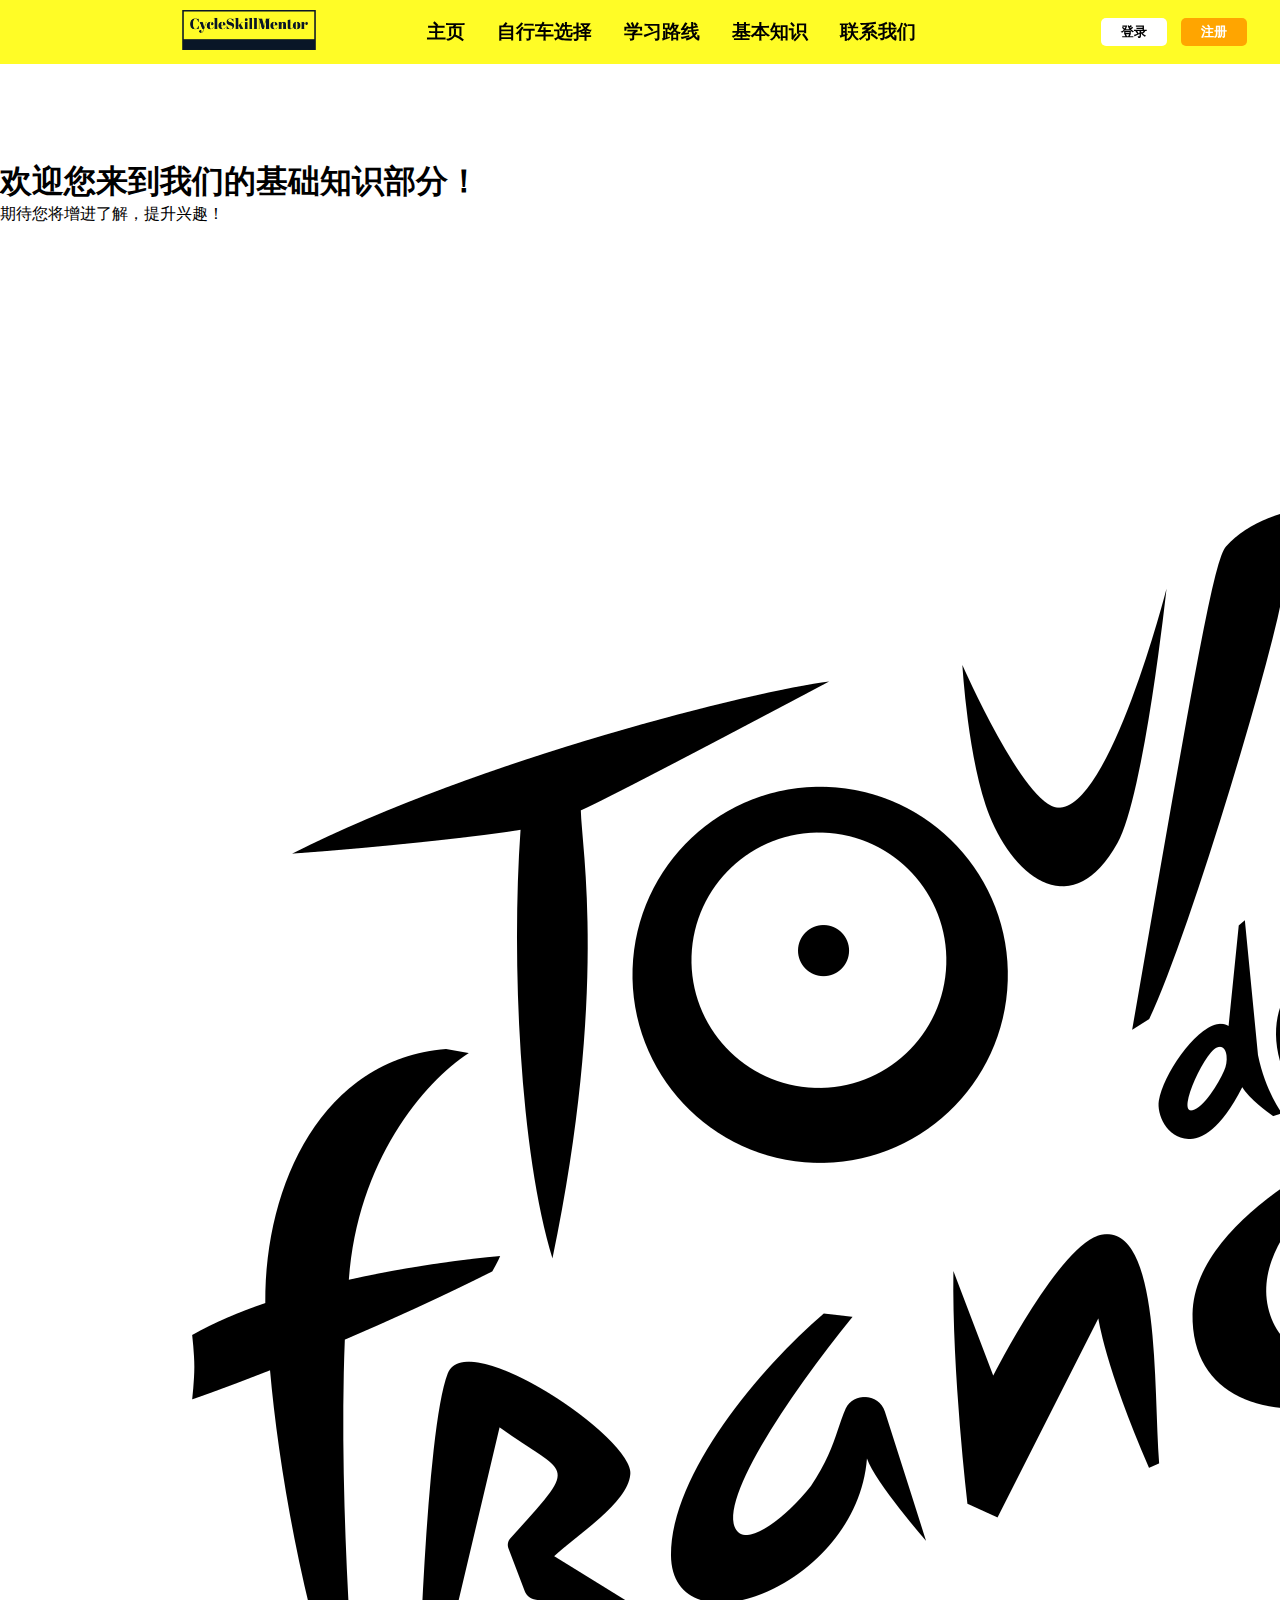
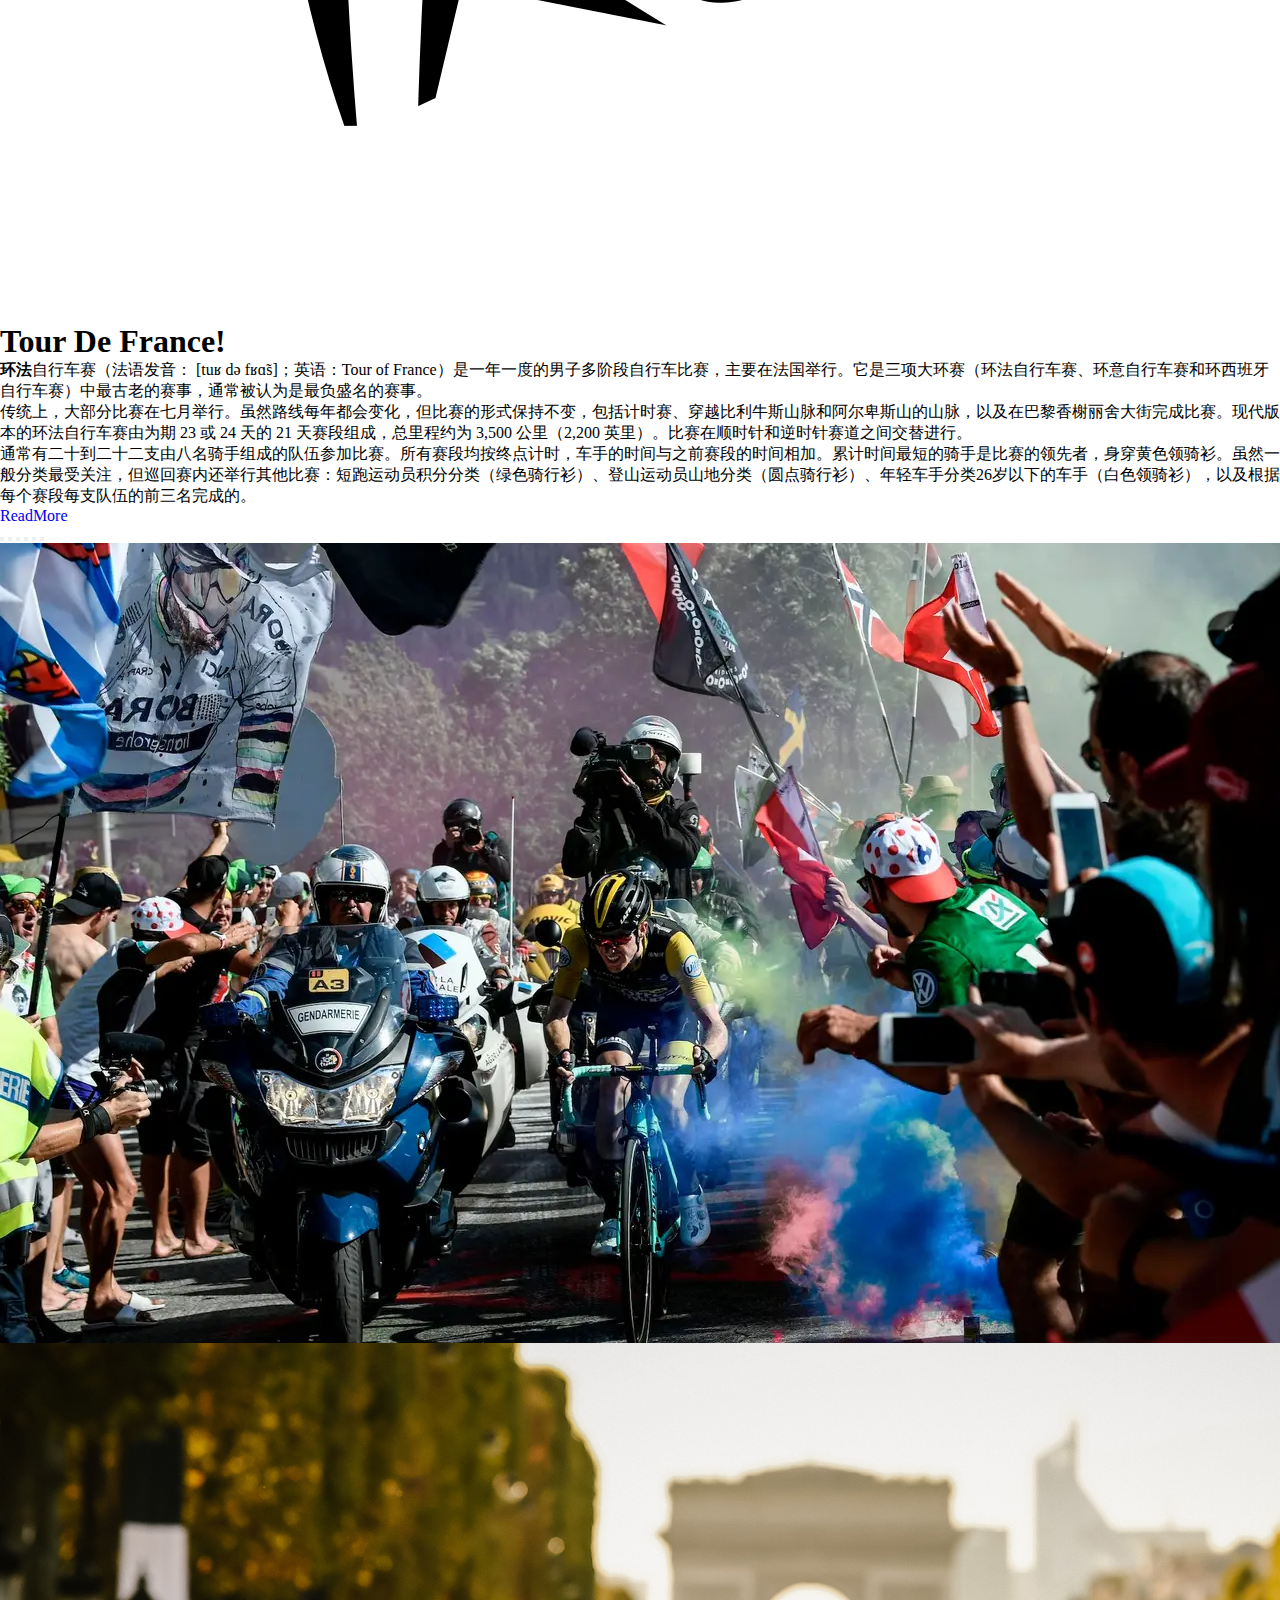
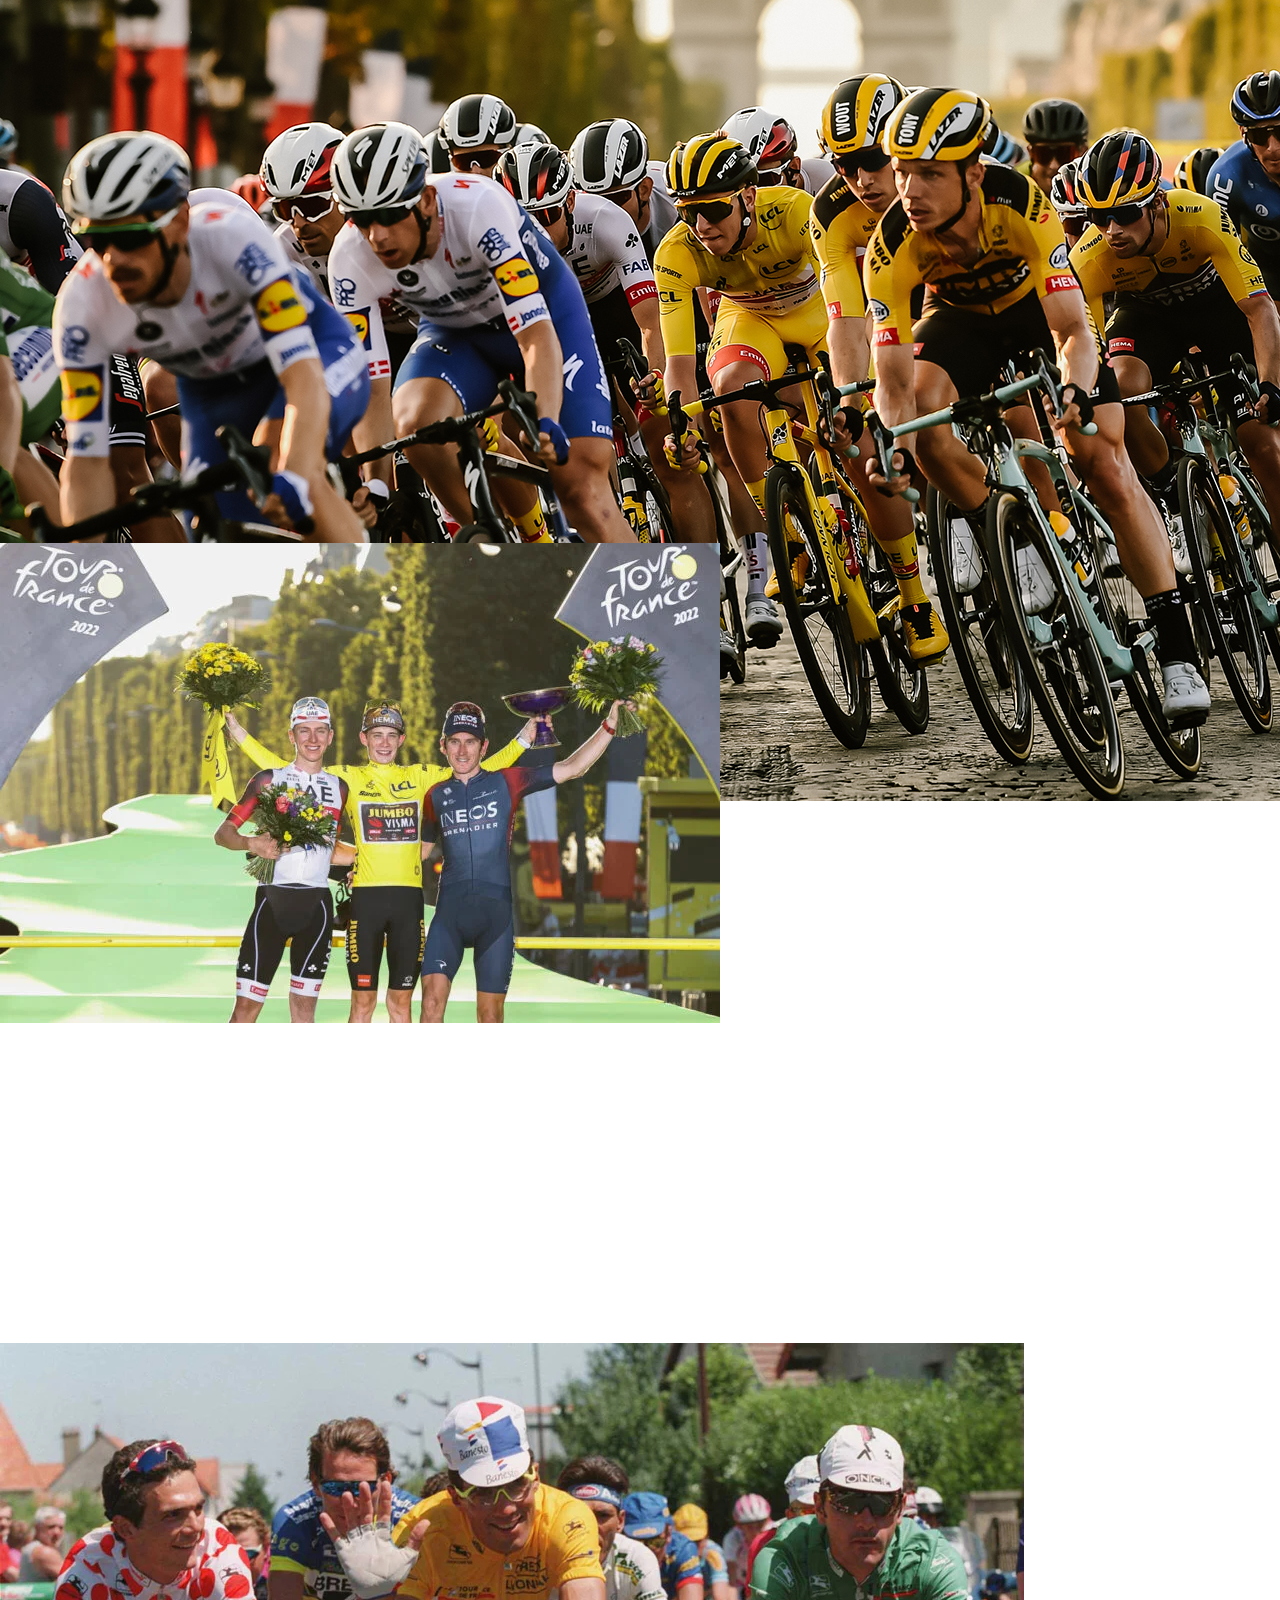
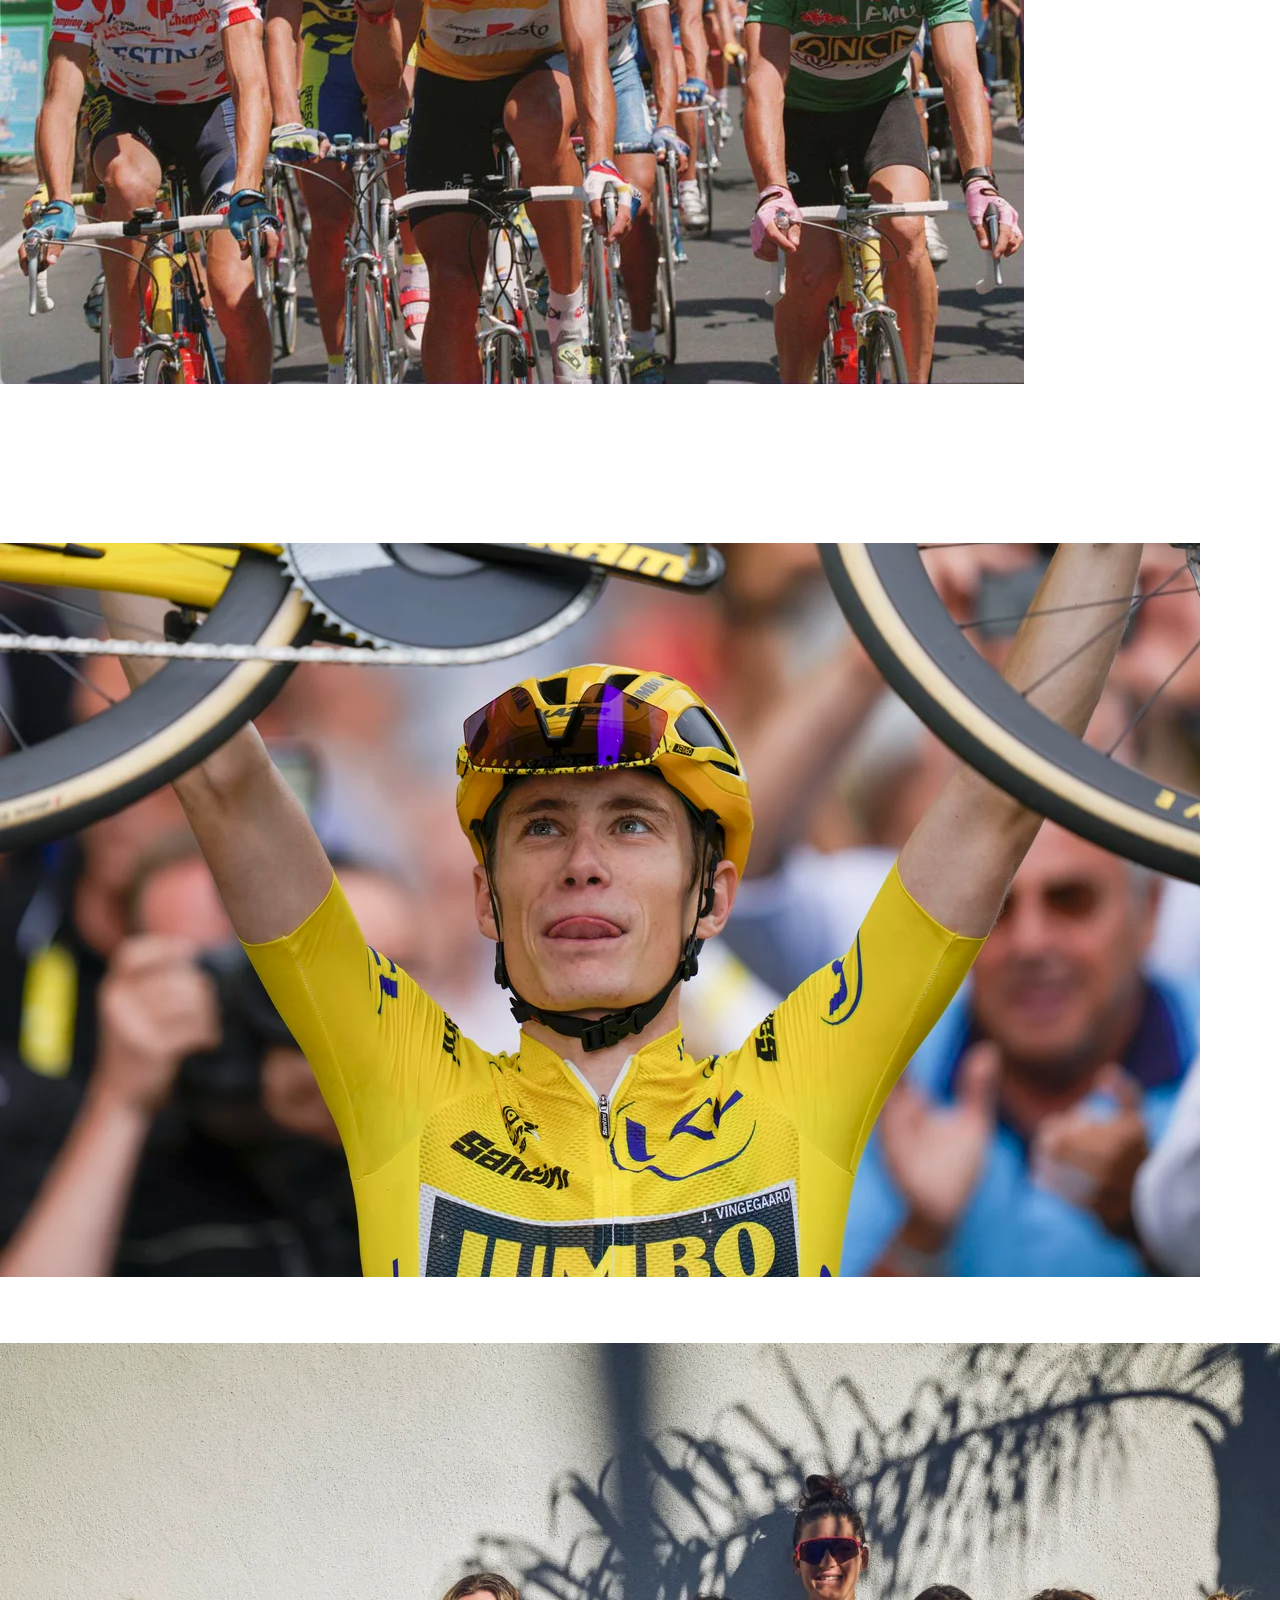
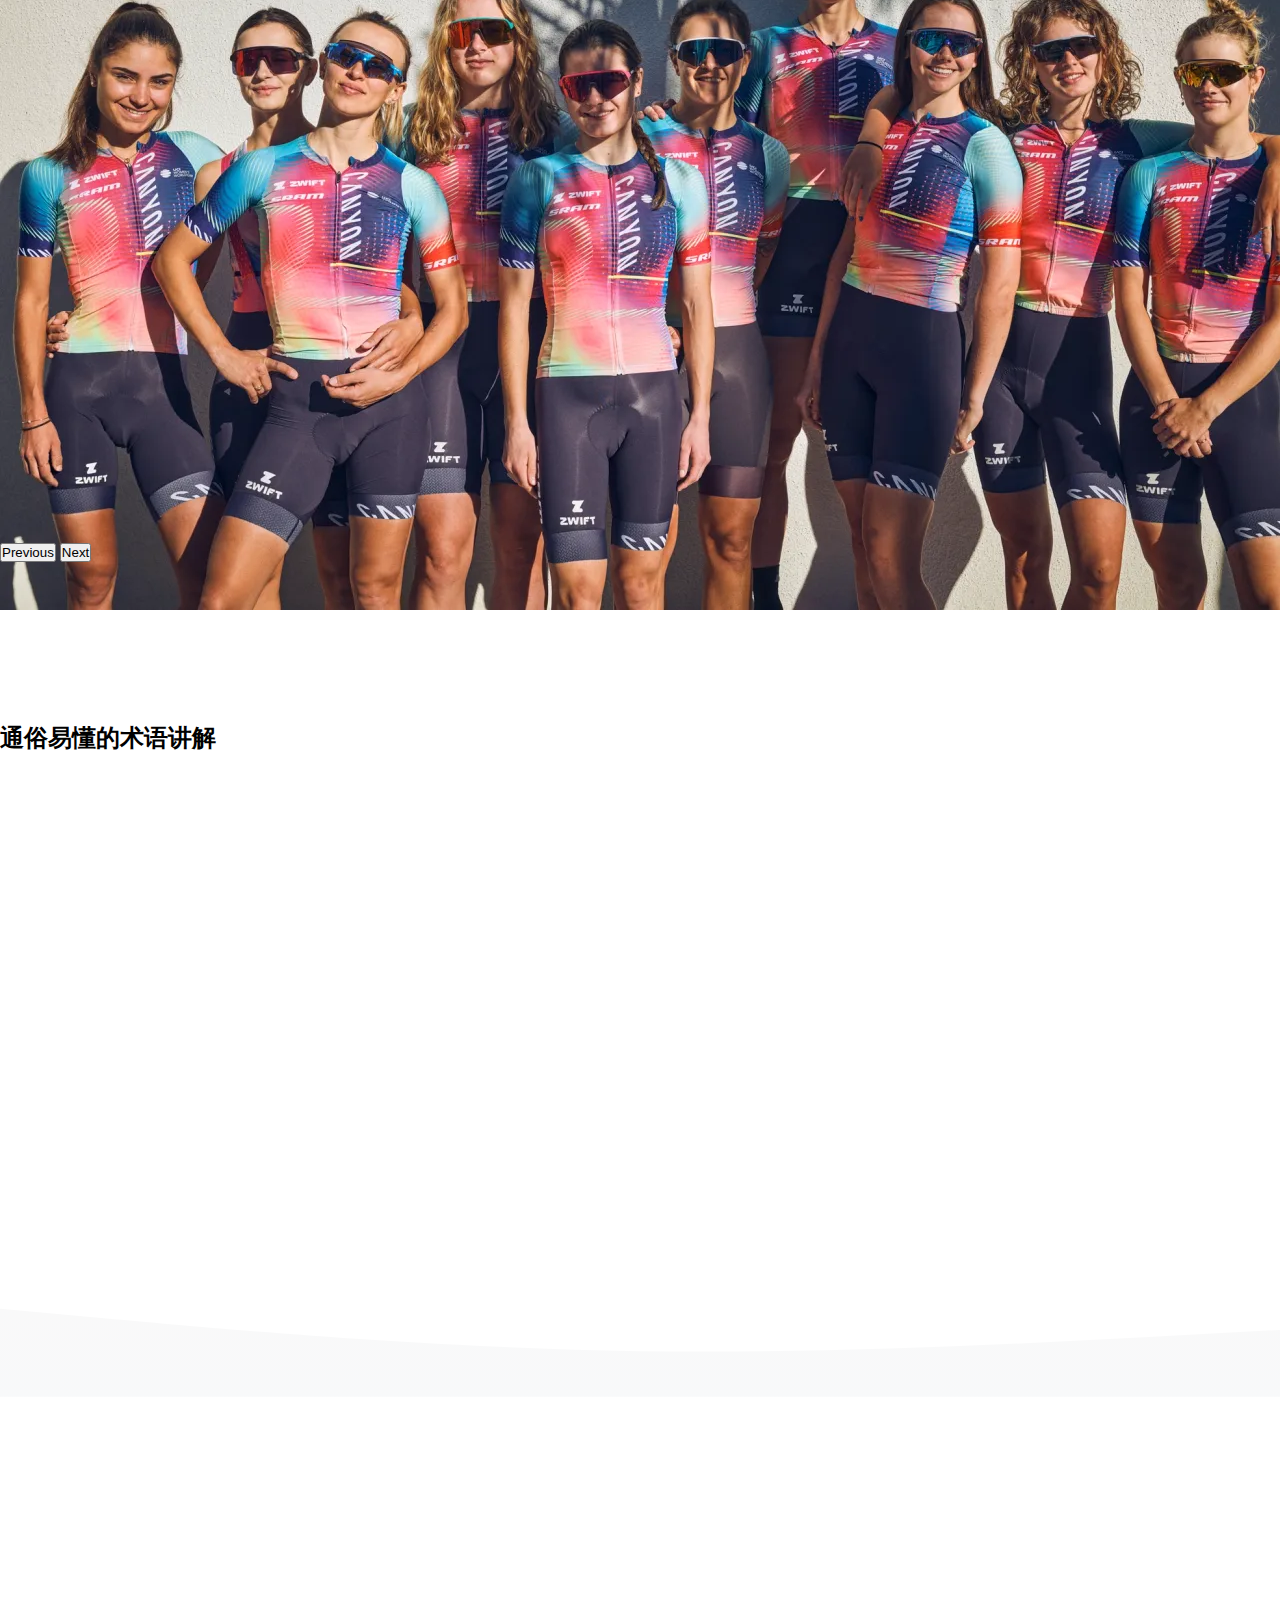
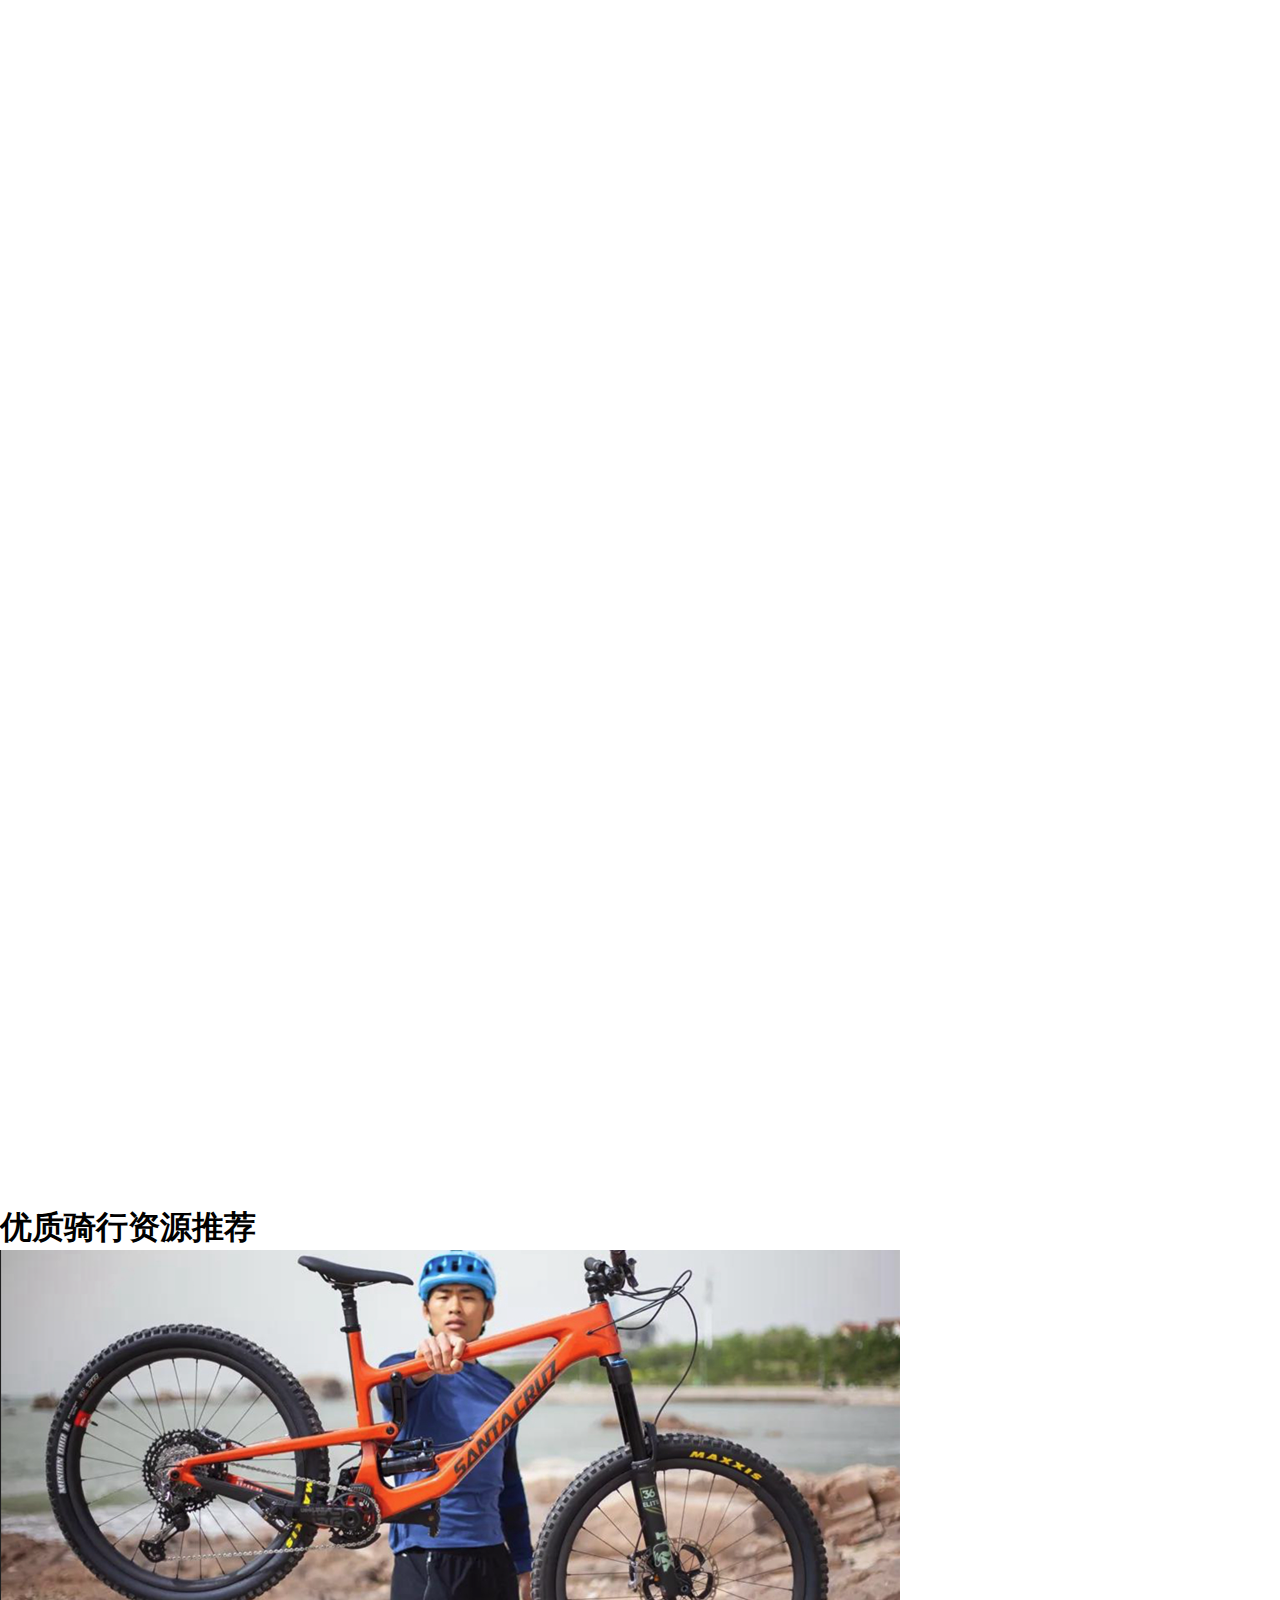
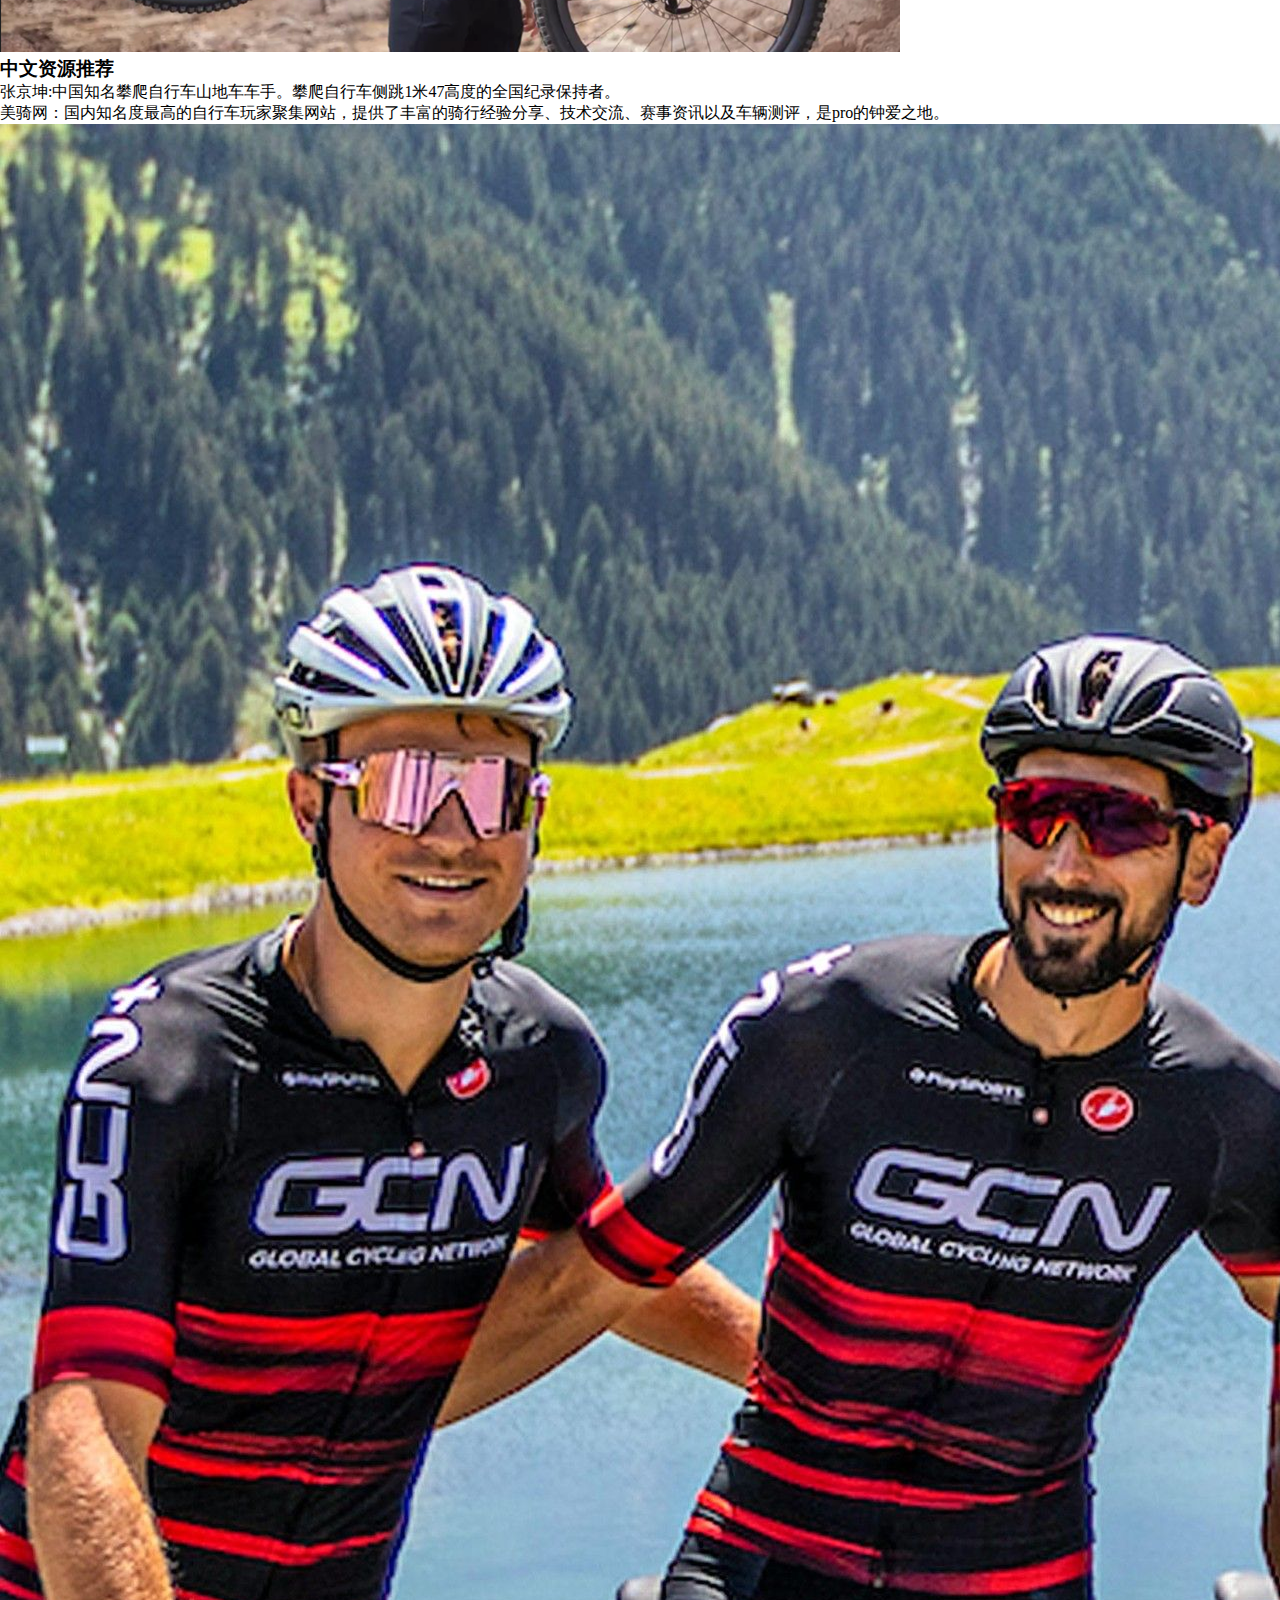
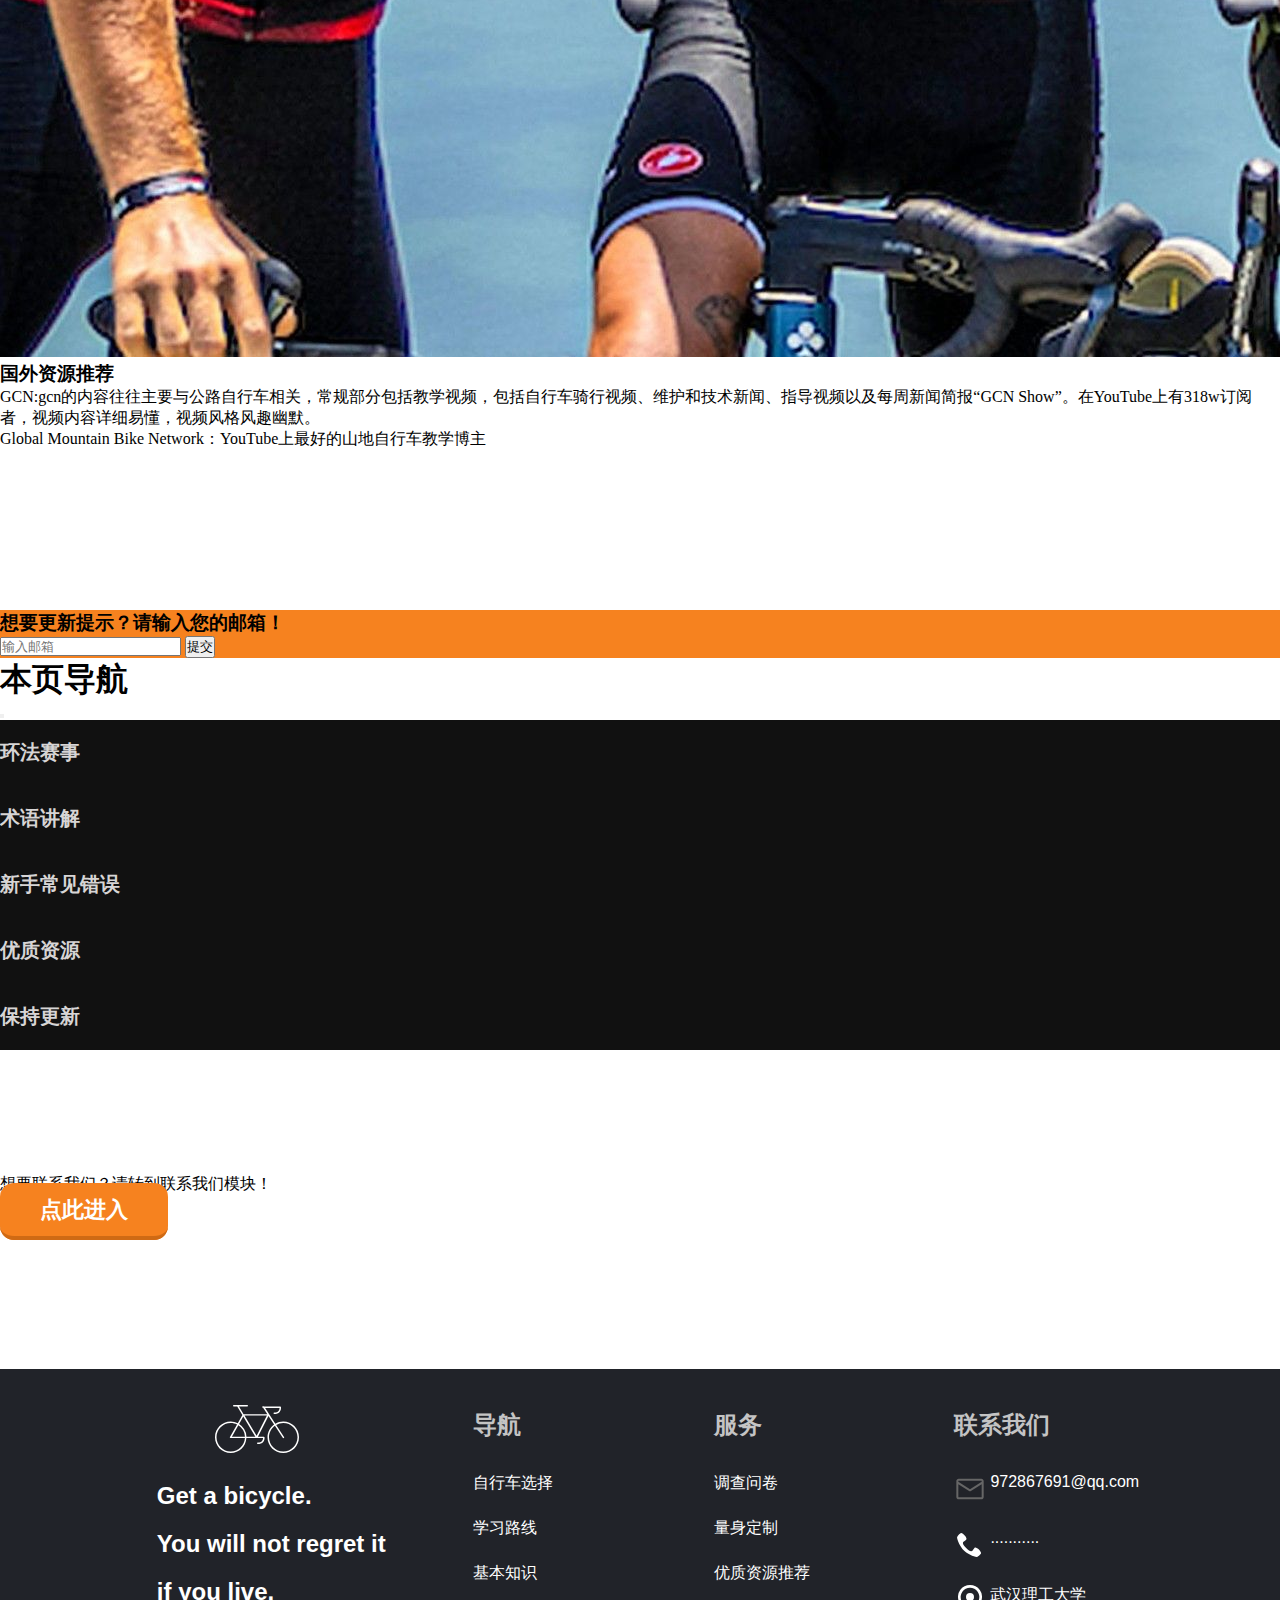
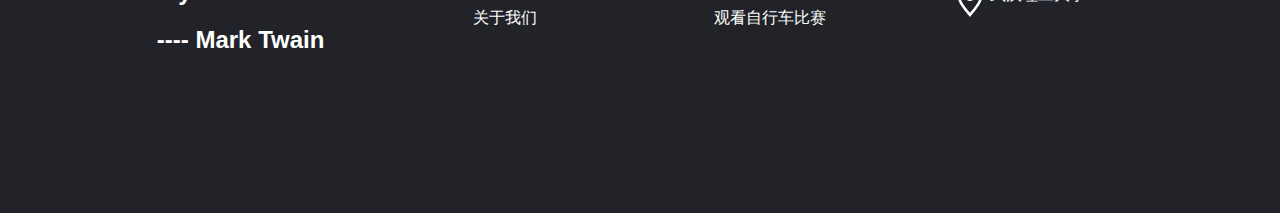
<file: basicKnowledge.html>
<!DOCTYPE html>
<html>
  <head>
    <meta charset="utf-8">
    <meta name="viewport" content="width=device-width, initial-scale=1">
    <link rel="stylesheet" href="style/basicKnowledge.css">
    <link rel="stylesheet" href="style/homepage-style.css">
    <link rel="stylesheet" href="style/try.css">
    <link rel="stylesheet" href="style/sidebar.css">
    <script defer src="js/app.js"></script>
    <script src="js/jquery-3.7.1.min.js"></script>
    <link href="https://cdn.jsdelivr.net/npm/bootstrap@5.3.2/dist/css/bootstrap.min.css" rel="stylesheet" integrity="sha384-T3c6CoIi6uLrA9TneNEoa7RxnatzjcDSCmG1MXxSR1GAsXEV/Dwwykc2MPK8M2HN" crossorigin="anonymous">
    <link rel="stylesheet" href="https://cdn.jsdelivr.net/npm/bootstrap-icons@1.11.1/font/bootstrap-icons.css" integrity="sha384-4LISF5TTJX/fLmGSxO53rV4miRxdg84mZsxmO8Rx5jGtp/LbrixFETvWa5a6sESd" crossorigin="anonymous">
  
  </head>

  <body>

    <header>
      <div class="logo"><img src="images/cycleskillmentor-high-resolution-logo-transparent.png"></div>
      <input type="checkbox" id='nav-toggle' class="nav-toggle">
      <nav>
        <ul>
          <li><a href="index.html">主页</a></li>
          <li><a href="bikeSelect.html">自行车选择</a></li>
          <li><a href="studyMap.html">学习路线</a></li>
          <li><a href="basicKnowledge.html">基本知识</a></li>
          <li><a href="contactUs.html">联系我们</a></li>
        </ul>
      </nav>
      <label for="nav-toggle" class='nav-toggle-label'>
        <span></span>
      </label>
      <div class='sign-container'>
        <a href="signPage.html"><button class='sign-in-button'>登录</button></a>

        <a href="signPage.html"><button class='sign-up-button'>注册</button></a>
      </div>
    </header>



    <section id="intro" style="margin-top:10rem;">
      <div class="container-lg text-center">
        <h1 class="text-warning display-2">欢迎您来到我们的基础知识部分！</h1>
        <p class="lead text-muted mb-4">期待您将增进了解，提升兴趣！</p>
      </div>
    </section>
    <!--环法赛事介绍以及观看比赛的渠道-->

    <section id="huanfa" style="margin-top:5rem;">
      <div class="container-lg">
        <div class="row align-items-center justify-content-between">
          <div class="col-md fade-in2">
            <img src="images/Tour_de_France_logo_since_2019.svg.png" class='img-fluid'alt="">
          </div>

          <div class="col-md p-5">
            <h1>Tour De France!</h2>
            <p class="lead text-muted lh-lg"><strong>环法</strong>自行车赛（法语发音： [tuʁ də fʁɑ̃s]；英语：Tour of France）是一年一度的男子多阶段自行车比赛，主要在法国举行。它是三项大环赛（环法自行车赛、环意自行车赛和环西班牙自行车赛）中最古老的赛事，通常被认为是最负盛名的赛事。</p>
            <p class="lead text-muted lh-lg">传统上，大部分比赛在七月举行。虽然路线每年都会变化，但比赛的形式保持不变，包括计时赛、穿越比利牛斯山脉和阿尔卑斯山的山脉，以及在巴黎香榭丽舍大街完成比赛。现代版本的环法自行车赛由为期 23 或 24 天的 21 天赛段组成，总里程约为 3,500 公里（2,200 英里）。比赛在顺时针和逆时针赛道之间交替进行。</p>
            <p class="lead text-muted lh-lg">通常有二十到二十二支由八名骑手组成的队伍参加比赛。所有赛段均按终点计时，车手的时间与之前赛段的时间相加。累计时间最短的骑手是比赛的领先者，身穿黄色领骑衫。虽然一般分类最受关注，但巡回赛内还举行其他比赛：短跑运动员积分分类（绿色骑行衫）、登山运动员山地分类（圆点骑行衫）、年轻车手分类26岁以下的车手（白色领骑衫），以及根据每个赛段每支队伍的前三名完成的。</p>
            <a href="https://www.letour.fr/en/" class="btn btn-light mt-3">
              <i class="bi bi-chevron-right"></i>ReadMore
            </a>

          </div>
        </div>
      </div>
    </section>



    <div id="carouselExampleAutoplaying" class="carousel slide carousel-fade" data-bs-ride="carousel">
      <div class="carousel-indicators">
        <button type="button" data-bs-target="#carouselExampleAutoplaying" data-bs-slide-to="0" class="active" aria-current="true" aria-label="Slide 1"></button>
        <button type="button" data-bs-target="#carouselExampleAutoplaying" data-bs-slide-to="1" aria-label="Slide 2"></button>
        <button type="button" data-bs-target="#carouselExampleAutoplaying" data-bs-slide-to="2" aria-label="Slide 3"></button>
        <button type="button" data-bs-target="#carouselExampleAutoplaying" data-bs-slide-to="3" aria-label="Slide 4"></button>
        <button type="button" data-bs-target="#carouselExampleAutoplaying" data-bs-slide-to="4" aria-label="Slide 5"></button>
        <button type="button" data-bs-target="#carouselExampleAutoplaying" data-bs-slide-to="5" aria-label="Slide 6"></button>
      </div>

      <div class="carousel-inner">
        <div class="carousel-item active" data-bs-interval="3000" >
          <img src="images/huanfa/huanfa1.png" class="d-block w-100" alt="...">
        </div>
        <div class="carousel-item" data-bs-interval="3000">
          <img src="images/huanfa/huanfa2.jpg" class="d-block w-100" alt="...">
        </div>
        <div class="carousel-item" data-bs-interval="3000">
          <img src="images/huanfa/huanfa3.png" class="d-block w-100" alt="...">
        </div>
        <div class="carousel-item" data-bs-interval="3000">
          <img src="images/huanfa/huanfa4.png" class="d-block w-100" alt="...">
        </div>
        <div class="carousel-item" data-bs-interval="3000">
          <img src="images/huanfa/huanfa5.png" class="d-block w-100" alt="...">
        </div>
        <div class="carousel-item" data-bs-interval="3000">
          <img src="images/huanfa/huanfa6.png" class="d-block w-100" alt="...">
        </div>

      </div>
      <button class="carousel-control-prev" type="button" data-bs-target="#carouselExampleAutoplaying" data-bs-slide="prev">
        <span class="carousel-control-prev-icon" aria-hidden="true"></span>
        <span class="visually-hidden">Previous</span>
      </button>
      <button class="carousel-control-next" type="button" data-bs-target="#carouselExampleAutoplaying" data-bs-slide="next">
        <span class="carousel-control-next-icon" aria-hidden="true"></span>
        <span class="visually-hidden">Next</span>
      </button>
    </div>

 
    <!--通俗易懂的术语讲解-->
    <section id="terms" style="margin-top:10rem;">
      <div class="container-lg">

   

        <div class="row justify-content-center g-5">

          <div class="col-md-5">
            <h2 class="fw-bold mb-3">通俗易懂的术语讲解</h1>
            <p class="text-muted lh-lg fade-in2">当我们涉足新领域时，术语可能让人感到困扰。让我们一同探索骑行的世界，通过简洁易懂的术语解释，为您揭示骑行的奥妙，让您轻松驾驭自行车之旅。</p>
            <h3 class="fw-bold fs-5 fade-in2">兔子</h3>
            <p class="text-muted lh-lg fade-in2">一支队伍中最灵活多变的角色，有时候需要冲出大集团重围，有时候需要获取一些更多的赛段积分，有时候需要控制节奏，扰乱对手计划，耗尽对手体力。一般由队伍中体力比较好的人来担任。</p>

            <h3 class="fw-bold fs-5 fade-in2">主将</h3>
            <p class="text-muted lh-lg fade-in2">一支队伍中以最快速度冲过终点线的核心，队伍里所有的队员都是为他配合。</p>

            <h3 class="fw-bold fs-5 fade-in2">破风手</h3>
            <p class="text-muted lh-lg fade-in2">我们都知道自行车在骑行过程中，正面承受了很大的阻力，速度越快阻力越大，破风手的职责就是骑在最前面挡住迎面而来的风阻，为后面的队员节省更多的体力，可以更快的冲过终点线。</p>

            <h3 class="fw-bold fs-5 fade-in2">黄杉</h3>
            <p class="text-muted lh-lg fade-in2">在环法等一些自行车比赛中，我们常常看到大集团中有一名骑手穿的黄色的骑行服，这个代表着目前这个比赛中速度最快的人。在环意比赛中，最快的骑手穿的是粉色的骑行服。</p>



          </div>
          <div class="col-md-5 mt-md-5 pt-md-5">
            <h3 class="fw-bold fs-5 mt-md-0 pt-md-0 fade-in2">绿衫</h3>
            <p class="text-muted lh-lg fade-in2">行车比赛中，并不是仅仅只比谁骑得快，在冲刺和爬坡中表现优异的骑手同样值得被尊重，一场比赛中会设置多个赛段，比如平路的冲刺赛段，以及山地的爬坡赛段，经过赛段终点的名次可以获得相应的积分，冲刺赛段积分最高的骑手可以穿着绿衫。</p>

            <h3 class="fw-bold fs-5 fade-in2">圆点衫</h3>
            <p class="text-muted lh-lg fade-in2">在爬坡赛段中，取得爬坡积分最高的人，可以穿着白色底，红色圆点的骑行服。</p>

            <h3 class="fw-bold fs-5 fade-in2">白衫</h3>
            <p class="text-muted lh-lg fade-in2">在第一年参加环法比赛的新手骑手中，成绩最好的骑手可以穿着白色的骑行服。</p>

            <h3 class="fw-bold fs-5 fade-in2">Fitting</h3>
            <p class="text-muted lh-lg fade-in2">中文名也可以叫做飞艇通过一些仪器，测量出来你身体的一些数据，比如臂长，腿长等等。 根据你的数据，定制出来专门符合你身体数据的车架尺寸。从而可以让你骑行更加舒适，更高效的输出功率，同时避免运动损伤。在一二线城市的比较大的车店，都会提供这项服务。但是此项费用相对较高。</p>

            <h3 class="fw-bold fs-5 fade-in2">自行车系统</h3>
            <p class="text-muted lh-lg fade-in2">车架系统（把横，把立，避震前叉，车架）

              轮组（外胎，内胎，车圈，辐条，花鼓） 花鼓的作用是支撑轮胎，传递动力。
              
              刹车系统（制手，油管，碟片，夹器，夹器夹在了碟片上）。
              
              传动系统（曲柄，脚踏，牙盘，链条，后飞轮，后变速器）让车能够运行</p>
          </div>
        </div>
      </div>

     



    </section>
    <!--新手可能犯的常见错误-->
    <svg id="wave" style="transform:rotate(0deg); transition: 0.3s" viewBox="0 0 1440 110" version="1.1" xmlns="http://www.w3.org/2000/svg"><defs><linearGradient id="sw-gradient-0" x1="0" x2="0" y1="1" y2="0"><stop stop-color="rgba(248, 249, 250, 1)" offset="0%"></stop><stop stop-color="rgba(248.525, 248.525, 248.525, 1)" offset="100%"></stop></linearGradient></defs><path style="transform:translate(0, 0px); opacity:1" fill="url(#sw-gradient-0)" d="M0,11L120,22C240,33,480,55,720,58.7C960,62,1200,48,1440,34.8C1680,22,1920,11,2160,11C2400,11,2640,22,2880,29.3C3120,37,3360,40,3600,51.3C3840,62,4080,81,4320,89.8C4560,99,4800,99,5040,91.7C5280,84,5520,70,5760,69.7C6000,70,6240,84,6480,91.7C6720,99,6960,99,7200,84.3C7440,70,7680,40,7920,27.5C8160,15,8400,18,8640,31.2C8880,44,9120,66,9360,64.2C9600,62,9840,37,10080,25.7C10320,15,10560,18,10800,16.5C11040,15,11280,7,11520,14.7C11760,22,12000,44,12240,45.8C12480,48,12720,29,12960,22C13200,15,13440,18,13680,27.5C13920,37,14160,51,14400,64.2C14640,77,14880,88,15120,88C15360,88,15600,77,15840,67.8C16080,59,16320,51,16560,49.5C16800,48,17040,51,17160,53.2L17280,55L17280,110L17160,110C17040,110,16800,110,16560,110C16320,110,16080,110,15840,110C15600,110,15360,110,15120,110C14880,110,14640,110,14400,110C14160,110,13920,110,13680,110C13440,110,13200,110,12960,110C12720,110,12480,110,12240,110C12000,110,11760,110,11520,110C11280,110,11040,110,10800,110C10560,110,10320,110,10080,110C9840,110,9600,110,9360,110C9120,110,8880,110,8640,110C8400,110,8160,110,7920,110C7680,110,7440,110,7200,110C6960,110,6720,110,6480,110C6240,110,6000,110,5760,110C5520,110,5280,110,5040,110C4800,110,4560,110,4320,110C4080,110,3840,110,3600,110C3360,110,3120,110,2880,110C2640,110,2400,110,2160,110C1920,110,1680,110,1440,110C1200,110,960,110,720,110C480,110,240,110,120,110L0,110Z"></path></svg>
    <section id="mistakes" class="bg-light hidden" >
      <div class="container-lg">
        <div class="row justify-content-center g-5 align-items-center">
          <div class="col-lg-5">
            <h1 class="custom-border  ">新手可能犯的常见<span class="fw-bold text-warning">错误</span></h1>
            <p class="text-muted lead fw-bold"><i class="bi bi-dot"></i>出门忘带尾灯</p>
            <p class="text-muted lead fw-bold"><i class="bi bi-dot"></i>不注意控车能力，不能单手骑行</p>
            <p class="text-muted lead fw-bold"><i class="bi bi-dot"></i>骑行的时候太过紧张，肩膀和核心不够放松</p>
            <p class="text-muted lead fw-bold"><i class="bi bi-dot"></i>转弯的时候不注重技巧</p>
            <p class="text-muted lead fw-bold"><i class="bi bi-dot"></i>不注重能量补充，骑行很疲劳</p>
            <p class="text-muted lead fw-bold"><i class="bi bi-dot"></i>不注重车辆的保养</p>
            <p class="text-muted lead fw-bold"><i class="bi bi-dot"></i>不注意安全，不佩戴头盔</p>
            <p class="text-muted lead fw-bold"><i class="bi bi-dot"></i>不注意骑行的姿势</p>
          </div>
          <div class=" col-lg-6 ">
            <figure class="figure">
              <img src="images/beginner.jpg" class="figure-img img-fluid rounded-4" >
              <figcaption class="figure-caption text-center fw-bold ">安全正确地骑行</figcaption>
            </figure>
          </div>
        </div>
      </div>

    </section>    

    <!--其他优质资源-->
    <section id="sources" style="margin-top:8rem;">
      <div class="container-lg">
        <h1 class="text-center mb-5">优质骑行资源推荐</h1>
        <div class="row justify-content-center g-4">
          <div class="col-5">
            <div class="card">
              <img src="images/kunge.png" class="card-img-top" alt="...">
              <div class="card-body">
                <h3 class="card-title">中文资源推荐</h3>
                <p class="card-text text-muted "><i class="bi bi-1-circle"></i><span class="lead fw-bold">张京坤:</span>中国知名攀爬自行车山地车车手。攀爬自行车侧跳1米47高度的全国纪录保持者。</p>
                <!-- <a href="#" class="btn btn-lg btn-outline-primary">坤哥教你骑</a> -->
                <p class="card-text text-muted"><i class="bi bi-2-circle"></i><span class="lead fw-bold">美骑网：</span>国内知名度最高的自行车玩家聚集网站，提供了丰富的骑行经验分享、技术交流、赛事资讯以及车辆测评，是pro的钟爱之地。</p>
                <!-- <a href="#" class="btn btn-lg btn-outline-primary">新手技术</a> -->
              </div>
            </div>
            
          </div>
          <div class="col-5">
            <div class="card">
              <img src="images/gcn.jpg" class="card-img-top" alt="...">
              <div class="card-body">
                <h3 class="card-title">国外资源推荐</h3>
                <p class="card-text text-muted "><i class="bi bi-1-circle"></i><span class="lead fw-bold">GCN:</span>gcn的内容往往主要与公路自行车相关，常规部分包括教学视频，包括自行车骑行视频、维护和技术新闻、指导视频以及每周新闻简报“GCN Show”。在YouTube上有318w订阅者，视频内容详细易懂，视频风格风趣幽默。</p>
                <p class="card-text text-muted "><i class="bi bi-2-circle"></i><span class="lead fw-bold">Global Mountain Bike Network：</span>YouTube上最好的山地自行车教学博主</p>
              </div>
            </div>
          </div>

        </div>
      </div>
    </section>


    <section id='updates'class="orange text-light p-5 " style="margin-top:10rem;">
      <div class="container">
        <div class="d-md-flex justify-content-between align-items-center">
          <h3 class="mb-3 mb-md-0 fw-bold" >想要更新提示？请输入您的邮箱！</h3>

          <div class="input-group news-input">
            <input type="text" class="form-control" placeholder="输入邮箱" >
            <button class="btn btn-dark btn-lg" type="button" ">提交</button>
          </div>
        </div>
      </div>
    </section>

    <button id='scrollBtn' class="btn btn-primary scroll-btn" type="button" data-bs-toggle="offcanvas" data-bs-target="#offcanvasScrolling" aria-controls="offcanvasScrolling">本页导航</button>

    <div class="offcanvas offcanvas-start" data-bs-scroll="true" data-bs-backdrop="false" tabindex="-1" id="offcanvasScrolling" aria-labelledby="offcanvasScrollingLabel">
      <div class="offcanvas-header text-center">
        <h1 class="offcanvas-title  fw-bold" id="offcanvasScrollingLabel">本页导航</h1>
        <button type="button" class="btn-close" data-bs-dismiss="offcanvas" aria-label="Close"></button>
      </div>
      <div class="offcanvas-body sidebar">
        <ul>
          <li><a href="#huanfa">环法赛事</a></li>
          <li><a href="#terms">术语讲解</a></li>
          <li><a href="#mistakes">新手常见错误</a></li>
          <li><a href="#sources">优质资源</a></li>
          <li><a href="#updates">保持更新</a></li>
        </ul>
      </div>
    </div>
  
  
    <section style="margin-top:5rem;position: relative;" >
      <div class="container-lg text-center">
        <h1 class="fw-bold mb-4 fade-in">恭喜您再次增进了对自行车的了解！真心祝贺您！</h1>
        <p class="lead mb-4">想要联系我们？请转到联系我们模块！</p>
        <a href='contactUs.html' class="check-button">点此进入</a>
        <a href="#" class="position-absolute bottom-0 end-0 p-5">
          <i class="bi bi-arrow-up-circle h1"></i>
        </a>
      </div>
    </section>


    <footer>
      <div class="footer-container">
        <div class="footer-left">
          <svg t="1702467978411" class="icon" viewBox="0 0 1792 1024" version="1.1" xmlns="http://www.w3.org/2000/svg" p-id="4447" width="200" height="200"><path d="M1456 352c-61.568 0-119.136 16.928-168.832 45.952L1069.536 64h307.168c-0.416 15.936-4.128 42.592-22.368 63.552C1335.552 149.088 1305.184 160 1264 160a16 16 0 0 0 0 32c50.848 0 89.344-14.592 114.432-43.392 37.216-42.752 29.76-100.352 29.408-102.784A16 16 0 0 0 1392 32h-352a15.936 15.936 0 1 0-13.376 24.768l90.592 139.008H609.536L510.88 32H688a16 16 0 0 0 0-32h-288a16 16 0 0 0 0 32h74.048c0.32 0.736 0.384 1.536 0.8 2.24l109.184 181.184-97.728 172.48A333.76 333.76 0 0 0 336 352C150.72 352 0 502.72 0 688S150.72 1024 336 1024c178.816 0 325.024-140.512 333.44-320H1024c0.928 18.528-3.072 43.776-20.608 63.648C984.448 789.12 953.696 800 912 800a16 16 0 0 0 0 32c51.456 0 90.368-14.624 115.648-43.456 36.544-41.728 29.664-97.152 29.376-99.488a16 16 0 0 0-15.872-13.92h-125.696l225.504-442.88 119.36 183.168C1175.52 476.448 1120 575.744 1120 688 1120 873.28 1270.72 1024 1456 1024S1792 873.28 1792 688 1641.28 352 1456 352zM1107.36 224l-219.136 434.176L628.832 224h478.528z m-504.384 22.88l258.08 428.256H671.36a335.584 335.584 0 0 0-157.184-271.488l88.8-156.768z m36.384 428.256h-279.008l138.048-243.68a303.776 303.776 0 0 1 140.96 243.68zM336 992C168.384 992 32 855.616 32 688S168.384 384 336 384c48.32 0 93.888 11.648 134.528 31.776l-151.552 267.456a15.936 15.936 0 0 0 0.096 15.936c2.848 4.896 8.128 7.936 13.824 4.8h306.144C629.088 865.824 497.184 992 336 992z m1120 0c-167.616 0-304-136.384-304-304 0-101.024 49.728-190.464 125.824-245.76l167.904 257.632a16.064 16.064 0 0 0 22.144 4.672 16.064 16.064 0 0 0 4.672-22.144l-167.904-257.632A301.504 301.504 0 0 1 1456 384c167.616 0 304 136.384 304 304S1623.616 992 1456 992z" fill="#ffffff" p-id="4448"></path></svg>
          <h2>Get a bicycle. <br>You will not regret it <br>if you live.</h2>
          <h2>----  Mark Twain</h2>
        </div>
        
        <div class="footer-heading footer-1">
          <h2>导航</h2>
          <a href="bikeSelect.html">自行车选择</a>
          <a href="studyMap.html">学习路线</a>
          <a href="basicKnowledge.html">基本知识</a>
          <a href="contactUs.html">关于我们</a>        
        </div>
  
        <div class="footer-heading footer-2">
          <h2>服务</h2>
          <a href="bikeSelect.html">调查问卷</a>
          <a href="studyMap.html">量身定制</a>
          <a href="basicKnowledge.html#sources">优质资源推荐</a>
          <a href="https://video.zhibo.tv/">观看自行车比赛</a>        
        </div>
  
        <div class="footer-heading footer-3">
          <h2>联系我们</h2>
          <div><svg t="1702468333958" class="icon" viewBox="0 0 1024 1024" version="1.1" xmlns="http://www.w3.org/2000/svg" p-id="7434" width="200" height="200"><path d="M874.666667 181.333333H149.333333c-40.533333 0-74.666667 34.133333-74.666666 74.666667v512c0 40.533333 34.133333 74.666667 74.666666 74.666667h725.333334c40.533333 0 74.666667-34.133333 74.666666-74.666667V256c0-40.533333-34.133333-74.666667-74.666666-74.666667z m-725.333334 64h725.333334c6.4 0 10.666667 4.266667 10.666666 10.666667v25.6L512 516.266667l-373.333333-234.666667V256c0-6.4 4.266667-10.666667 10.666666-10.666667z m725.333334 533.333334H149.333333c-6.4 0-10.666667-4.266667-10.666666-10.666667V356.266667l356.266666 224c4.266667 4.266667 10.666667 4.266667 17.066667 4.266666s12.8-2.133333 17.066667-4.266666l356.266666-224V768c0 6.4-4.266667 10.666667-10.666666 10.666667z" fill="#666666" p-id="7435"></path></svg> 972867691@qq.com</div>
          <div><svg t="1702468363442" class="icon" viewBox="0 0 1024 1024" version="1.1" xmlns="http://www.w3.org/2000/svg" p-id="8433" width="200" height="200"><path d="M732.096 896c-105.696 0-319.968-109.088-422.784-212.32-102.784-103.264-211.392-318.496-211.392-424.64C97.92 259.04 178.912 128 231.776 128s211.392 159.232 158.528 212.352c-52.864 53.056-105.696 53.056-105.696 106.144s52.832 106.144 105.696 159.232c52.832 53.088 105.696 106.144 158.528 106.144 52.864 0 52.864-53.056 105.696-106.144 52.832-53.088 211.392 106.144 211.392 159.232 0 53.088-133.824 131.04-133.824 131.04z" fill="#ffffff" p-id="8434"></path></svg> ...........</div>
          <div><svg t="1702468450413" class="icon" viewBox="0 0 1024 1024" version="1.1" xmlns="http://www.w3.org/2000/svg" p-id="9454" width="200" height="200"><path d="M793.088 485.248a298.688 298.688 0 1 0-562.432-0.64C257.92 560.64 352.448 698.496 512 891.328c159.232-192.64 253.76-330.176 281.088-406.08zM512 1024c-205.76-241.472-326.272-411.712-361.664-510.72a384 384 0 1 1 723.072 0.832C837.76 612.928 717.312 782.848 512 1024.064z m0-512a128 128 0 1 0 0-256 128 128 0 0 0 0 256z" fill="#ffffff" p-id="9455"></path></svg>武汉理工大学</div>
        </div>  
      </div>

      
    </footer>

    <script src="https://cdn.jsdelivr.net/npm/bootstrap@5.3.2/dist/js/bootstrap.bundle.min.js" integrity="sha384-C6RzsynM9kWDrMNeT87bh95OGNyZPhcTNXj1NW7RuBCsyN/o0jlpcV8Qyq46cDfL" crossorigin="anonymous"></script>
    <script>
      const myCarouselElement = document.querySelector('#myCarousel')

      const carousel = new bootstrap.Carousel(myCarouselElement, {
        interval: 2000,
        touch: false
      })
    </script>
    <script>
      $(document).ready(function(){
        var triggerHeight = $(window).height();
        $(window).scroll(function(){
          if ($(this).scrollTop() > triggerHeight) {
            $('#scrollBtn').fadeIn();
          } else {
            $('#scrollBtn').fadeOut();
          }
        });
      });
    </script>
  </body>
</html>
</file>
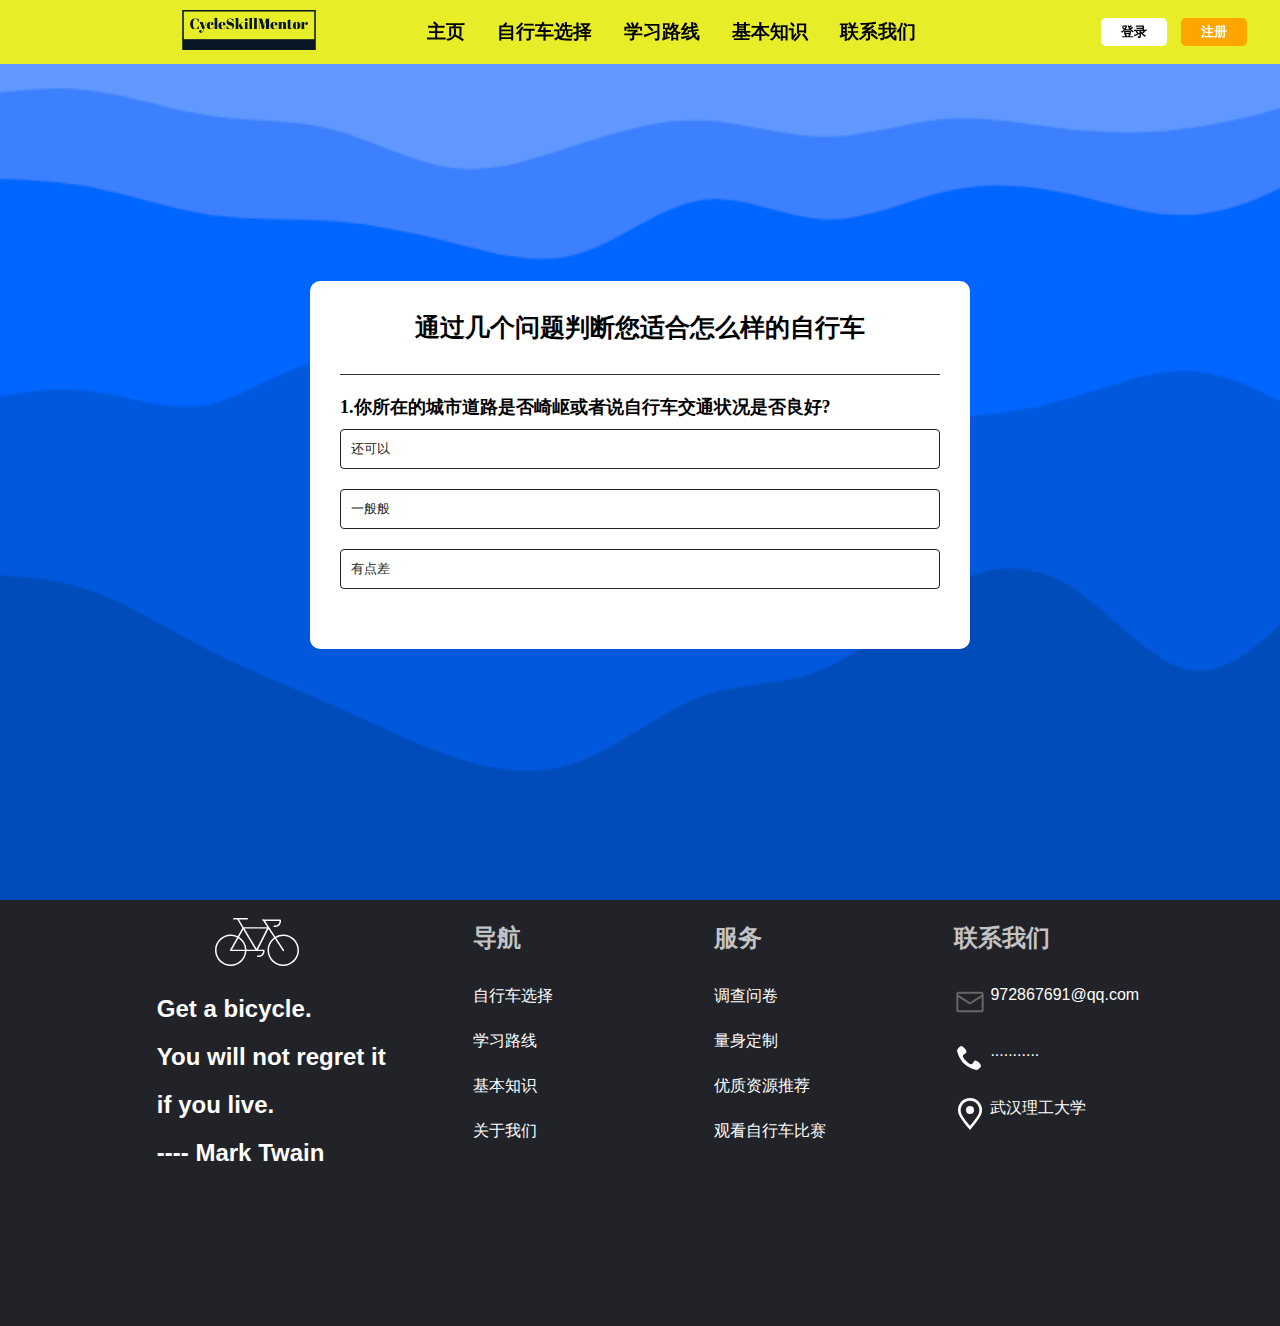
<file: bikeSelect.html>
<!DOCTYPE html>
<html>
  <head>
    <link rel='stylesheet' href="style/homepage-style.css">
    <link rel='stylesheet' href="style/bikeSelect.css">

    <title>bike selector</title>
  </head>
  <body>

    <header>
      <div class="logo"><img src="images/cycleskillmentor-high-resolution-logo-transparent.png"></div>
      <input type="checkbox" id='nav-toggle' class="nav-toggle">
      <nav>
        <ul>
          <li><a href="index.html">主页</a></li>
          <li><a href="bikeSelect.html">自行车选择</a></li>
          <li><a href="studyMap.html">学习路线</a></li>
          <li><a href="basicKnowledge.html">基本知识</a></li>
          <li><a href="contactUs.html">联系我们</a></li>
        </ul>
      </nav>
      <label for="nav-toggle" class='nav-toggle-label'>
        <span></span>
      </label>
      <div class='sign-container'>
        <a href="signPage.html"><button class='sign-in-button'>登录</button></a>
        <a href="signPage.html"><button class='sign-up-button'>注册</button></a>
      </div>
    </header>

    <div class="container">
      <div class="app">
        <h1>通过几个问题判断您适合怎么样的自行车</h1>
        <div class="quiz">
          <h2 id="question">question here</h2>
          <div id="answer-buttons">
            <button class="answer-btn">Answer 1</button>
            <button class="answer-btn">Answer 2</button>
            <button class="answer-btn">Answer 3</button>
            <button class="answer-btn">Answer 4</button>
          </div>
          <button id="next-btn">next</button>
        </div>
      </div>
    </div>




    <!----Footer---->
    <footer>
      <div class="footer-container">
        <div class="footer-left">
          <svg t="1702467978411" class="icon" viewBox="0 0 1792 1024" version="1.1" xmlns="http://www.w3.org/2000/svg" p-id="4447" width="200" height="200"><path d="M1456 352c-61.568 0-119.136 16.928-168.832 45.952L1069.536 64h307.168c-0.416 15.936-4.128 42.592-22.368 63.552C1335.552 149.088 1305.184 160 1264 160a16 16 0 0 0 0 32c50.848 0 89.344-14.592 114.432-43.392 37.216-42.752 29.76-100.352 29.408-102.784A16 16 0 0 0 1392 32h-352a15.936 15.936 0 1 0-13.376 24.768l90.592 139.008H609.536L510.88 32H688a16 16 0 0 0 0-32h-288a16 16 0 0 0 0 32h74.048c0.32 0.736 0.384 1.536 0.8 2.24l109.184 181.184-97.728 172.48A333.76 333.76 0 0 0 336 352C150.72 352 0 502.72 0 688S150.72 1024 336 1024c178.816 0 325.024-140.512 333.44-320H1024c0.928 18.528-3.072 43.776-20.608 63.648C984.448 789.12 953.696 800 912 800a16 16 0 0 0 0 32c51.456 0 90.368-14.624 115.648-43.456 36.544-41.728 29.664-97.152 29.376-99.488a16 16 0 0 0-15.872-13.92h-125.696l225.504-442.88 119.36 183.168C1175.52 476.448 1120 575.744 1120 688 1120 873.28 1270.72 1024 1456 1024S1792 873.28 1792 688 1641.28 352 1456 352zM1107.36 224l-219.136 434.176L628.832 224h478.528z m-504.384 22.88l258.08 428.256H671.36a335.584 335.584 0 0 0-157.184-271.488l88.8-156.768z m36.384 428.256h-279.008l138.048-243.68a303.776 303.776 0 0 1 140.96 243.68zM336 992C168.384 992 32 855.616 32 688S168.384 384 336 384c48.32 0 93.888 11.648 134.528 31.776l-151.552 267.456a15.936 15.936 0 0 0 0.096 15.936c2.848 4.896 8.128 7.936 13.824 4.8h306.144C629.088 865.824 497.184 992 336 992z m1120 0c-167.616 0-304-136.384-304-304 0-101.024 49.728-190.464 125.824-245.76l167.904 257.632a16.064 16.064 0 0 0 22.144 4.672 16.064 16.064 0 0 0 4.672-22.144l-167.904-257.632A301.504 301.504 0 0 1 1456 384c167.616 0 304 136.384 304 304S1623.616 992 1456 992z" fill="#ffffff" p-id="4448"></path></svg>
          <h2>Get a bicycle. <br>You will not regret it <br>if you live.</h2>
          <h2>----  Mark Twain</h2>
        </div>
        
        <div class="footer-heading footer-1">
          <h2>导航</h2>
          <a href="#">自行车选择</a>
          <a href="#">学习路线</a>
          <a href="#">基本知识</a>
          <a href="#">关于我们</a>        
        </div>
  
        <div class="footer-heading footer-2">
          <h2>服务</h2>
          <a href="#">调查问卷</a>
          <a href="#">量身定制</a>
          <a href="#">优质资源推荐</a>
          <a href="#">观看自行车比赛</a>        
        </div>
  
        <div class="footer-heading footer-3">
          <h2>联系我们</h2>
          <div><svg t="1702468333958" class="icon" viewBox="0 0 1024 1024" version="1.1" xmlns="http://www.w3.org/2000/svg" p-id="7434" width="200" height="200"><path d="M874.666667 181.333333H149.333333c-40.533333 0-74.666667 34.133333-74.666666 74.666667v512c0 40.533333 34.133333 74.666667 74.666666 74.666667h725.333334c40.533333 0 74.666667-34.133333 74.666666-74.666667V256c0-40.533333-34.133333-74.666667-74.666666-74.666667z m-725.333334 64h725.333334c6.4 0 10.666667 4.266667 10.666666 10.666667v25.6L512 516.266667l-373.333333-234.666667V256c0-6.4 4.266667-10.666667 10.666666-10.666667z m725.333334 533.333334H149.333333c-6.4 0-10.666667-4.266667-10.666666-10.666667V356.266667l356.266666 224c4.266667 4.266667 10.666667 4.266667 17.066667 4.266666s12.8-2.133333 17.066667-4.266666l356.266666-224V768c0 6.4-4.266667 10.666667-10.666666 10.666667z" fill="#666666" p-id="7435"></path></svg> 972867691@qq.com</div>
          <div><svg t="1702468363442" class="icon" viewBox="0 0 1024 1024" version="1.1" xmlns="http://www.w3.org/2000/svg" p-id="8433" width="200" height="200"><path d="M732.096 896c-105.696 0-319.968-109.088-422.784-212.32-102.784-103.264-211.392-318.496-211.392-424.64C97.92 259.04 178.912 128 231.776 128s211.392 159.232 158.528 212.352c-52.864 53.056-105.696 53.056-105.696 106.144s52.832 106.144 105.696 159.232c52.832 53.088 105.696 106.144 158.528 106.144 52.864 0 52.864-53.056 105.696-106.144 52.832-53.088 211.392 106.144 211.392 159.232 0 53.088-133.824 131.04-133.824 131.04z" fill="#ffffff" p-id="8434"></path></svg> ...........</div>
          <div><svg t="1702468450413" class="icon" viewBox="0 0 1024 1024" version="1.1" xmlns="http://www.w3.org/2000/svg" p-id="9454" width="200" height="200"><path d="M793.088 485.248a298.688 298.688 0 1 0-562.432-0.64C257.92 560.64 352.448 698.496 512 891.328c159.232-192.64 253.76-330.176 281.088-406.08zM512 1024c-205.76-241.472-326.272-411.712-361.664-510.72a384 384 0 1 1 723.072 0.832C837.76 612.928 717.312 782.848 512 1024.064z m0-512a128 128 0 1 0 0-256 128 128 0 0 0 0 256z" fill="#ffffff" p-id="9455"></path></svg>武汉理工大学</div>
        </div>  
      </div>

      
    </footer>    
    <script src="js/bikeSelect.js"></script>

  </body>
</html>
</file>
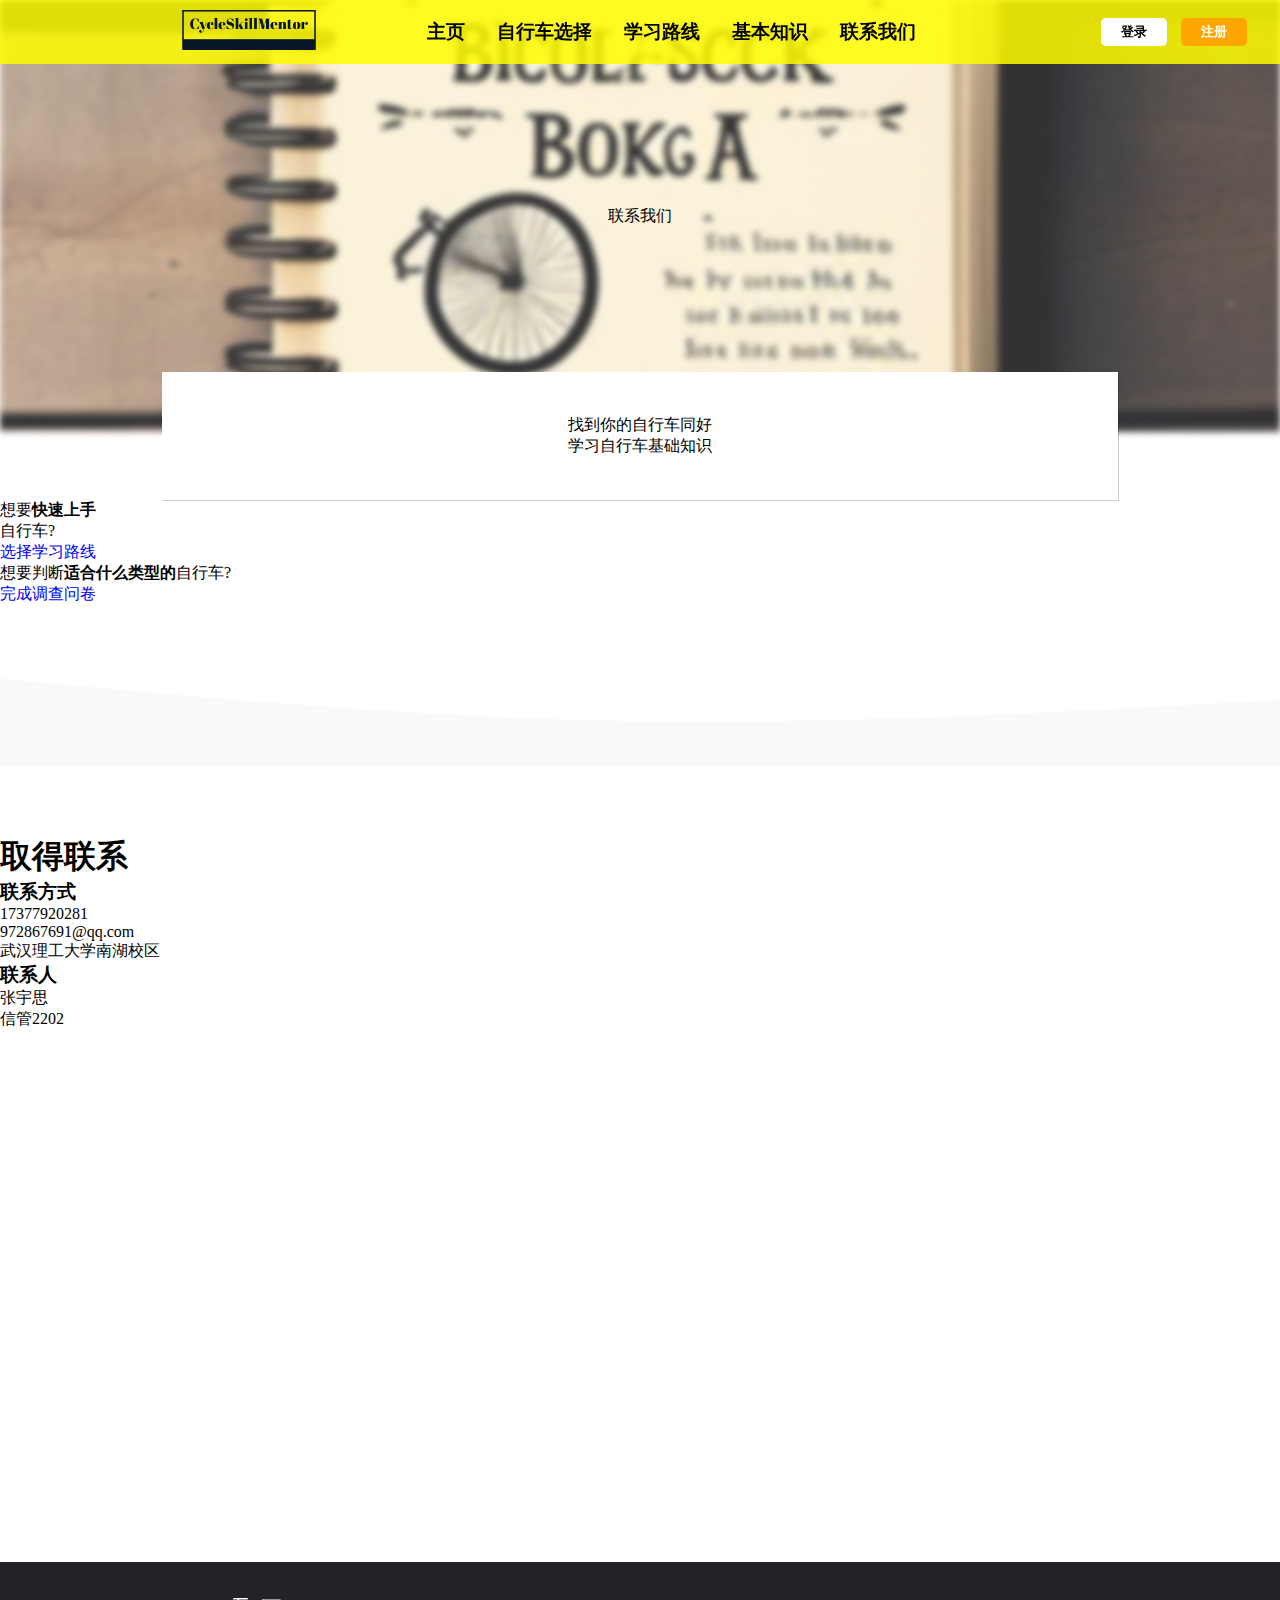
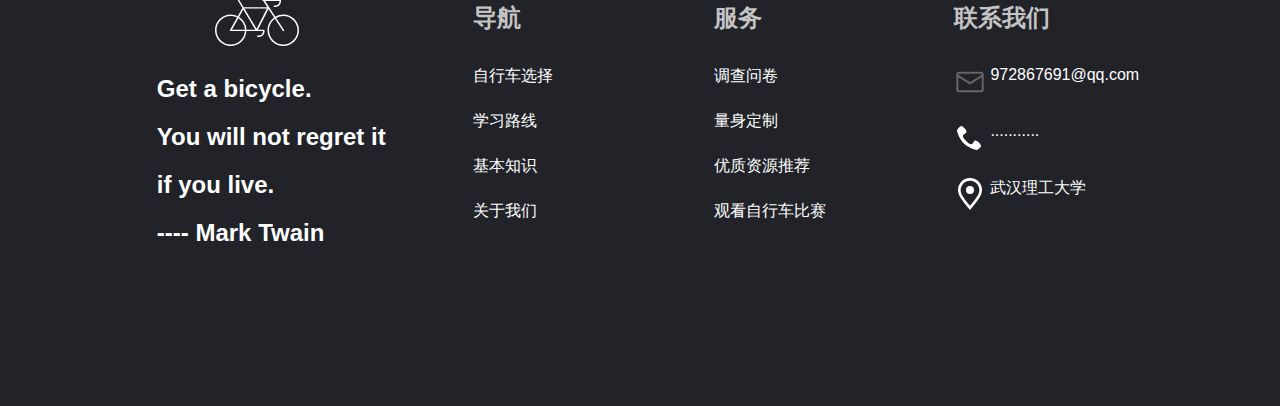
<file: contactUs.html>
<!DOCTYPE html>
<html>
  <head>
    <meta charset="utf-8">
    <meta name="viewport" content="width=device-width, initial-scale=1">
    <link rel="stylesheet" href="style/homepage-style.css">
    <link rel="stylesheet" href="style/contactUs.css">
    <link href="https://cdn.jsdelivr.net/npm/bootstrap@5.3.2/dist/css/bootstrap.min.css" rel="stylesheet" integrity="sha384-T3c6CoIi6uLrA9TneNEoa7RxnatzjcDSCmG1MXxSR1GAsXEV/Dwwykc2MPK8M2HN" crossorigin="anonymous">
    <link rel="stylesheet" href="https://cdn.jsdelivr.net/npm/bootstrap-icons@1.11.1/font/bootstrap-icons.css" integrity="sha384-4LISF5TTJX/fLmGSxO53rV4miRxdg84mZsxmO8Rx5jGtp/LbrixFETvWa5a6sESd" crossorigin="anonymous">
  
  </head>

  <body>
    <header>
      <div class="logo"><img src="images/cycleskillmentor-high-resolution-logo-transparent.png"></div>
      <input type="checkbox" id='nav-toggle' class="nav-toggle">
      <nav>
        <ul>
          <li><a href="index.html">主页</a></li>
          <li><a href="bikeSelect.html">自行车选择</a></li>
          <li><a href="studyMap.html">学习路线</a></li>
          <li><a href="basicKnowledge.html">基本知识</a></li>
          <li><a href="contactUs.html">联系我们</a></li>
        </ul>
      </nav>
      <label for="nav-toggle" class='nav-toggle-label'>
        <span></span>
      </label>
      <div class='sign-container'>
        <a href="signPage.html"><button class='sign-in-button'>登录</button></a>

        <a href="signPage.html"><button class='sign-up-button'>注册</button></a>
      </div>
    </header>

    <section id="hero" style="position:relative;">
      <div class="contain">
        <div class='overlay-image' ></div>
        <div class="fw-bold contact-text display-3  ">联系我们</div>
      </div>
      <div class="divider">
        <div class="row justify-content-center align-items-center">
          <div class="col-1 ">
            <i class="bi bi-chevron-double-right  text-warning" style="font-size:60px"></i>
          </div>

          <div class="col-3">
            <p class="fs-5 fw-bold my-2">找到你的自行车同好</p>
            <p class="text-muted">学习自行车基础知识</p>
          </div>
        </div>
      </div>
    </section>
    <section id="callback"  style="margin-bottom:4rem;">
      <div class="container-lg ">
        <div class="row justify-content-center">
          <div class="col-md-4 mt-4 border-2 border-end border-warning text-center"  >
            <p class=" fs-1 mb-0 mt-5">想要<strong>快速上手</strong></p>
            <p class=" fs-1 my-2">自行车?</p>
            <a href="studyMap.html" class="btn btn-lg btn-outline-dark">选择学习路线</a>
          </div>
          <div class="col-md-4 mt-4 text-center">
            <p class=" fs-1 mb-2 mt-5 ms-4">想要判断<strong>适合什么类型的</strong>自行车?</p>
            <a href="bikeSelect.html" class="btn btn-lg btn-outline-dark">完成调查问卷</a>
          </div>
        </div>
      </div>
    </section>
    
    <svg id="wave" style="transform:rotate(0deg); transition: 0.3s" viewBox="0 0 1440 110" version="1.1" xmlns="http://www.w3.org/2000/svg"><defs><linearGradient id="sw-gradient-0" x1="0" x2="0" y1="1" y2="0"><stop stop-color="rgba(248, 249, 250, 1)" offset="0%"></stop><stop stop-color="rgba(248.525, 248.525, 248.525, 1)" offset="100%"></stop></linearGradient></defs><path style="transform:translate(0, 0px); opacity:1" fill="url(#sw-gradient-0)" d="M0,11L120,22C240,33,480,55,720,58.7C960,62,1200,48,1440,34.8C1680,22,1920,11,2160,11C2400,11,2640,22,2880,29.3C3120,37,3360,40,3600,51.3C3840,62,4080,81,4320,89.8C4560,99,4800,99,5040,91.7C5280,84,5520,70,5760,69.7C6000,70,6240,84,6480,91.7C6720,99,6960,99,7200,84.3C7440,70,7680,40,7920,27.5C8160,15,8400,18,8640,31.2C8880,44,9120,66,9360,64.2C9600,62,9840,37,10080,25.7C10320,15,10560,18,10800,16.5C11040,15,11280,7,11520,14.7C11760,22,12000,44,12240,45.8C12480,48,12720,29,12960,22C13200,15,13440,18,13680,27.5C13920,37,14160,51,14400,64.2C14640,77,14880,88,15120,88C15360,88,15600,77,15840,67.8C16080,59,16320,51,16560,49.5C16800,48,17040,51,17160,53.2L17280,55L17280,110L17160,110C17040,110,16800,110,16560,110C16320,110,16080,110,15840,110C15600,110,15360,110,15120,110C14880,110,14640,110,14400,110C14160,110,13920,110,13680,110C13440,110,13200,110,12960,110C12720,110,12480,110,12240,110C12000,110,11760,110,11520,110C11280,110,11040,110,10800,110C10560,110,10320,110,10080,110C9840,110,9600,110,9360,110C9120,110,8880,110,8640,110C8400,110,8160,110,7920,110C7680,110,7440,110,7200,110C6960,110,6720,110,6480,110C6240,110,6000,110,5760,110C5520,110,5280,110,5040,110C4800,110,4560,110,4320,110C4080,110,3840,110,3600,110C3360,110,3120,110,2880,110C2640,110,2400,110,2160,110C1920,110,1680,110,1440,110C1200,110,960,110,720,110C480,110,240,110,120,110L0,110Z"></path></svg>
    <section id="getInTouch" class="bg-light " style="margin-bottom: -9rem; padding-bottom: 4rem;" >
      <div class="container-lg">
        <div class="row justify-content-center ">
          <div class="col-md-5" style="margin-top:4rem;">
            <h1 class="fs-1">取得<strong class="text-warning">联系</strong></h1>
            <h3 class="fs-5 mt-4 fw-bold mb-3">联系方式</h3>
            <div class="text-muted fs-5 mb-3"><i class="bi bi-telephone-inbound me-1 fs-4"></i> 17377920281</div>
            <div class="text-muted fs-5 mb-3"><i class="bi bi-envelope-at me-1 fs-4"></i> 972867691@qq.com</div>
            <div class="text-muted fs-5 mb-3"><i class="bi bi-crosshair me-1 fs-4"></i> 武汉理工大学南湖校区</div>

            <h3 class="fs-5 mt-4 fw-bold mb-3">联系人</h3>
            <div class="text-muted fs-5 mb-3"><i class="bi bi-person-check me-1 fs-4"></i> 张宇思</div>
            <div class="text-muted fs-5 mb-3"><i class="bi bi-bicycle me-1 fs-4"></i> 信管2202</div>            
          </div>

          <div class="col-md-6" style="margin-top:4rem;">
            <iframe width="560" height="400" frameborder='0' scrolling='no' marginheight='0' marginwidth='0' src="https://surl.amap.com/7cWxjJe8bh4"></iframe>
          </div>
        </div>
      </div>
    </section>

    <footer>
      <div class="footer-container">
        <div class="footer-left">
          <svg t="1702467978411" class="icon" viewBox="0 0 1792 1024" version="1.1" xmlns="http://www.w3.org/2000/svg" p-id="4447" width="200" height="200"><path d="M1456 352c-61.568 0-119.136 16.928-168.832 45.952L1069.536 64h307.168c-0.416 15.936-4.128 42.592-22.368 63.552C1335.552 149.088 1305.184 160 1264 160a16 16 0 0 0 0 32c50.848 0 89.344-14.592 114.432-43.392 37.216-42.752 29.76-100.352 29.408-102.784A16 16 0 0 0 1392 32h-352a15.936 15.936 0 1 0-13.376 24.768l90.592 139.008H609.536L510.88 32H688a16 16 0 0 0 0-32h-288a16 16 0 0 0 0 32h74.048c0.32 0.736 0.384 1.536 0.8 2.24l109.184 181.184-97.728 172.48A333.76 333.76 0 0 0 336 352C150.72 352 0 502.72 0 688S150.72 1024 336 1024c178.816 0 325.024-140.512 333.44-320H1024c0.928 18.528-3.072 43.776-20.608 63.648C984.448 789.12 953.696 800 912 800a16 16 0 0 0 0 32c51.456 0 90.368-14.624 115.648-43.456 36.544-41.728 29.664-97.152 29.376-99.488a16 16 0 0 0-15.872-13.92h-125.696l225.504-442.88 119.36 183.168C1175.52 476.448 1120 575.744 1120 688 1120 873.28 1270.72 1024 1456 1024S1792 873.28 1792 688 1641.28 352 1456 352zM1107.36 224l-219.136 434.176L628.832 224h478.528z m-504.384 22.88l258.08 428.256H671.36a335.584 335.584 0 0 0-157.184-271.488l88.8-156.768z m36.384 428.256h-279.008l138.048-243.68a303.776 303.776 0 0 1 140.96 243.68zM336 992C168.384 992 32 855.616 32 688S168.384 384 336 384c48.32 0 93.888 11.648 134.528 31.776l-151.552 267.456a15.936 15.936 0 0 0 0.096 15.936c2.848 4.896 8.128 7.936 13.824 4.8h306.144C629.088 865.824 497.184 992 336 992z m1120 0c-167.616 0-304-136.384-304-304 0-101.024 49.728-190.464 125.824-245.76l167.904 257.632a16.064 16.064 0 0 0 22.144 4.672 16.064 16.064 0 0 0 4.672-22.144l-167.904-257.632A301.504 301.504 0 0 1 1456 384c167.616 0 304 136.384 304 304S1623.616 992 1456 992z" fill="#ffffff" p-id="4448"></path></svg>
          <h2>Get a bicycle. <br>You will not regret it <br>if you live.</h2>
          <h2>----  Mark Twain</h2>
        </div>
        
        <div class="footer-heading footer-1">
          <h2>导航</h2>
          <a href="bikeSelect.html">自行车选择</a>
          <a href="studyMap.html">学习路线</a>
          <a href="basicKnowledge.html">基本知识</a>
          <a href="contactUs.html">关于我们</a>        
        </div>
  
        <div class="footer-heading footer-2">
          <h2>服务</h2>
          <a href="bikeSelect.html">调查问卷</a>
          <a href="studyMap.html">量身定制</a>
          <a href="basicKnowledge.html#sources">优质资源推荐</a>
          <a href="https://video.zhibo.tv/">观看自行车比赛</a>        
        </div>
  
        <div class="footer-heading footer-3">
          <h2>联系我们</h2>
          <div><svg t="1702468333958" class="icon" viewBox="0 0 1024 1024" version="1.1" xmlns="http://www.w3.org/2000/svg" p-id="7434" width="200" height="200"><path d="M874.666667 181.333333H149.333333c-40.533333 0-74.666667 34.133333-74.666666 74.666667v512c0 40.533333 34.133333 74.666667 74.666666 74.666667h725.333334c40.533333 0 74.666667-34.133333 74.666666-74.666667V256c0-40.533333-34.133333-74.666667-74.666666-74.666667z m-725.333334 64h725.333334c6.4 0 10.666667 4.266667 10.666666 10.666667v25.6L512 516.266667l-373.333333-234.666667V256c0-6.4 4.266667-10.666667 10.666666-10.666667z m725.333334 533.333334H149.333333c-6.4 0-10.666667-4.266667-10.666666-10.666667V356.266667l356.266666 224c4.266667 4.266667 10.666667 4.266667 17.066667 4.266666s12.8-2.133333 17.066667-4.266666l356.266666-224V768c0 6.4-4.266667 10.666667-10.666666 10.666667z" fill="#666666" p-id="7435"></path></svg> 972867691@qq.com</div>
          <div><svg t="1702468363442" class="icon" viewBox="0 0 1024 1024" version="1.1" xmlns="http://www.w3.org/2000/svg" p-id="8433" width="200" height="200"><path d="M732.096 896c-105.696 0-319.968-109.088-422.784-212.32-102.784-103.264-211.392-318.496-211.392-424.64C97.92 259.04 178.912 128 231.776 128s211.392 159.232 158.528 212.352c-52.864 53.056-105.696 53.056-105.696 106.144s52.832 106.144 105.696 159.232c52.832 53.088 105.696 106.144 158.528 106.144 52.864 0 52.864-53.056 105.696-106.144 52.832-53.088 211.392 106.144 211.392 159.232 0 53.088-133.824 131.04-133.824 131.04z" fill="#ffffff" p-id="8434"></path></svg> ...........</div>
          <div><svg t="1702468450413" class="icon" viewBox="0 0 1024 1024" version="1.1" xmlns="http://www.w3.org/2000/svg" p-id="9454" width="200" height="200"><path d="M793.088 485.248a298.688 298.688 0 1 0-562.432-0.64C257.92 560.64 352.448 698.496 512 891.328c159.232-192.64 253.76-330.176 281.088-406.08zM512 1024c-205.76-241.472-326.272-411.712-361.664-510.72a384 384 0 1 1 723.072 0.832C837.76 612.928 717.312 782.848 512 1024.064z m0-512a128 128 0 1 0 0-256 128 128 0 0 0 0 256z" fill="#ffffff" p-id="9455"></path></svg>武汉理工大学</div>
        </div>  
      </div>

      
    </footer>

    <script src="https://cdn.jsdelivr.net/npm/bootstrap@5.3.2/dist/js/bootstrap.bundle.min.js" integrity="sha384-C6RzsynM9kWDrMNeT87bh95OGNyZPhcTNXj1NW7RuBCsyN/o0jlpcV8Qyq46cDfL" crossorigin="anonymous"></script>
  </body>
</html>
</file>
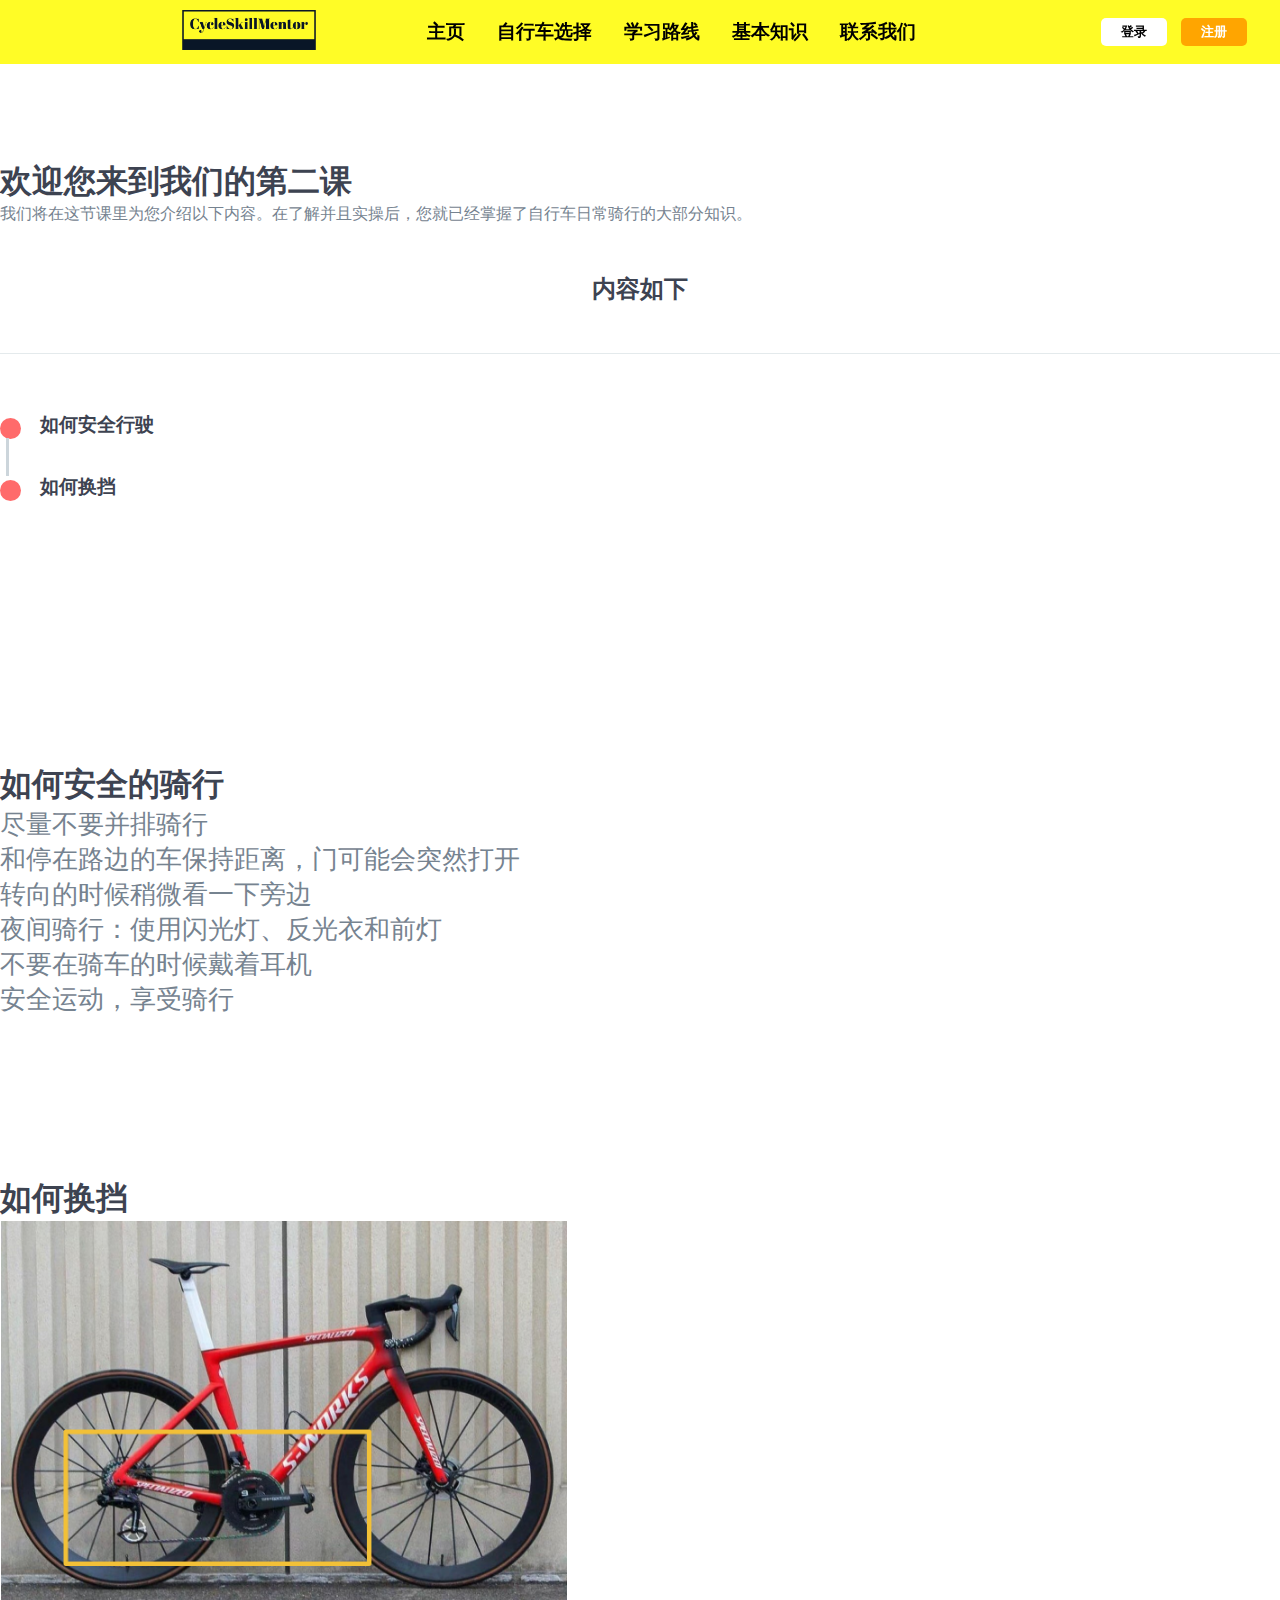
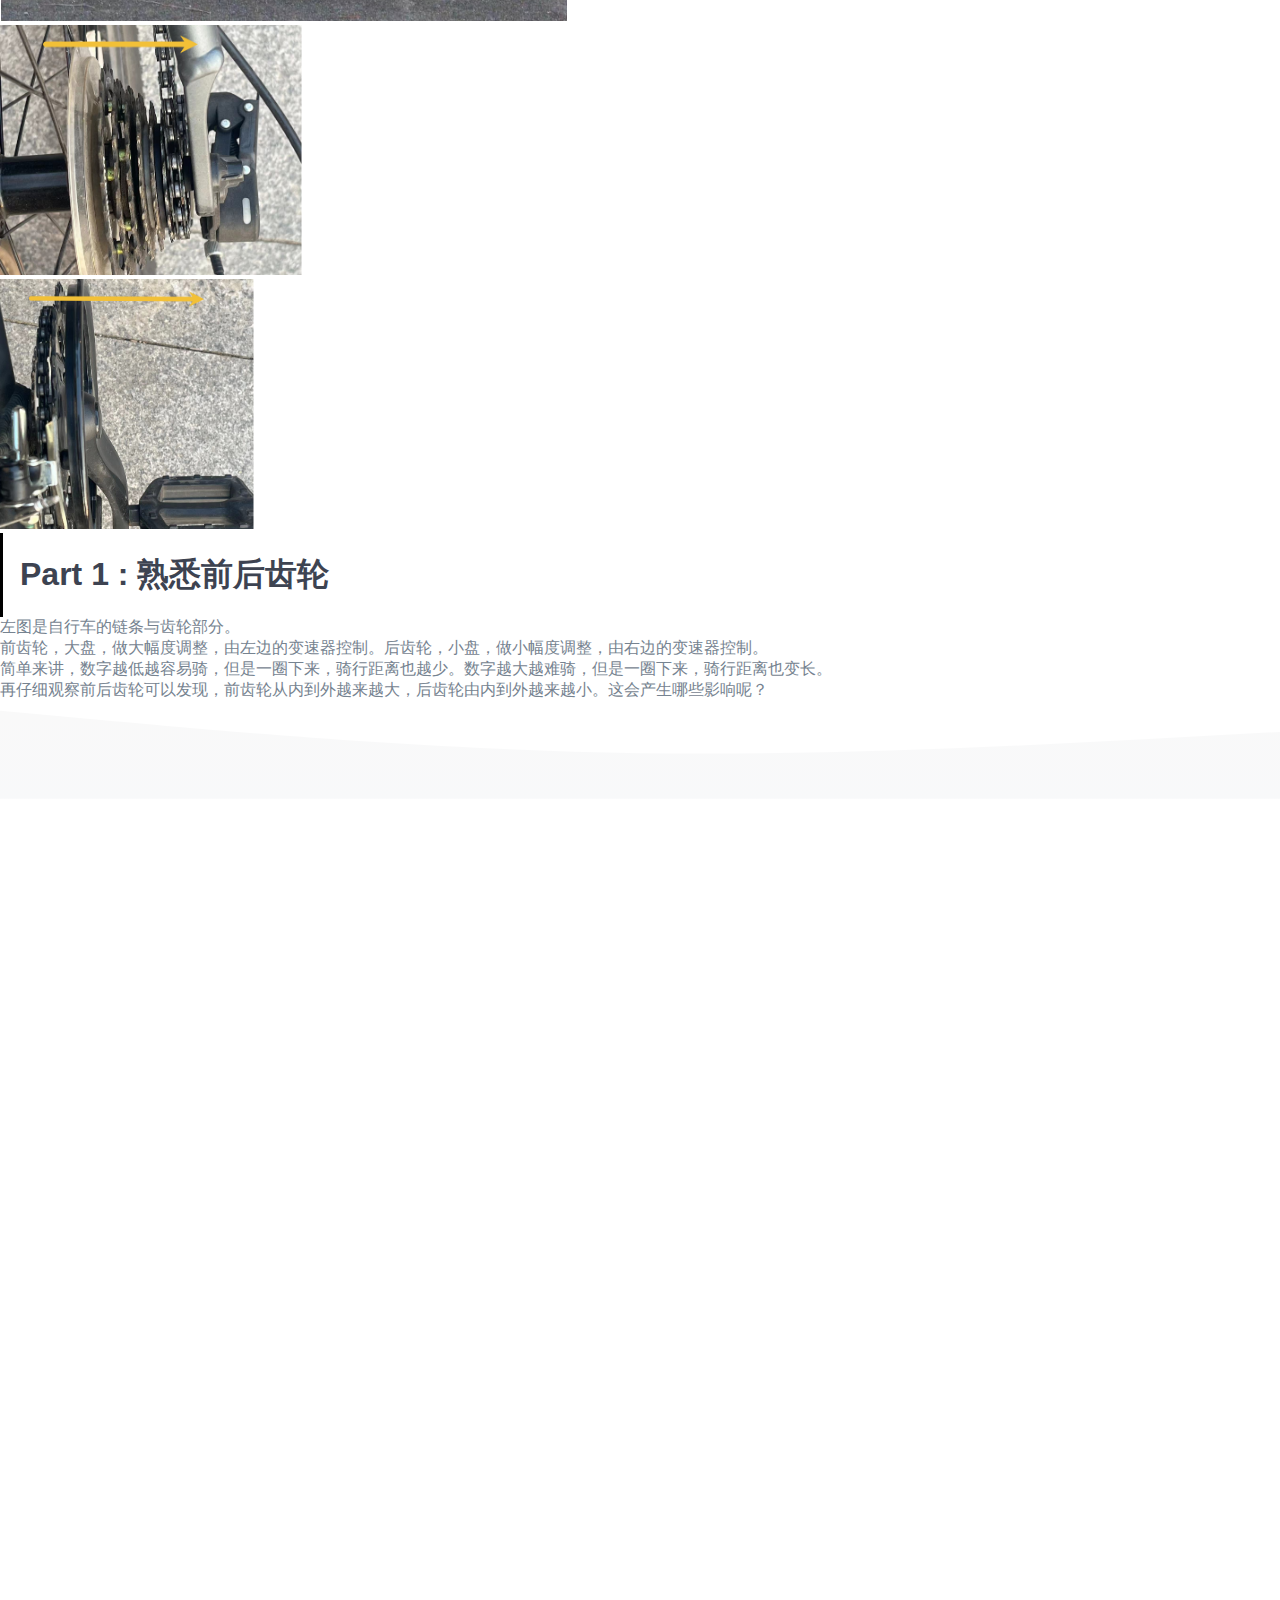
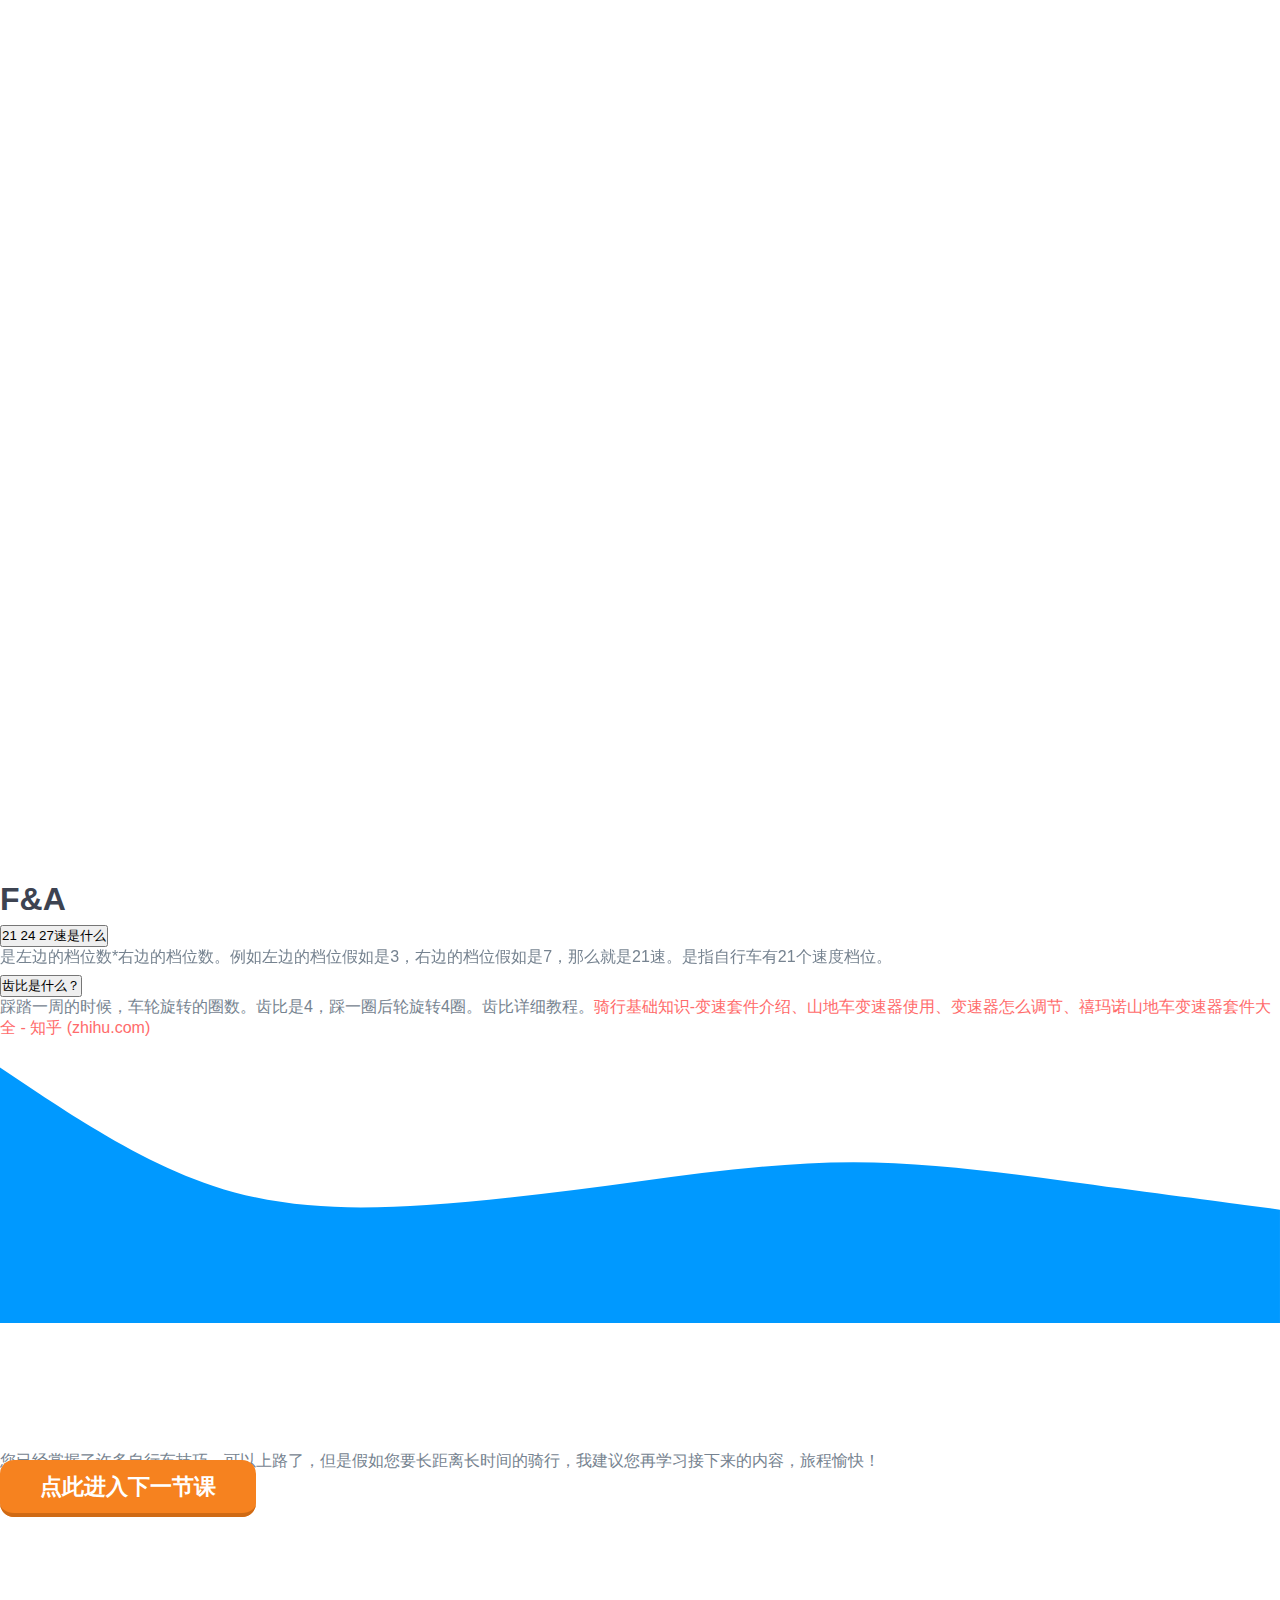
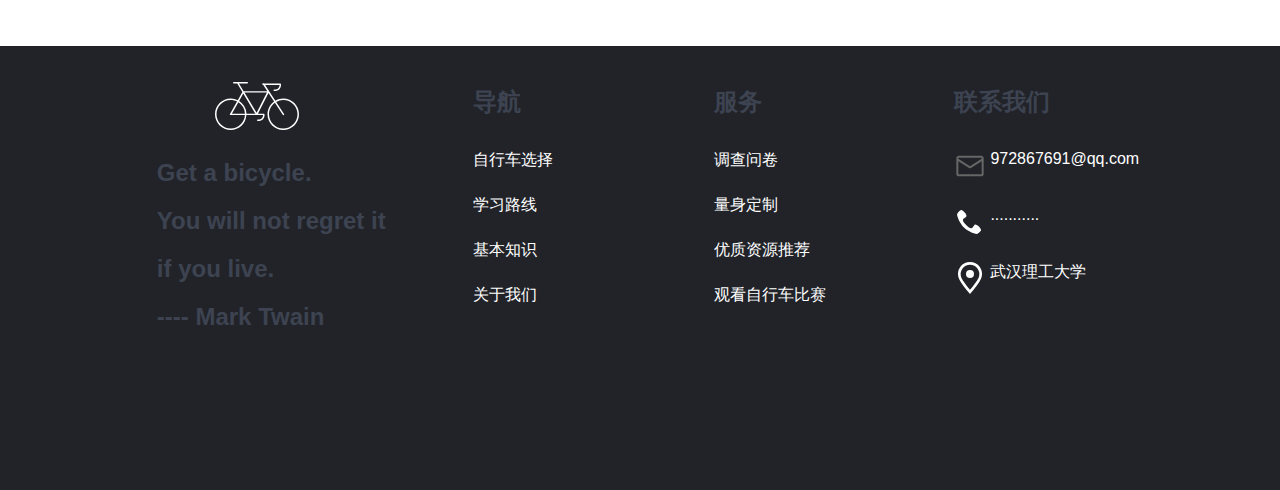
<file: lesson2.html>
<!DOCTYPE html>
<html>
  <head>
    <meta charset="utf-8">
    <meta name="viewport" content="width=device-width, initial-scale=1">
    <link rel="stylesheet" href="style/homepage-style.css">
    <link rel="stylesheet" href="style/lesson2.css">
    <link rel="stylesheet" href="style/timeline.css">
    <link rel="stylesheet" href="style/try.css">
    <script defer src="js/app.js"></script>
    <link href="https://cdn.jsdelivr.net/npm/bootstrap@5.3.2/dist/css/bootstrap.min.css" rel="stylesheet" integrity="sha384-T3c6CoIi6uLrA9TneNEoa7RxnatzjcDSCmG1MXxSR1GAsXEV/Dwwykc2MPK8M2HN" crossorigin="anonymous">
    <link rel="stylesheet" href="https://cdn.jsdelivr.net/npm/bootstrap-icons@1.11.1/font/bootstrap-icons.css" integrity="sha384-4LISF5TTJX/fLmGSxO53rV4miRxdg84mZsxmO8Rx5jGtp/LbrixFETvWa5a6sESd" crossorigin="anonymous">
  
  </head>

  <body>
    <header>
      <div class="logo"><img src="images/cycleskillmentor-high-resolution-logo-transparent.png"></div>
      <input type="checkbox" id='nav-toggle' class="nav-toggle">
      <nav>
        <ul>
          <li><a href="index.html">主页</a></li>
          <li><a href="bikeSelect.html">自行车选择</a></li>
          <li><a href="studyMap.html">学习路线</a></li>
          <li><a href="basicKnowledge.html">基本知识</a></li>
          <li><a href="contactUs.html">联系我们</a></li>
        </ul>
      </nav>
      <label for="nav-toggle" class='nav-toggle-label'>
        <span></span>
      </label>
      <div class='sign-container'>
        <a href="signPage.html"><button class='sign-in-button'>登录</button></a>

        <a href="signPage.html"><button class='sign-up-button'>注册</button></a>
      </div>
    </header>

    <section id="intro2" style="margin-top:10rem;margin-bottom: 6rem;">
      <div class="container-lg  px-lg-5">
        <h1 class="text-warning display-2 text-center fw-bold mb-2">欢迎您来到我们的第二课</h1>
        <p class="lead text-muted mb-4 text-center">我们将在这节课里为您介绍以下内容。在了解并且实操后，您就已经掌握了自行车日常骑行的大部分知识。</p>
        <div class="container-fluid ">
          <div class="row example-basic">
              <div class="col-md-12 example-title">
                  <h2>内容如下</h2>
              </div>
              <div class="col-xs-10 col-xs-offset-1 col-sm-8 col-sm-offset-2 mt-2">
                  <ul class="timeline">
                      <li class="timeline-item">
                          <div class="timeline-marker"></div>
                          <div class="timeline-content">
                              <a href="#safeCycle" class="content-link"><h3 class="timeline-title ">如何安全行驶</h3></a>
                          </div>
                      </li>

                      <li class="timeline-item">
                        <div class="timeline-marker"></div>
                        <div class="timeline-content">
                            <a href="#shift1"  class="content-link"><h3 class="timeline-title">如何换挡</h3></a>
                        </div>
                      </li>



                  </ul>
              </div>
        </div>
      </div>
    </section>

    <section id="safeCycle" style="margin-top:10rem; margin-bottom:10rem; border-width:20px !important;" class="bg-warning-subtle border-start border-warning border-10 " >
      <div class="container-lg fade-in">
        <h1 class="display-3 text-start mb-4 pt-3">如何安全的骑行</h1>
        <div class="row g-5 ">
          <div class="col-md-5 me-md-5 safe-col" style="font-size:50px">
            <p class="lead my-4 text-warning-emphasis fw-bold " style="font-size:26px"><i class="bi bi-exclamation-diamond"></i> 尽量不要并排骑行</p>
            <p class="lead my-4 text-warning-emphasis fw-bold" style="font-size:26px"><i class="bi bi-ban-fill"></i></i> 和停在路边的车保持距离，门可能会突然打开</p>
            <p class="lead my-4 text-warning-emphasis fw-bold" style="font-size:26px"><i class="bi bi-exclamation-circle"></i> 转向的时候稍微看一下旁边</p>
          </div>
    
          <div class="col-md-5 ms-md-5" style="font-size:30px">
            <p class="lead my-4 text-warning-emphasis fw-bold" style="font-size:26px"><i class="bi bi-brightness-high"></i> 夜间骑行：使用闪光灯、反光衣和前灯</p>
            <p class="lead my-4 text-warning-emphasis fw-bold" style="font-size:26px"><i class="bi bi-ban"></i> 不要在骑车的时候戴着耳机</p>
            <p class="lead my-4 text-warning-emphasis fw-bold" style="font-size:26px"><i class="bi bi-check-circle"></i> 安全运动，享受骑行</p>
          </div>
        </div>
      </div>
    </section>

    <!--shift换挡-->
    
    <section id="shift1">
      <h1 class="mb-2 display-4 text-center mb-5">如何换挡</h2>
      <div class="container-lg mt-5">
        <div class="row g-5 justify-content-center  h-100">

          <div class="col-lg-4 h-50 ">
            <div class="row h-100">
              <div class="col-md-12 h-50 pb-3"> 
                <img src="images/chuandong.png" alt="" class="img-fluid chuandong-img rounded-3">
              </div>

              <div class="col-md-6 col-lg-6 h-50 ">
                <img src="images/front.png" alt="" class="img-fluid roll-img rounded-3 ">
              </div>
              <div class="mt-3 mt-md-0 col-md-6 col-lg-6 h-50">
                <img src="images/end.png" alt="" class="img-fluid roll-img rounded-3">
              </div>

            </div>
          </div>

          
          <div class="col-lg-6 h-50">
            <h1 class="mb-4 custom-border">Part 1 : 熟悉前后齿轮</h1>
            <p class="lead my-2">左图是自行车的链条与齿轮部分。</p>
            <p class="lead my-2">前齿轮，大盘，做大幅度调整，由左边的变速器控制。后齿轮，小盘，做小幅度调整，由右边的变速器控制。</p>
            <p class="lead mt-2 mb-4">简单来讲，数字越低越容易骑，但是一圈下来，骑行距离也越少。数字越大越难骑，但是一圈下来，骑行距离也变长。</p>
            <p class="lead my-2">再仔细观察前后齿轮可以发现，前齿轮从内到外越来越大，后齿轮由内到外越来越小。这会产生哪些影响呢？</p>
          </div>

        </div>
      </div>
    </section>

    
    <svg id="wave" style="transform:rotate(0deg); transition: 0.3s" viewBox="0 0 1440 110" version="1.1" xmlns="http://www.w3.org/2000/svg"><defs><linearGradient id="sw-gradient-0" x1="0" x2="0" y1="1" y2="0"><stop stop-color="rgba(248, 249, 250, 1)" offset="0%"></stop><stop stop-color="rgba(248.525, 248.525, 248.525, 1)" offset="100%"></stop></linearGradient></defs><path style="transform:translate(0, 0px); opacity:1" fill="url(#sw-gradient-0)" d="M0,11L120,22C240,33,480,55,720,58.7C960,62,1200,48,1440,34.8C1680,22,1920,11,2160,11C2400,11,2640,22,2880,29.3C3120,37,3360,40,3600,51.3C3840,62,4080,81,4320,89.8C4560,99,4800,99,5040,91.7C5280,84,5520,70,5760,69.7C6000,70,6240,84,6480,91.7C6720,99,6960,99,7200,84.3C7440,70,7680,40,7920,27.5C8160,15,8400,18,8640,31.2C8880,44,9120,66,9360,64.2C9600,62,9840,37,10080,25.7C10320,15,10560,18,10800,16.5C11040,15,11280,7,11520,14.7C11760,22,12000,44,12240,45.8C12480,48,12720,29,12960,22C13200,15,13440,18,13680,27.5C13920,37,14160,51,14400,64.2C14640,77,14880,88,15120,88C15360,88,15600,77,15840,67.8C16080,59,16320,51,16560,49.5C16800,48,17040,51,17160,53.2L17280,55L17280,110L17160,110C17040,110,16800,110,16560,110C16320,110,16080,110,15840,110C15600,110,15360,110,15120,110C14880,110,14640,110,14400,110C14160,110,13920,110,13680,110C13440,110,13200,110,12960,110C12720,110,12480,110,12240,110C12000,110,11760,110,11520,110C11280,110,11040,110,10800,110C10560,110,10320,110,10080,110C9840,110,9600,110,9360,110C9120,110,8880,110,8640,110C8400,110,8160,110,7920,110C7680,110,7440,110,7200,110C6960,110,6720,110,6480,110C6240,110,6000,110,5760,110C5520,110,5280,110,5040,110C4800,110,4560,110,4320,110C4080,110,3840,110,3600,110C3360,110,3120,110,2880,110C2640,110,2400,110,2160,110C1920,110,1680,110,1440,110C1200,110,960,110,720,110C480,110,240,110,120,110L0,110Z"></path></svg>
    <section id="shift2" class="bg-light hidden2" >
      <div class="container-lg">
        <div class="row justify-content-center g-5 align-items-center">
          <div class="col-lg-6">
            <h1 class="custom-border  ">Part2：如何换挡</h1>
            <p class="text-muted lh-lg lead">在骑行的过程中，拨动指拨，到合适的档位如2,7，然后<strong>轻踩</strong>踏板，一定注意<strong>不要太用力</strong>。这是因为换挡的本质是链条卡在不同的齿轮上，如果太用力，链条转动快很难挂上齿轮。所以我们需要轻踏，链条才能更好的挂上齿轮。另外一个注意点是，也正因为我们要挂上齿轮，换挡的时候向后蹬也是不允许的，会导致“掉链子”。
            </p>
          </div>
          <div class=" col-lg-6 col-xl-5">
            <img src="images/shift.png" class="img-fluid rounded-4 ">
          </div>
        </div>
      </div>

    </section>


    <section id="shift3" style="margin-top:10rem;">
      <div class="container-lg hidden">
        <div class="row g-5 justify-content-center  h-100 ">

          <div class="col-lg-5">
            <img src="images/chuandong2.png" alt="" class="img-fluid rounded-4">
          </div>

          
          <div class="col-lg-6 h-50">
            <h1 class="mb-4 custom-border">Part 3 : 常用档位介绍</h1>
            <p class="lead my-2">首先需要说明：前面我们提到前后轮由内到外齿轮变化不一样。</p>
            <p class="lead mb-4">我们观察这个图，此时链条在前后轮上交错是最大的，这会有很大的张力，磨损链条，齿轮零件。我们要避免这种情况，也就是小轮配小轮，最小档配最小档；大轮配大轮，最大档配最大挡的情况。</p>
            <p class="lead my-2">其次我们要明白，换挡的目的是什么？<strong>保持踏频。</strong></p>
            <p class="lead mb-4">

              平路：假如要加速，就需要更大的档位。但是注意停车前把挡调回来，更好起步。
              
              <br>上坡：本来就很难踩。为了保持踏频，我们需要小档位，即1-7 1-6 1-5等。
              
              <br>下坡：速度很快，小档位容易踩空。需要大档位，即3-5,3-6,3-7等。</p>
            
            <p class="lead my-2">总结：左手是粗调，右手是精调，新手建议左手保持2档，主要靠右手调节档位。觉得费力，就右手档调小点，觉得有点踩空，就右手调大点。再进阶一点的话，下坡3，配123。上坡1配 567。</p>
          </div>

        </div>
      </div>
    </section>

    <!--F&A-->
    <section style="margin-top:10rem;">
      <div class="container-lg">
        <h1 class="fw-bold text-center my-5"><i class='bi bi-stars'></i>F&A</h1>
        <div class="accordion" id="accordionExample">
          <div class="accordion-item">
            <h2 class="accordion-header" id="headingOne">
              <button class="accordion-button lead fw-bold" type="button" data-bs-toggle="collapse" data-bs-target="#collapseOne" aria-expanded="true" aria-controls="collapseOne">
                21 24 27速是什么
              </button>
            </h2>
            <div id="collapseOne" class="accordion-collapse collapse show" aria-labelledby="headingOne" data-bs-parent="#accordionExample">
              <div class="accordion-body">
                是左边的档位数*右边的档位数。例如左边的档位假如是3，右边的档位假如是7，那么就是21速。是指自行车有21个速度档位。
              </div>
            </div>
          </div>
          <div class="accordion-item">
            <h2 class="accordion-header" id="headingTwo">
              <button class="accordion-button collapsed lead fw-bold" type="button" data-bs-toggle="collapse" data-bs-target="#collapseTwo" aria-expanded="false" aria-controls="collapseTwo">
                齿比是什么？
              </button>
            </h2>
            <div id="collapseTwo" class="accordion-collapse collapse" aria-labelledby="headingTwo" data-bs-parent="#accordionExample">
              <div class="accordion-body">
                踩踏一周的时候，车轮旋转的圈数。齿比是4，踩一圈后轮旋转4圈。齿比详细教程。<a href="https://zhuanlan.zhihu.com/p/222259212">骑行基础知识-变速套件介绍、山地车变速器使用、变速器怎么调节、禧玛诺山地车变速器套件大全 - 知乎 (zhihu.com)
                </div></a>
            </div>
          </div>
        </div>
      </div>
    </section>  

    <svg xmlns="http://www.w3.org/2000/svg" viewBox="0 0 1440 320"><path fill="#0099ff" fill-opacity="1" d="M0,32L40,58.7C80,85,160,139,240,165.3C320,192,400,192,480,186.7C560,181,640,171,720,160C800,149,880,139,960,138.7C1040,139,1120,149,1200,160C1280,171,1360,181,1400,186.7L1440,192L1440,320L1400,320C1360,320,1280,320,1200,320C1120,320,1040,320,960,320C880,320,800,320,720,320C640,320,560,320,480,320C400,320,320,320,240,320C160,320,80,320,40,320L0,320Z"></path></svg>
  
    <section style="margin-top:5rem;position: relative;" >
      <div class="container-lg text-center">
        <h1 class="fw-bold mb-4 fade-in">现在您已经具备上路的条件了！</h1>
        <p class="lead mb-4">您已经掌握了许多自行车技巧，可以上路了，但是假如您要长距离长时间的骑行，我建议您再学习接下来的内容，旅程愉快！</p>
        <a href="lesson3.html" class="check-button">点此进入下一节课</a>
        <a href="#" class="position-absolute bottom-0 end-0 p-5">
          <i class="bi bi-arrow-up-circle h1"></i>
        </a>
      </div>
    </section>


    <footer>
      <div class="footer-container">
        <div class="footer-left">
          <svg t="1702467978411" class="icon" viewBox="0 0 1792 1024" version="1.1" xmlns="http://www.w3.org/2000/svg" p-id="4447" width="200" height="200"><path d="M1456 352c-61.568 0-119.136 16.928-168.832 45.952L1069.536 64h307.168c-0.416 15.936-4.128 42.592-22.368 63.552C1335.552 149.088 1305.184 160 1264 160a16 16 0 0 0 0 32c50.848 0 89.344-14.592 114.432-43.392 37.216-42.752 29.76-100.352 29.408-102.784A16 16 0 0 0 1392 32h-352a15.936 15.936 0 1 0-13.376 24.768l90.592 139.008H609.536L510.88 32H688a16 16 0 0 0 0-32h-288a16 16 0 0 0 0 32h74.048c0.32 0.736 0.384 1.536 0.8 2.24l109.184 181.184-97.728 172.48A333.76 333.76 0 0 0 336 352C150.72 352 0 502.72 0 688S150.72 1024 336 1024c178.816 0 325.024-140.512 333.44-320H1024c0.928 18.528-3.072 43.776-20.608 63.648C984.448 789.12 953.696 800 912 800a16 16 0 0 0 0 32c51.456 0 90.368-14.624 115.648-43.456 36.544-41.728 29.664-97.152 29.376-99.488a16 16 0 0 0-15.872-13.92h-125.696l225.504-442.88 119.36 183.168C1175.52 476.448 1120 575.744 1120 688 1120 873.28 1270.72 1024 1456 1024S1792 873.28 1792 688 1641.28 352 1456 352zM1107.36 224l-219.136 434.176L628.832 224h478.528z m-504.384 22.88l258.08 428.256H671.36a335.584 335.584 0 0 0-157.184-271.488l88.8-156.768z m36.384 428.256h-279.008l138.048-243.68a303.776 303.776 0 0 1 140.96 243.68zM336 992C168.384 992 32 855.616 32 688S168.384 384 336 384c48.32 0 93.888 11.648 134.528 31.776l-151.552 267.456a15.936 15.936 0 0 0 0.096 15.936c2.848 4.896 8.128 7.936 13.824 4.8h306.144C629.088 865.824 497.184 992 336 992z m1120 0c-167.616 0-304-136.384-304-304 0-101.024 49.728-190.464 125.824-245.76l167.904 257.632a16.064 16.064 0 0 0 22.144 4.672 16.064 16.064 0 0 0 4.672-22.144l-167.904-257.632A301.504 301.504 0 0 1 1456 384c167.616 0 304 136.384 304 304S1623.616 992 1456 992z" fill="#ffffff" p-id="4448"></path></svg>
          <h2>Get a bicycle. <br>You will not regret it <br>if you live.</h2>
          <h2>----  Mark Twain</h2>
        </div>
        
        <div class="footer-heading footer-1">
          <h2>导航</h2>
          <a href="bikeSelect.html">自行车选择</a>
          <a href="studyMap.html">学习路线</a>
          <a href="basicKnowledge.html">基本知识</a>
          <a href="contactUs.html">关于我们</a>        
        </div>
  
        <div class="footer-heading footer-2">
          <h2>服务</h2>
          <a href="bikeSelect.html">调查问卷</a>
          <a href="studyMap.html">量身定制</a>
          <a href="basicKnowledge.html#sources">优质资源推荐</a>
          <a href="https://video.zhibo.tv/">观看自行车比赛</a>        
        </div>
  
        <div class="footer-heading footer-3">
          <h2>联系我们</h2>
          <div><svg t="1702468333958" class="icon" viewBox="0 0 1024 1024" version="1.1" xmlns="http://www.w3.org/2000/svg" p-id="7434" width="200" height="200"><path d="M874.666667 181.333333H149.333333c-40.533333 0-74.666667 34.133333-74.666666 74.666667v512c0 40.533333 34.133333 74.666667 74.666666 74.666667h725.333334c40.533333 0 74.666667-34.133333 74.666666-74.666667V256c0-40.533333-34.133333-74.666667-74.666666-74.666667z m-725.333334 64h725.333334c6.4 0 10.666667 4.266667 10.666666 10.666667v25.6L512 516.266667l-373.333333-234.666667V256c0-6.4 4.266667-10.666667 10.666666-10.666667z m725.333334 533.333334H149.333333c-6.4 0-10.666667-4.266667-10.666666-10.666667V356.266667l356.266666 224c4.266667 4.266667 10.666667 4.266667 17.066667 4.266666s12.8-2.133333 17.066667-4.266666l356.266666-224V768c0 6.4-4.266667 10.666667-10.666666 10.666667z" fill="#666666" p-id="7435"></path></svg> 972867691@qq.com</div>
          <div><svg t="1702468363442" class="icon" viewBox="0 0 1024 1024" version="1.1" xmlns="http://www.w3.org/2000/svg" p-id="8433" width="200" height="200"><path d="M732.096 896c-105.696 0-319.968-109.088-422.784-212.32-102.784-103.264-211.392-318.496-211.392-424.64C97.92 259.04 178.912 128 231.776 128s211.392 159.232 158.528 212.352c-52.864 53.056-105.696 53.056-105.696 106.144s52.832 106.144 105.696 159.232c52.832 53.088 105.696 106.144 158.528 106.144 52.864 0 52.864-53.056 105.696-106.144 52.832-53.088 211.392 106.144 211.392 159.232 0 53.088-133.824 131.04-133.824 131.04z" fill="#ffffff" p-id="8434"></path></svg> ...........</div>
          <div><svg t="1702468450413" class="icon" viewBox="0 0 1024 1024" version="1.1" xmlns="http://www.w3.org/2000/svg" p-id="9454" width="200" height="200"><path d="M793.088 485.248a298.688 298.688 0 1 0-562.432-0.64C257.92 560.64 352.448 698.496 512 891.328c159.232-192.64 253.76-330.176 281.088-406.08zM512 1024c-205.76-241.472-326.272-411.712-361.664-510.72a384 384 0 1 1 723.072 0.832C837.76 612.928 717.312 782.848 512 1024.064z m0-512a128 128 0 1 0 0-256 128 128 0 0 0 0 256z" fill="#ffffff" p-id="9455"></path></svg>武汉理工大学</div>
        </div>  
      </div>

      
    </footer>
    <script src="https://cdn.jsdelivr.net/npm/bootstrap@5.3.2/dist/js/bootstrap.bundle.min.js" integrity="sha384-C6RzsynM9kWDrMNeT87bh95OGNyZPhcTNXj1NW7RuBCsyN/o0jlpcV8Qyq46cDfL" crossorigin="anonymous"></script>
  </body>
</html>
</file>
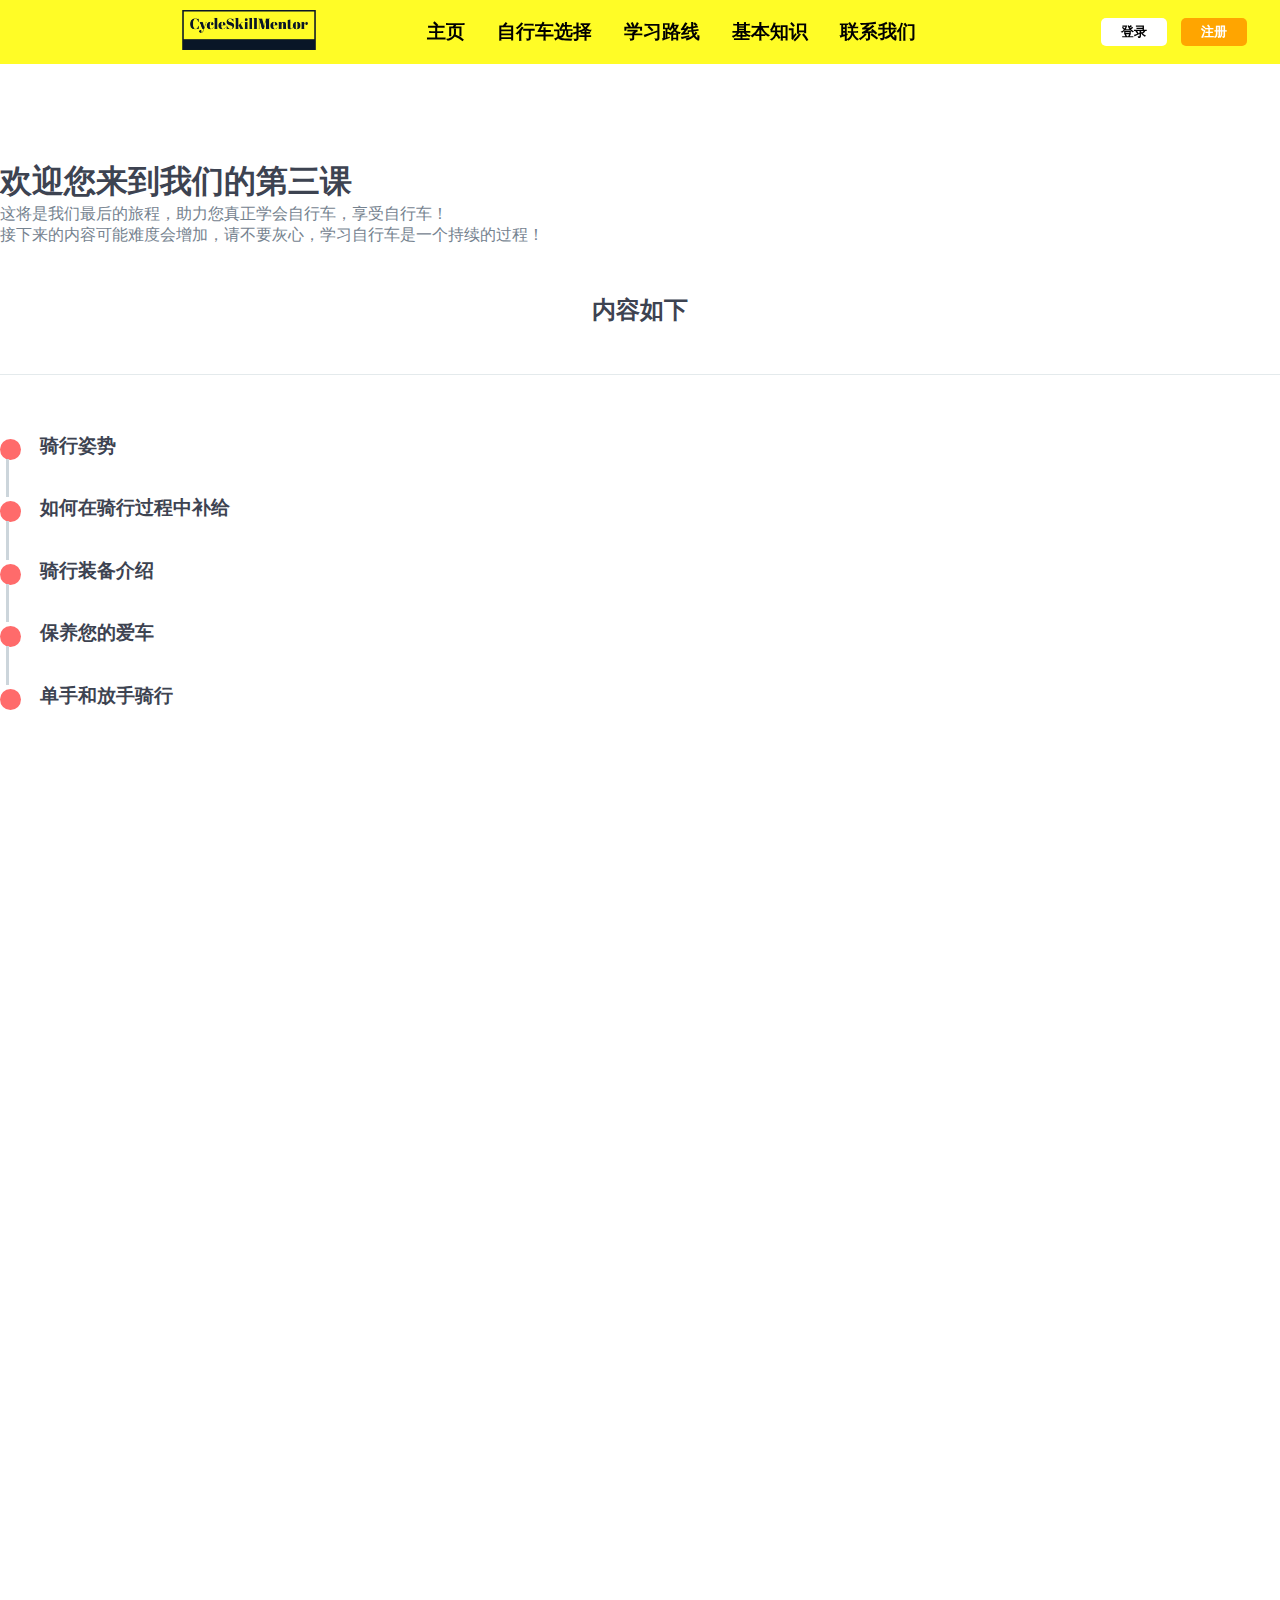
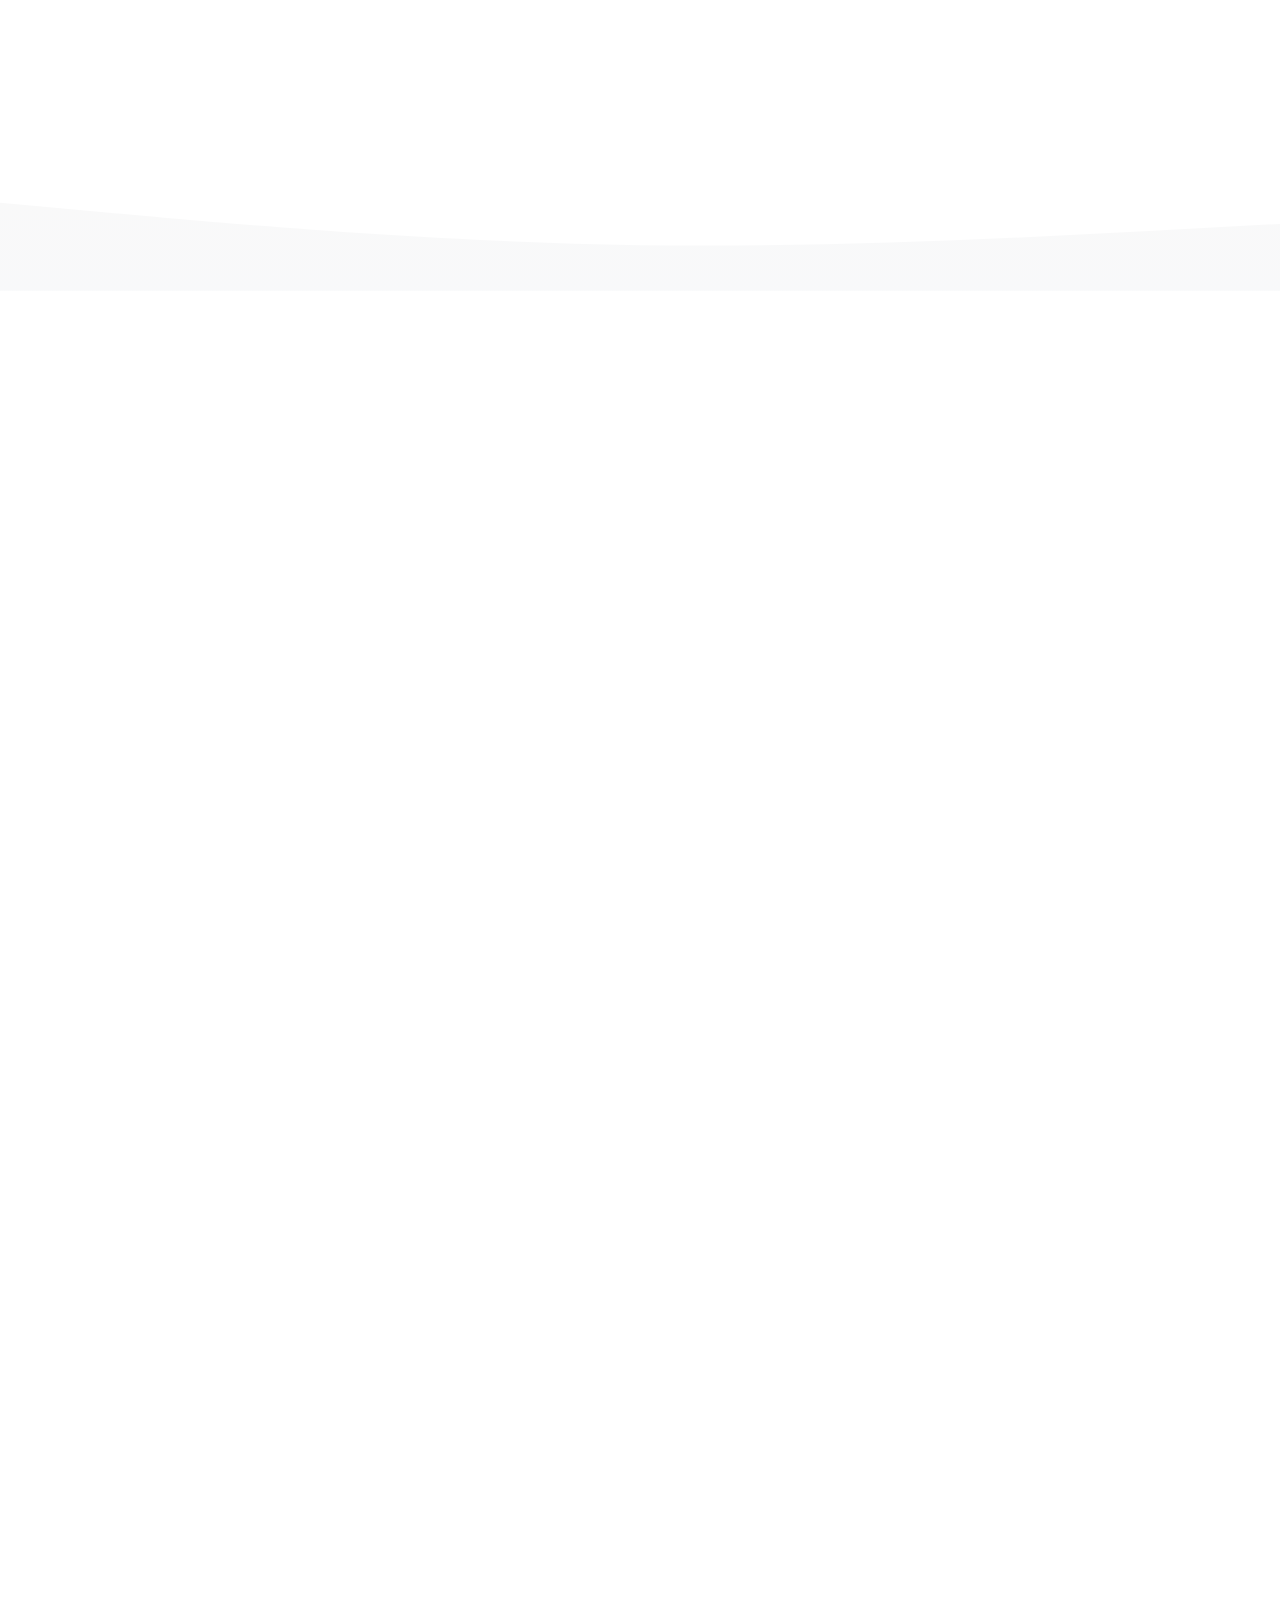
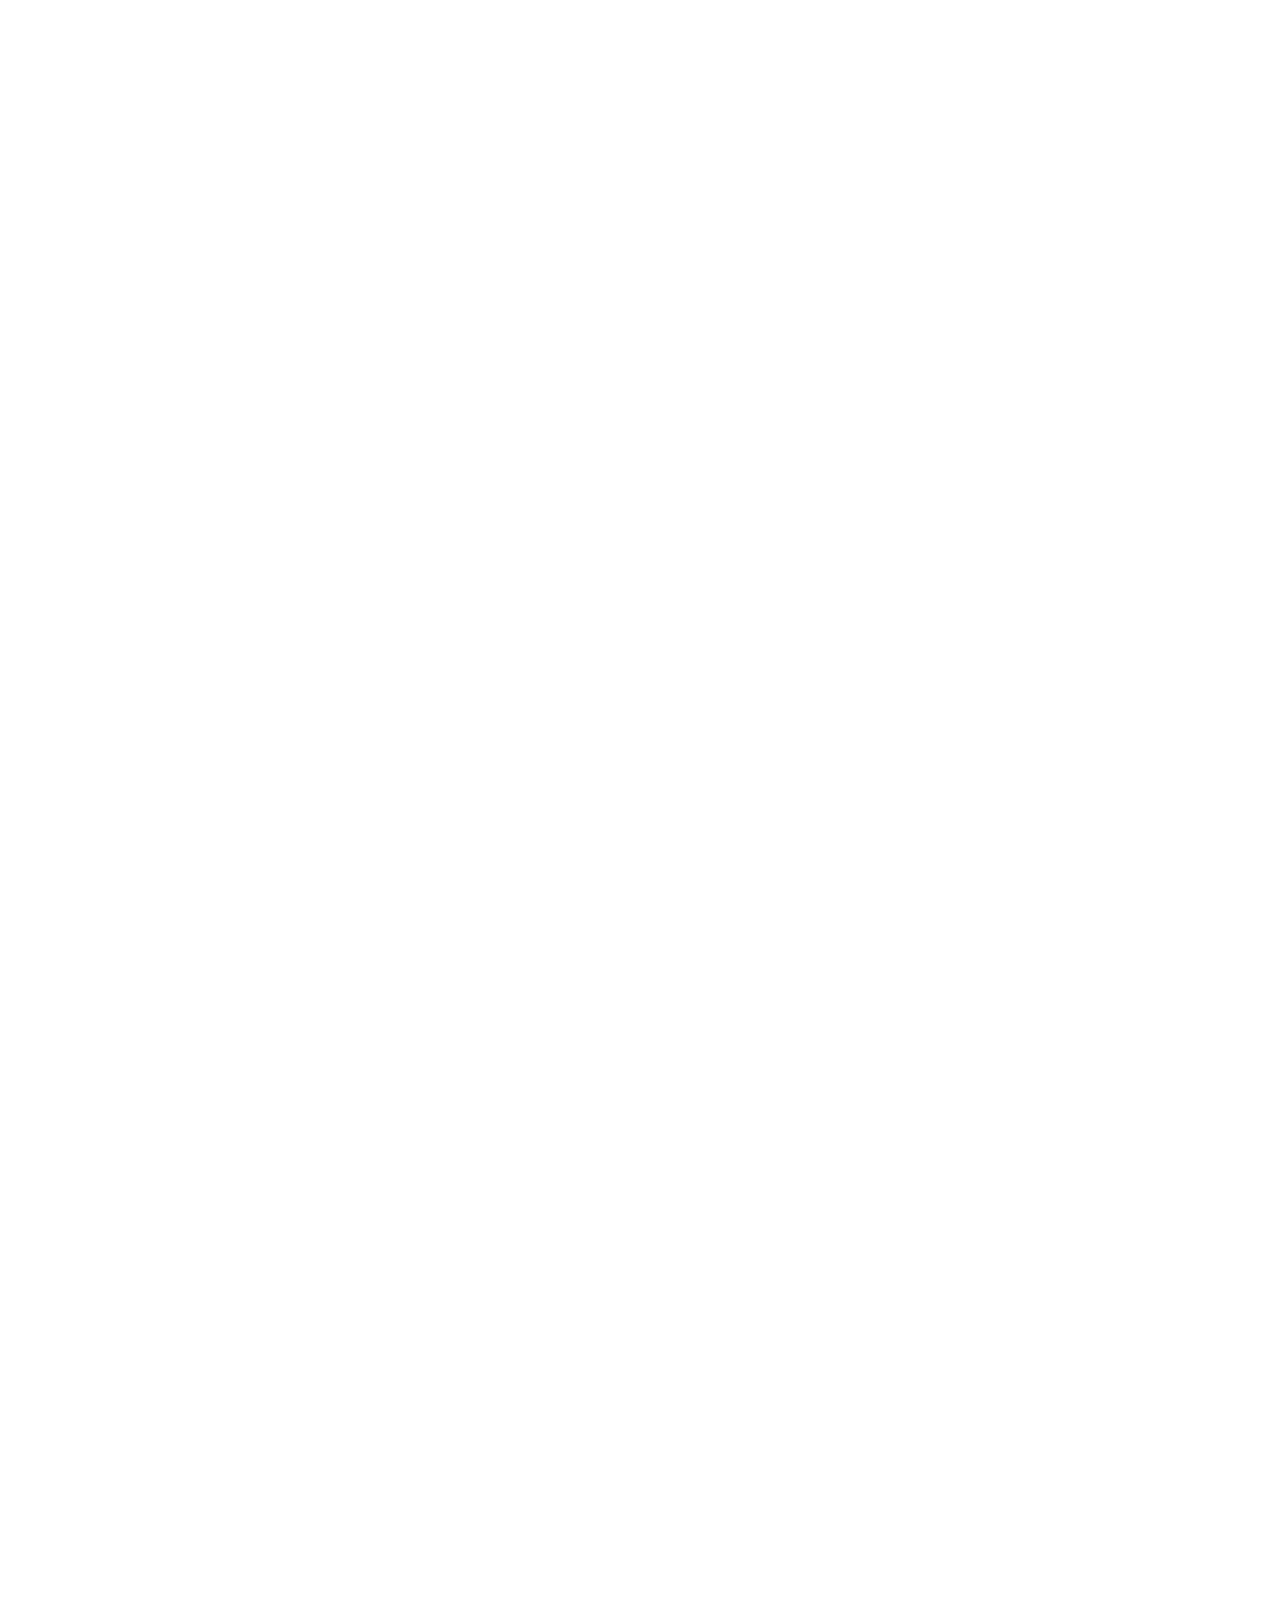
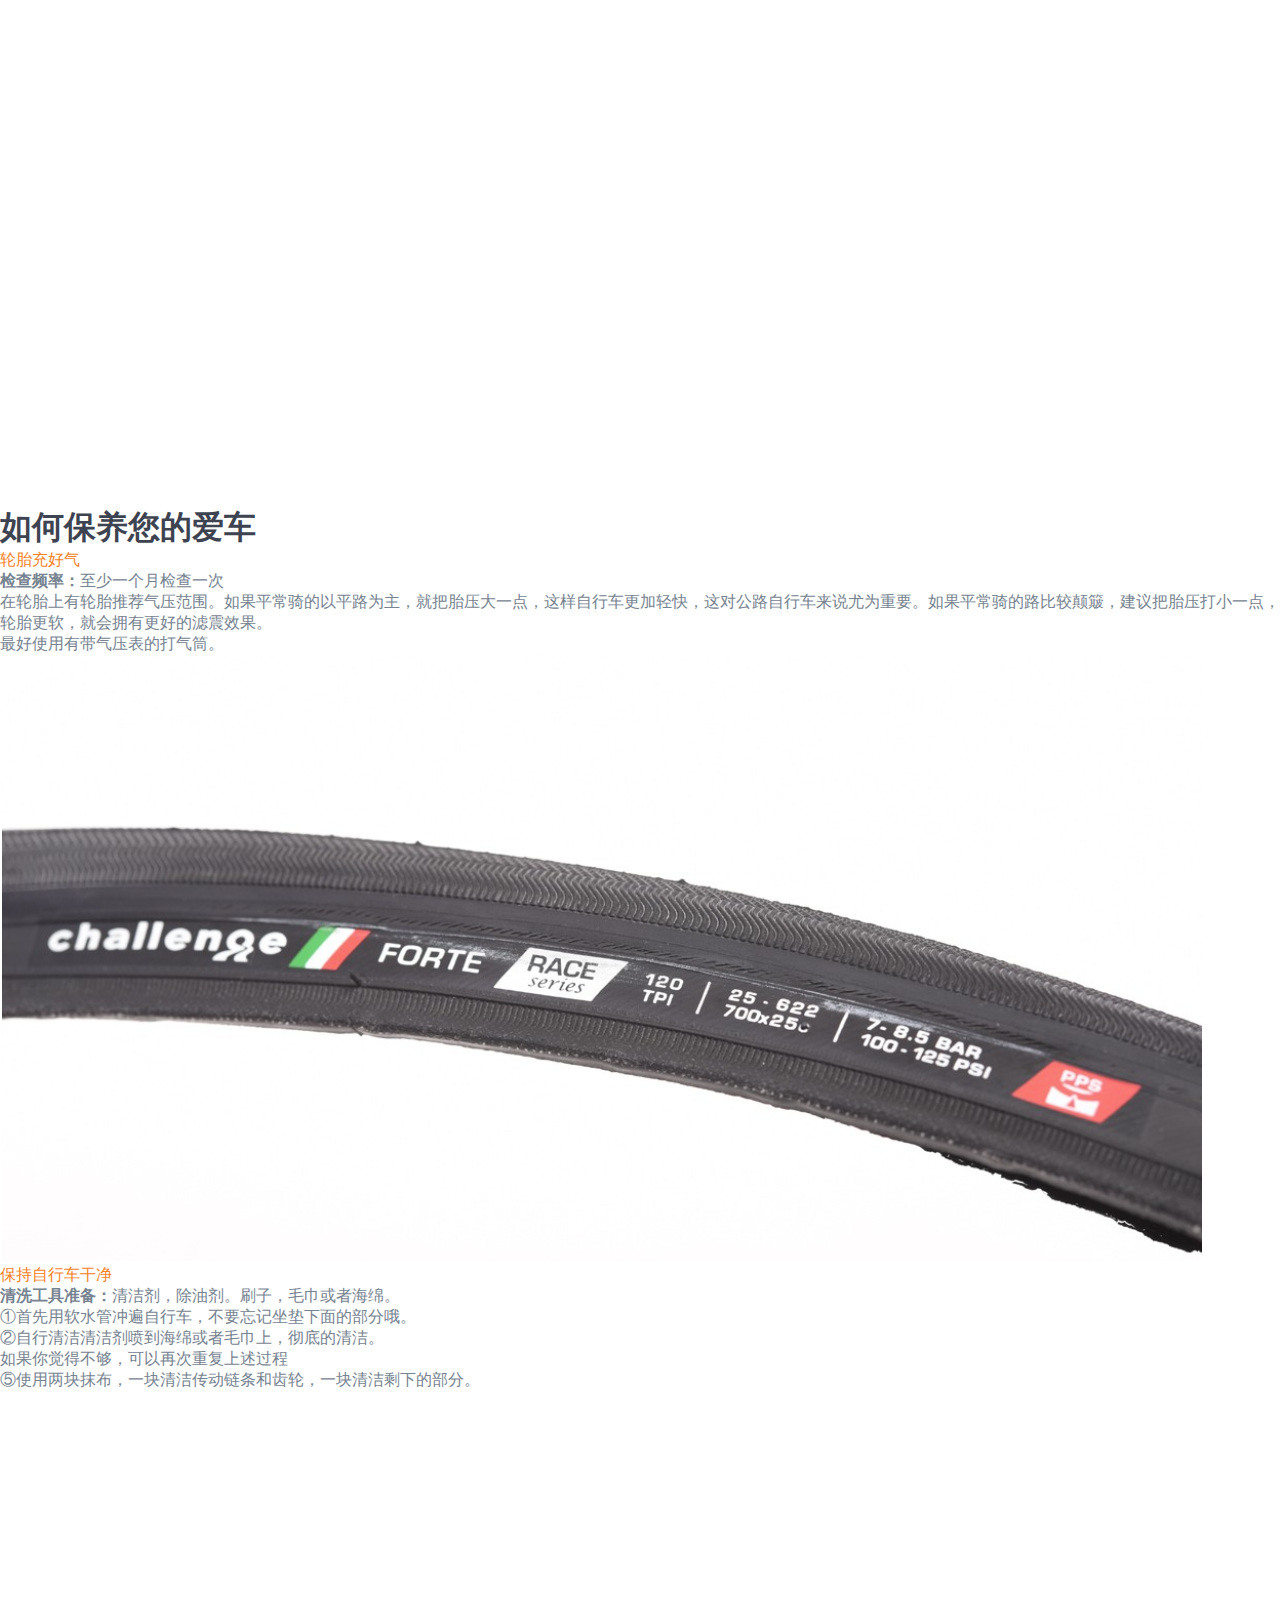
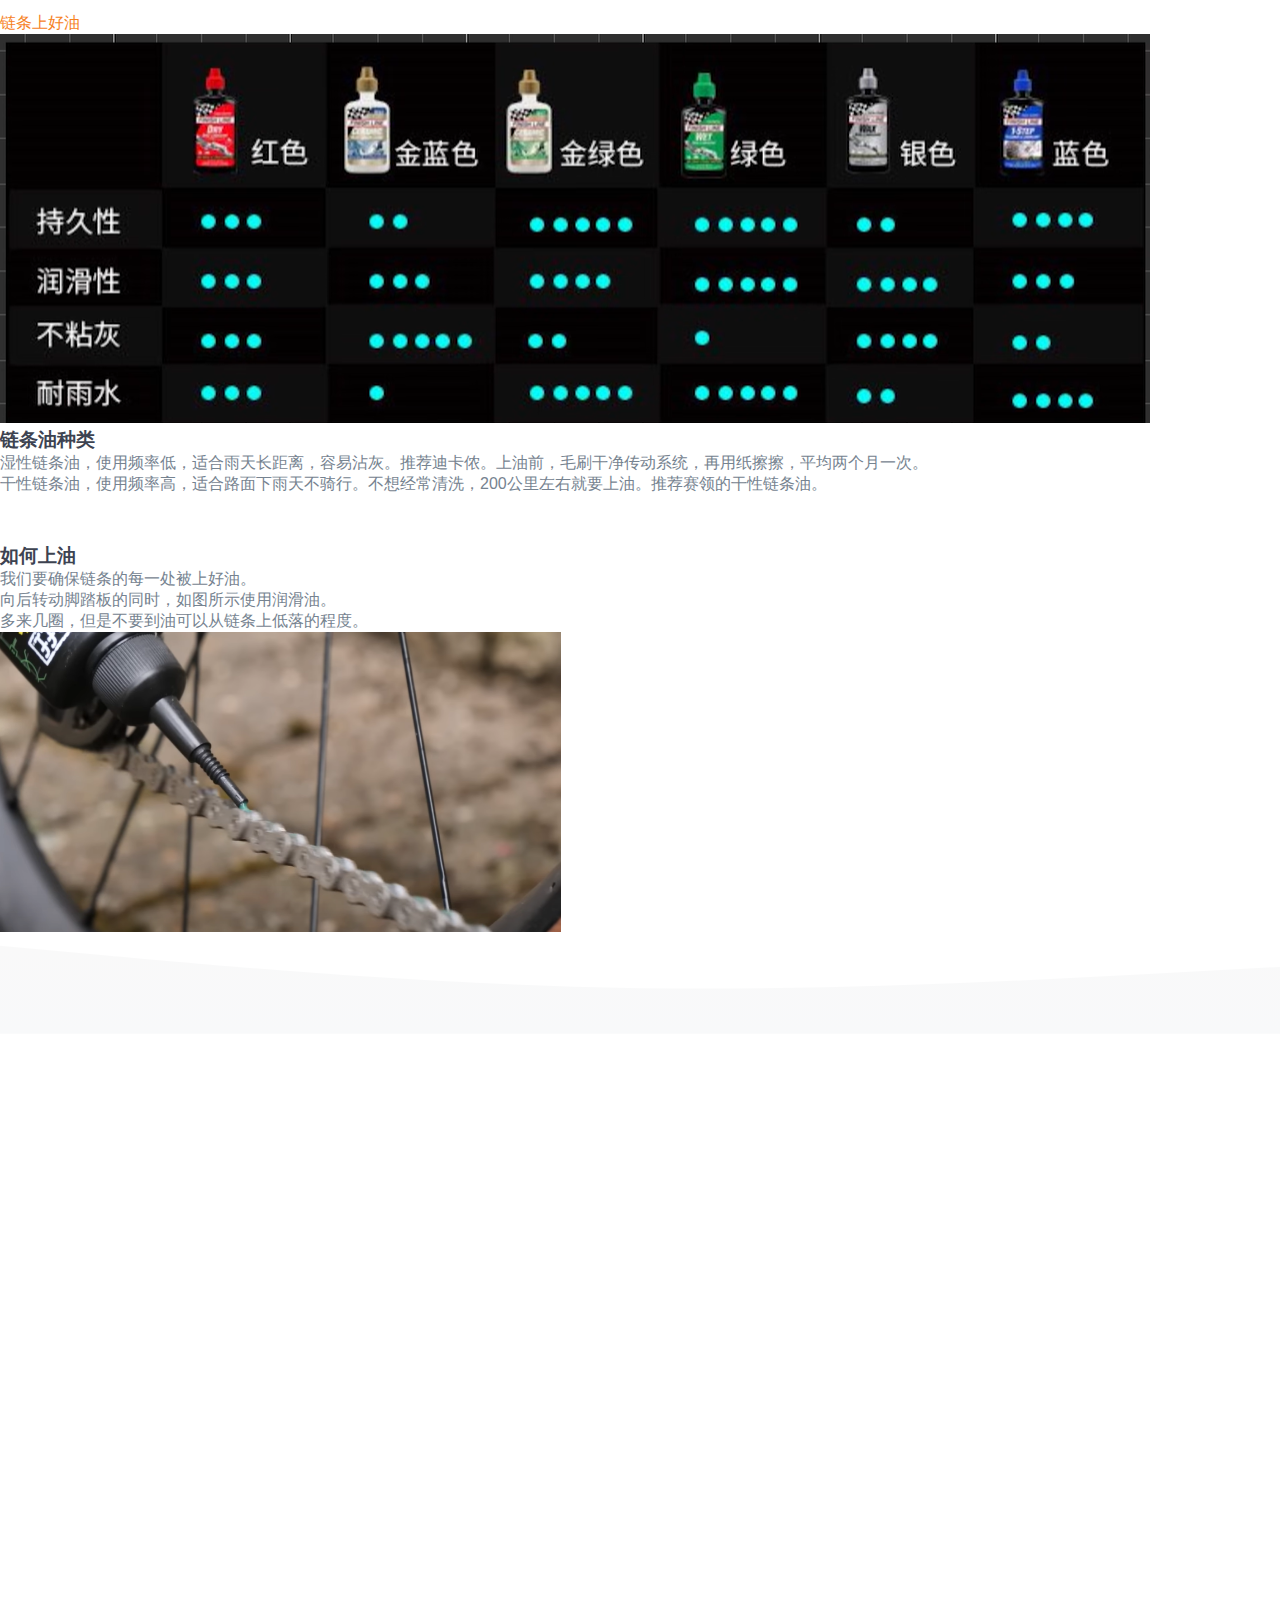
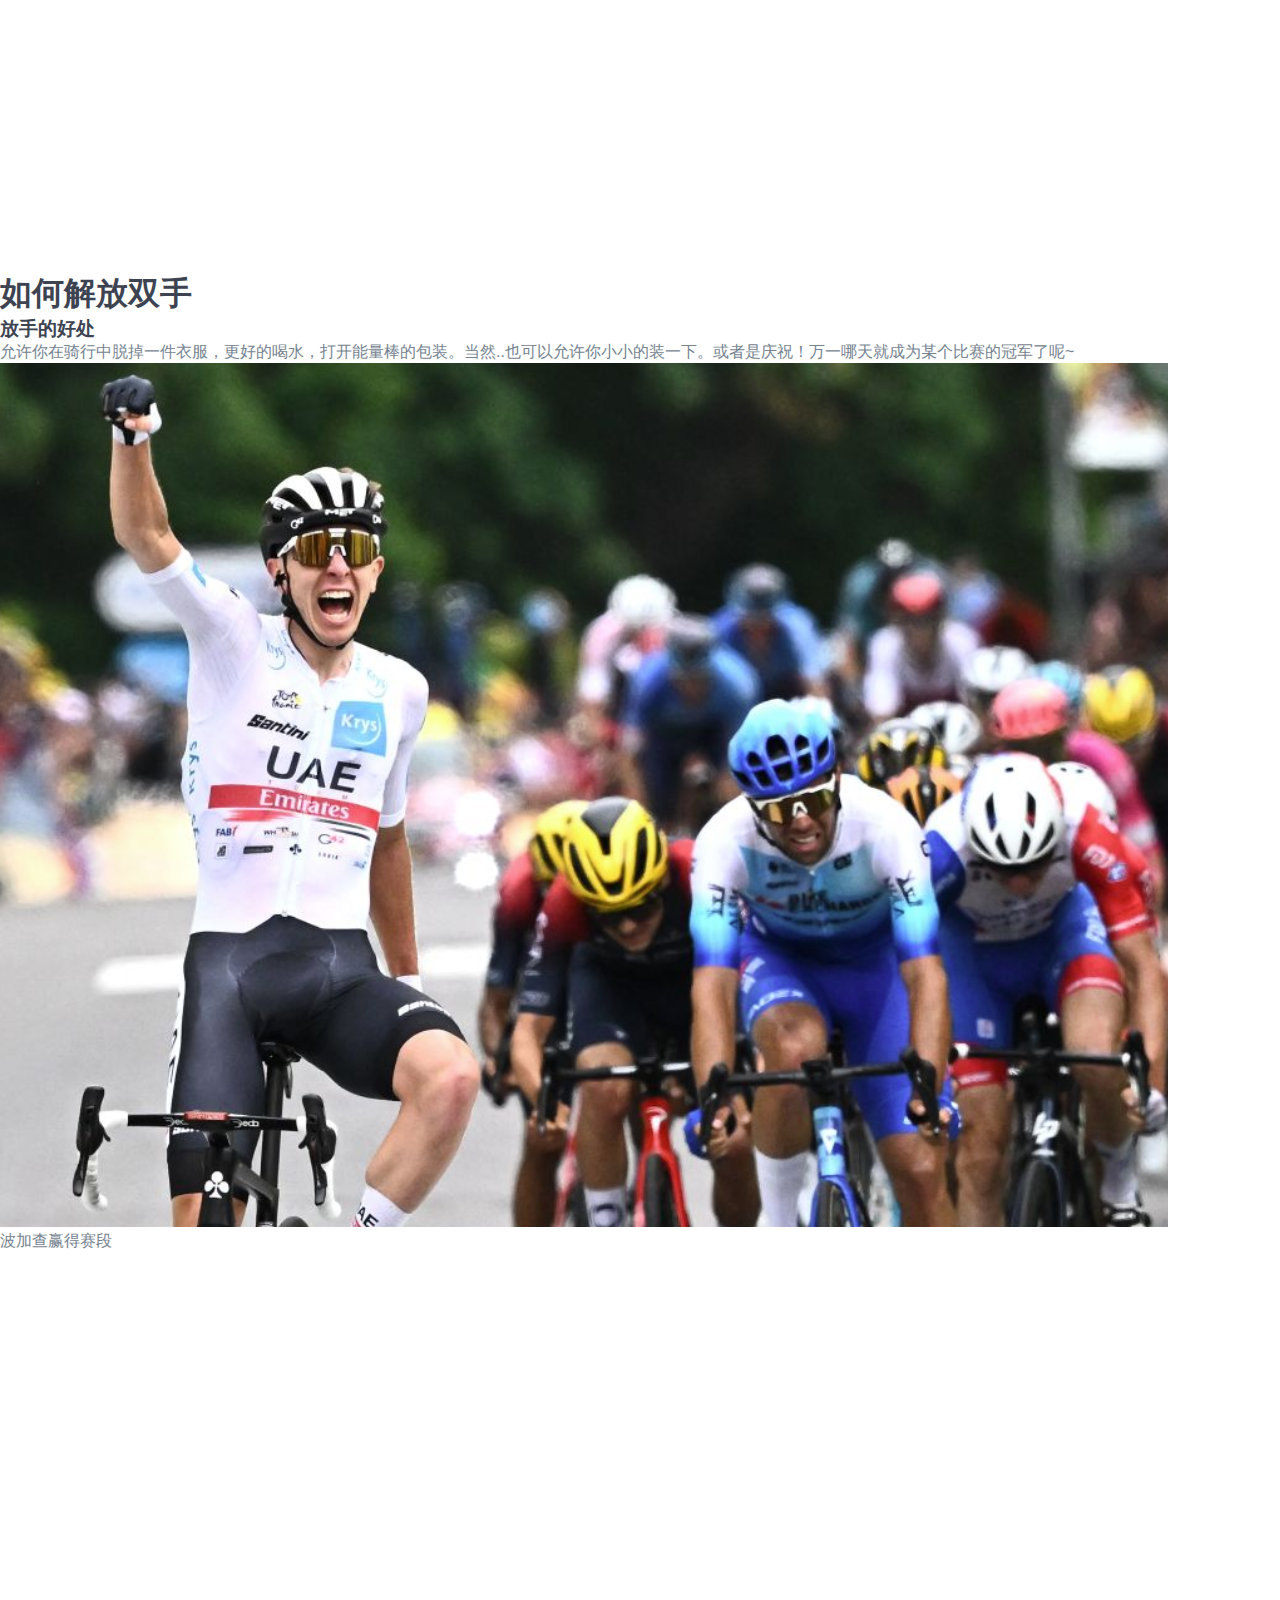
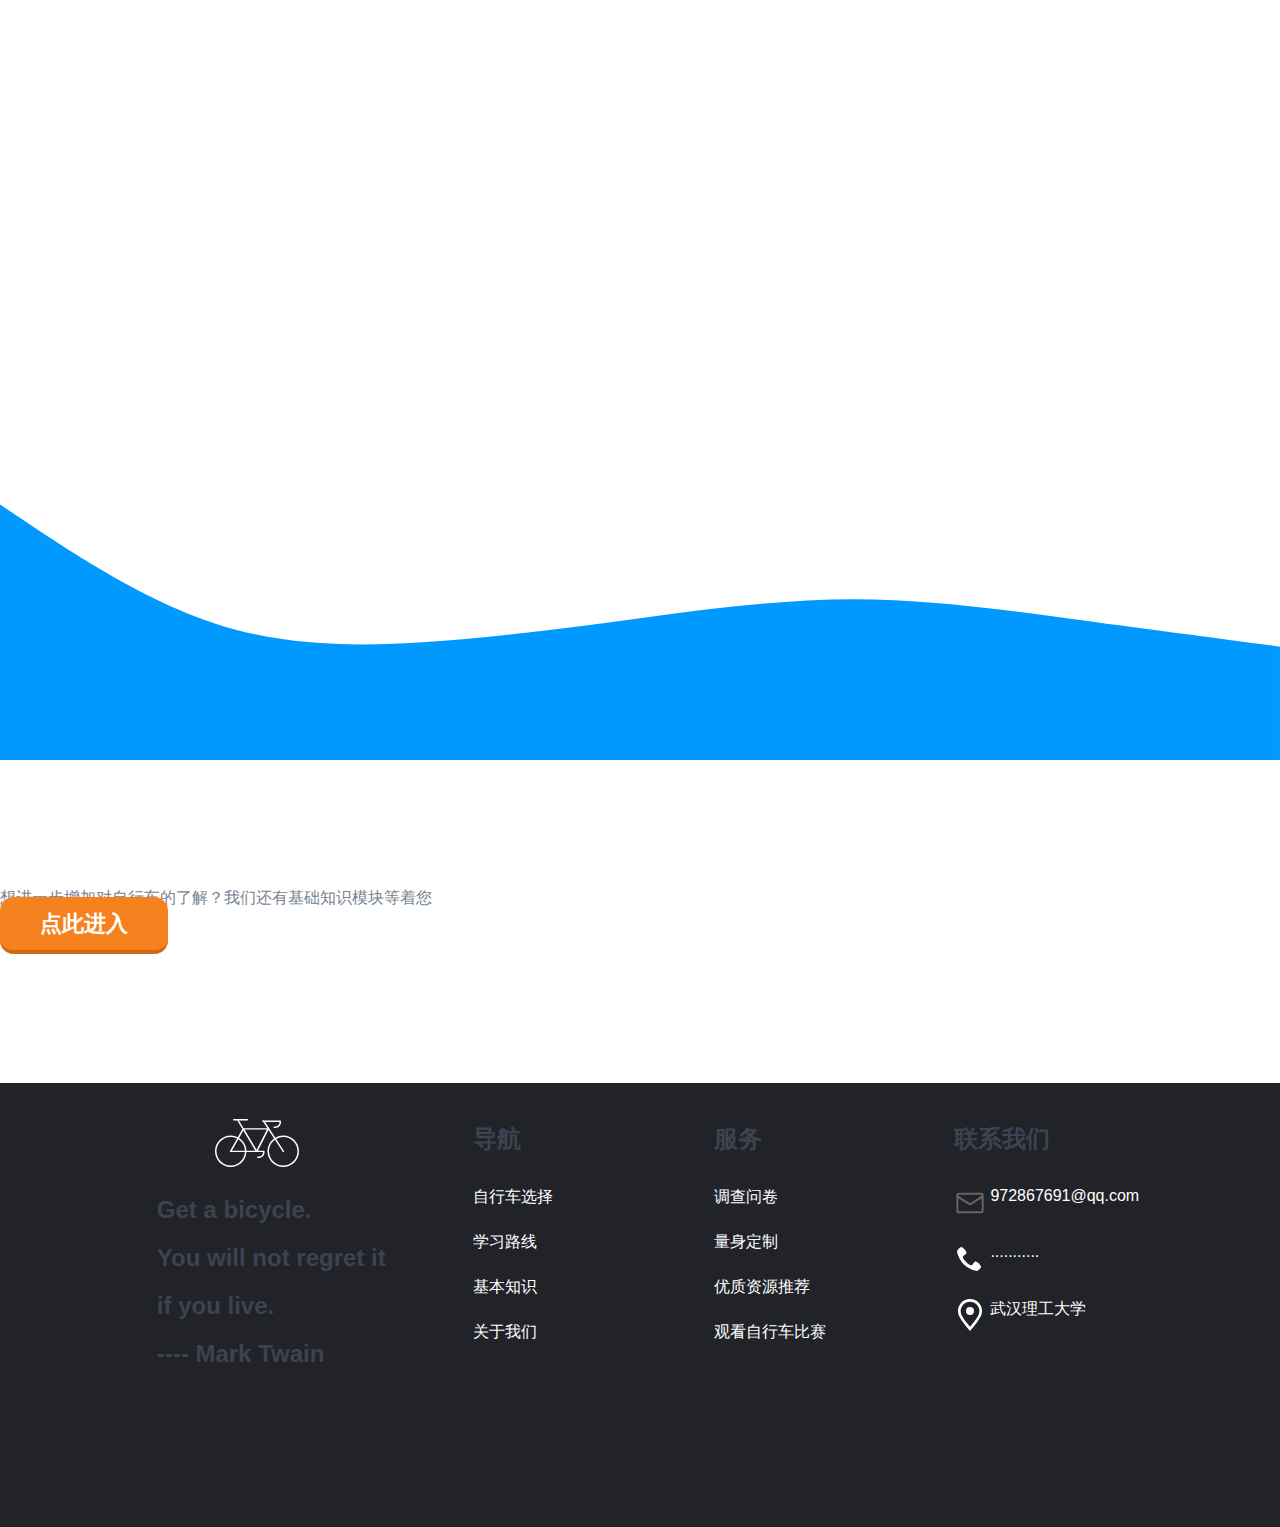
<file: lesson3.html>
<!DOCTYPE html>
<html>
  <head>
    <meta charset="utf-8">
    <meta name="viewport" content="width=device-width, initial-scale=1">
    <link rel="stylesheet" href="style/homepage-style.css">
    <link rel="stylesheet" href="style/lesson3.css">
    <link rel="stylesheet" href="style/timeline.css">
    <link rel="stylesheet" href="style/try.css">
    <script defer src="js/app.js"></script>
    <link href="https://cdn.jsdelivr.net/npm/bootstrap@5.3.2/dist/css/bootstrap.min.css" rel="stylesheet" integrity="sha384-T3c6CoIi6uLrA9TneNEoa7RxnatzjcDSCmG1MXxSR1GAsXEV/Dwwykc2MPK8M2HN" crossorigin="anonymous">
    <link rel="stylesheet" href="https://cdn.jsdelivr.net/npm/bootstrap-icons@1.11.1/font/bootstrap-icons.css" integrity="sha384-4LISF5TTJX/fLmGSxO53rV4miRxdg84mZsxmO8Rx5jGtp/LbrixFETvWa5a6sESd" crossorigin="anonymous">
    <script src="https://code.jquery.com/jquery-3.6.4.min.js"></script>
  </head>

  
  <body >
    <header>
      <div class="logo"><img src="images/cycleskillmentor-high-resolution-logo-transparent.png"></div>
      <input type="checkbox" id='nav-toggle' class="nav-toggle">
      <nav>
        <ul>
          <li><a href="index.html">主页</a></li>
          <li><a href="bikeSelect.html">自行车选择</a></li>
          <li><a href="studyMap.html">学习路线</a></li>
          <li><a href="basicKnowledge.html">基本知识</a></li>
          <li><a href="contactUs.html">联系我们</a></li>
        </ul>
      </nav>
      <label for="nav-toggle" class='nav-toggle-label'>
        <span></span>
      </label>
      <div class='sign-container'>
        <a href="signPage.html"><button class='sign-in-button'>登录</button></a>

        <a href="signPage.html"><button class='sign-up-button'>注册</button></a>
      </div>
    </header>

    <section id="intro3"   style="margin-top:10rem;margin-bottom: 6rem;">
      <div class="container-lg  px-lg-5">
        <h1 class="text-warning display-2 fw-bold text-center ">欢迎您来到我们的第三课</h1>
        <p class="lead text-muted mb-1 text-center">这将是我们最后的旅程，助力您真正学会自行车，享受自行车！</p>
        <p class="lead text-muted mb-4 text-center">接下来的内容可能难度会增加，请不要灰心，学习自行车是一个持续的过程！</p>

        <div class="container-fluid ">
          <div class="row example-basic">
              <div class="col-md-12 example-title">
                  <h2>内容如下</h2>
              </div>
              <div class="col-xs-10 col-xs-offset-1 col-sm-8 col-sm-offset-2 mt-2">
                  <ul class="timeline">
                      <li class="timeline-item">
                          <div class="timeline-marker"></div>
                          <div class="timeline-content">
                              <a href="#posture" class="content-link"><h3 class="timeline-title ">骑行姿势</h3></a>
                          </div>
                      </li>

                      <li class="timeline-item">
                        <div class="timeline-marker"></div>
                        <div class="timeline-content">
                            <a href="#food"  class="content-link"><h3 class="timeline-title">如何在骑行过程中补给</h3></a>
                        </div>
                      </li>
                      <li class="timeline-item">
                          <div class="timeline-marker"></div>
                          <div class="timeline-content">
                              <a href="#zhuangbei" class="content-link"><h3 class="timeline-title ">骑行装备介绍</h3></a>
                          </div>
                      </li>

                      <li class="timeline-item">
                        <div class="timeline-marker"></div>
                        <div class="timeline-content">
                            <a href="#maintenance"  class="content-link"><h3 class="timeline-title">保养您的爱车</h3></a>
                        </div>
                      </li>

                      <li class="timeline-item">
                        <div class="timeline-marker"></div>
                        <div class="timeline-content">
                            <a href="#freeOfHand1"  class="content-link"><h3 class="timeline-title">单手和放手骑行</h3></a>
                        </div>
                      </li>



                  </ul>
              </div>
        </div>

      </div>
    </section>

    <section id="posture" style="margin-bottom: 5rem;">
      <div class="container-lg hidden" id="d1">
        <div class="row g-5 justify-content-center  h-100 ">

          <div class="col-lg-5">
            <img src="images/posture.png" alt="" class="img-fluid rounded-4">
          </div>

          
          <div class="col-lg-6 h-50">
            <h1 class="mb-4 custom-border">骑行姿势</h1>
            <p class="lead my-2"><strong>做一定的热身</strong>骑行前热身是保持舒适，做好骑行准备的最佳方式之一，骑行前不热身可能导致肌肉紧张和不适。</p>
            <p class="lead my-2"><strong>弯曲你的胳膊</strong>。能更好的过滤震动。</p>

            <p class="lead my-2"><strong>放松核心肩膀和姿势。</strong>这可以避免酸痛。</p>

          </div>

        </div>
      </div>
    </section>


    <!--补给-->
    <svg id="wave" style="transform:rotate(0deg); transition: 0.3s" viewBox="0 0 1440 110" version="1.1" xmlns="http://www.w3.org/2000/svg"><defs><linearGradient id="sw-gradient-0" x1="0" x2="0" y1="1" y2="0"><stop stop-color="rgba(248, 249, 250, 1)" offset="0%"></stop><stop stop-color="rgba(248.525, 248.525, 248.525, 1)" offset="100%"></stop></linearGradient></defs><path style="transform:translate(0, 0px); opacity:1" fill="url(#sw-gradient-0)" d="M0,11L120,22C240,33,480,55,720,58.7C960,62,1200,48,1440,34.8C1680,22,1920,11,2160,11C2400,11,2640,22,2880,29.3C3120,37,3360,40,3600,51.3C3840,62,4080,81,4320,89.8C4560,99,4800,99,5040,91.7C5280,84,5520,70,5760,69.7C6000,70,6240,84,6480,91.7C6720,99,6960,99,7200,84.3C7440,70,7680,40,7920,27.5C8160,15,8400,18,8640,31.2C8880,44,9120,66,9360,64.2C9600,62,9840,37,10080,25.7C10320,15,10560,18,10800,16.5C11040,15,11280,7,11520,14.7C11760,22,12000,44,12240,45.8C12480,48,12720,29,12960,22C13200,15,13440,18,13680,27.5C13920,37,14160,51,14400,64.2C14640,77,14880,88,15120,88C15360,88,15600,77,15840,67.8C16080,59,16320,51,16560,49.5C16800,48,17040,51,17160,53.2L17280,55L17280,110L17160,110C17040,110,16800,110,16560,110C16320,110,16080,110,15840,110C15600,110,15360,110,15120,110C14880,110,14640,110,14400,110C14160,110,13920,110,13680,110C13440,110,13200,110,12960,110C12720,110,12480,110,12240,110C12000,110,11760,110,11520,110C11280,110,11040,110,10800,110C10560,110,10320,110,10080,110C9840,110,9600,110,9360,110C9120,110,8880,110,8640,110C8400,110,8160,110,7920,110C7680,110,7440,110,7200,110C6960,110,6720,110,6480,110C6240,110,6000,110,5760,110C5520,110,5280,110,5040,110C4800,110,4560,110,4320,110C4080,110,3840,110,3600,110C3360,110,3120,110,2880,110C2640,110,2400,110,2160,110C1920,110,1680,110,1440,110C1200,110,960,110,720,110C480,110,240,110,120,110L0,110Z"></path></svg>
    <section id="food" class="bg-light" >
      <div class="container-lg hidden2" id="d2">
        <div class="row justify-content-center g-5 align-items-center">
          <div class="col-lg-6">
            <h1 class="custom-border  ">骑行补给</h1>
            <p class=" lh-lg lead">当你要长途骑行的时候，补给是至关重要的，人骑行消耗能量就好比汽车在用汽油一样。在骑行之前吃顿像样的饭，最好能吃一些低碳低脂肪食物，因为低碳食物意味着能量会被慢慢释放。但这是不够的，因为骑行是一项消耗能量很大的运动。您还要学会在沿途中补给。</p>
            <p class=" lh-lg lead">最好是尽量记住每30分钟吃一次东西，不管是能量棒，能量胶，巧克力或者是其他什么食物，都是可以的。每30分钟，少量吃一次，来给身体补充能量。</p>
            <p class=" lh-lg lead">除了固态食物，您还需要携带至少一个水瓶。在接下来的内容中，我们会向您推荐骑行专用水瓶。如果天气炎热，强烈建议您装满电解质水，这会补充您流汗流失的矿物质。</p>
          </div>
          <div class=" col-lg-4 ms-5">
            <figure class="figure">
              <img src="images/jiao.png" class="figure-img img-fluid rounded-4" >
              <figcaption class="figure-caption text-center fw-bold ">能量胶</figcaption>
            </figure>
          </div>
        </div>
      </div>

    </section>

    <section id="zhuangbei">
      <div class="container-lg fade-in" id="d3">
        <h1 class="text-center my-5">骑行装备介绍</h1>
        <div class="row row-cols-1 row-cols-md-4 g-4">
          <div class="col">
            <div class="card h-100 shadow">
              <img src="images/zhuangbei/helmet.png" class="card-img-top border-bottom border-1 border-dark zb-img" alt="...">
              <div class="card-body">
                <h5 class="card-title text-center fw-bold"><i class="bi bi-caret-right text-warning"></i>头盔</h5>
                <p class="card-text">骑行头盔是骑手必备的安全装备，能够有效保护头部免受撞击伤害，确保骑行过程中的安全。</p>
              </div>
            </div>
          </div>
          <div class="col">
            <div class="card h-100 shadow">
              <img src="images/zhuangbei/cloth.png" class="card-img-top border-bottom border-1 border-dark zb-img" alt="...">
              <div class="card-body">
                <h5 class="card-title text-center"><i class="bi bi-caret-right text-warning"></i>骑行服</h5>
                <p class="card-text">骑行服采用专业的透气材料，贴合身形，提供舒适感，同时具备排汗和防风等功能，提高骑行体验。</p>
              </div>
            </div>
          </div>
          <div class="col">
            <div class="card h-100 shadow">
              <img src="images/zhuangbei/frontLight.png" class="card-img-top border-bottom border-1 border-dark zb-img" alt="...">
              <div class="card-body">
                <h5 class="card-title text-center"><i class="bi bi-caret-right text-warning"></i>前灯</h5>
                <p class="card-text">前车灯是安装在自行车前部的照明设备，提供在夜间或低光条件下的可见性，增加骑行安全性。</p>
              </div>
            </div>
          </div>
          <div class="col">
            <div class="card h-100 shadow">
              <img src="images/zhuangbei/endLight.png" class="card-img-top border-bottom border-1 border-dark zb-img" alt="...">
              <div class="card-body">
                <h5 class="card-title text-center"><i class="bi bi-caret-right text-warning"></i>尾灯</h5>
                <p class="card-text">后尾灯安装在自行车后部，作为被动安全装备，提高其他车辆在夜间或低能见度情况下对骑手的察觉度。</p>
              </div>
            </div>
          </div>
        </div>        

        <div class="row row-cols-1 row-cols-md-4 g-4 my-1">
          <div class="col">
            <div class="card h-100 shadow">
              <img src="images/zhuangbei/glasses.png" class="card-img-top border-bottom border-1 border-dark zb-img" alt="...">
              <div class="card-body">
                <h5 class="card-title text-center"><i class="bi bi-caret-right text-warning"></i>骑行眼镜</h5>
                <p class="card-text"> 骑行眼镜不仅能有效阻挡风沙，提高骑行舒适度，还能防止紫外线和异物对眼睛的伤害。</p>
              </div>
            </div>
          </div>
          <div class="col">
            <div class="card h-100 shadow">
              <img src="images/zhuangbei/watch.png" class="card-img-top border-bottom border-1 border-dark zb-img" alt="...">
              <div class="card-body">
                <h5 class="card-title text-center"><i class="bi bi-caret-right text-warning"></i>码表</h5>
                <p class="card-text">码表是一种测量骑行速度、距离和时间的工具，帮助骑手监控骑行状态，进行科学合理的锻炼和导航。</p>
              </div>
            </div>
          </div>
          <div class="col">
            <div class="card h-100 shadow">
              <img src="images/zhuangbei/shoes.png" class="card-img-top border-bottom border-1 border-dark zb-img" alt="...">
              <div class="card-body">
                <h5 class="card-title text-center"><i class="bi bi-caret-right text-warning"></i>锁鞋</h5>
                <p class="card-text"> 锁鞋是专业骑行鞋的一部分，可以与骑行踏板配合使用，提供更高效的踩踏力和稳定性，是骑手提高骑行效率的重要装备。</p>
              </div>
            </div>
          </div>
          <div class="col">
            <div class="card h-100 shadow">
              <img src="images/zhuangbei/bottle.png" class="card-img-top border-bottom border-1 border-dark zb-img" alt="...">
              <div class="card-body">
                <h5 class="card-title text-center"><i class="bi bi-caret-right text-warning"></i>骑行水瓶</h5>
                <p class="card-text">运动水壶方便携带，确保骑行过程中能及时补充水分，维持身体水分平衡，提升体能和耐力。</p>
              </div>
            </div>
          </div>
        </div>        
      </div>
    </section>

    <section id="maintenance" style="margin-top:10rem;">
      <div class="container-lg ">
        <h1 class="fw-bold text-center m-5">如何保养您的爱车</h1>
        <div class="row g-5 justify-content-center">
          <div class="col-lg-5 lh-base ">
            <p class="orange fw-bolder "><i class="bi bi-chevron-double-right"></i> 轮胎充好气</p>
            <p class=" my-1 fs-5"><strong>检查频率：</strong>至少一个月检查一次</p>
            <p class=" my-1">在轮胎上有轮胎推荐气压范围。如果平常骑的以平路为主，就把胎压大一点，这样自行车更加轻快，这对公路自行车来说尤为重要。如果平常骑的路比较颠簸，建议把胎压打小一点，轮胎更软，就会拥有更好的滤震效果。</p>
            <p class=" my-1">最好使用有带气压表的打气筒。</p>

            <img src="images/tire.png" class="img-fluid rounded-2">
          </div>


          <div class="col-lg-5 ">
            <p class="orange fw-bolder"><i class="bi bi-chevron-double-right"></i> 保持自行车干净</p>
            <p class="my-2 fs-5"><strong>清洗工具准备：</strong>清洁剂，除油剂。刷子，毛巾或者海绵。</p>
            <p class="my-2">①首先用软水管冲遍自行车，不要忘记坐垫下面的部分哦。</p>
            <p class="my-2">②自行清洁清洁剂喷到海绵或者毛巾上，彻底的清洁。</p>
            <p class="my-2">如果你觉得不够，可以再次重复上述过程</p>
            <p class="my-2">⑤使用两块抹布，一块清洁传动链条和齿轮，一块清洁剩下的部分。</p>
            <a href="https://www.youtube.com/watch?v=VKBNDzCLzK8&t=328s"><button class="check-button mt-4 fade-in">详细清洗视频 --></button></a>
          </div>
        </div>

        <p class="orange fw-bolder " style="margin-top:10rem;"><i class="bi bi-chevron-double-right"></i> 链条上好油</p>
        <div class="card  shadow  rounded bg-white" style="margin-bottom: 3rem;">

          <div class="row g-0 justify-content-center">
            <div class="col-7  col-lg-6 col-xl-6 mt-3 mt-lg-0">
              <img src="images/oil.png" class="img-fluid rounded-start">
            </div>


            <div class=" col-lg-6 col-xl-6">
              <div class="card-body text-start ">
                <h3 class="card-title pb-2 mt-2 border-bottom border-warning border-3">链条油种类</h3>
                <p class="card-text p-0 m-0 mb-lg-2 lead"><i class="bi bi-dot dot"></i>湿性链条油，使用频率低，适合雨天长距离，容易沾灰。推荐迪卡侬。上油前，毛刷干净传动系统，再用纸擦擦，平均两个月一次。
                <p class="card-text p-0 m-0  lead "><i class="bi bi-dot dot"></i>干性链条油，使用频率高，适合路面下雨天不骑行。不想经常清洗，200公里左右就要上油。推荐赛领的干性链条油。</p>
          
              </div>
            </div>
          </div>

        </div>

        <div class="card mb-5 shadow  rounded bg-white">
          <div class="row g-0 justify-content-center">
            <div class=" col-lg-6 col-xl-7">
              <div class="card-body text-start ">
                <h3 class="card-title pb-2 mt-2 border-bottom border-warning border-3">如何上油</h3>
                <p class="card-text p-0 m-0 mb-lg-3 lead"><i class="bi bi-dot dot"></i>我们要确保链条的每一处被上好油。</p>
                <p class="card-text p-0 m-0 mb-lg-3 lead"><i class="bi bi-dot dot"></i>向后转动脚踏板的同时，如图所示使用润滑油。</p>
                <p class="card-text p-0 m-0  lead"><i class="bi bi-dot dot"></i>多来几圈，但是不要到油可以从链条上低落的程度。</p>
              </div>
            </div>

            <div class="col-7  col-lg-6 col-xl-5 mt-3 mt-lg-0">
              <img src="images/oil2.png" class="img-fluid rounded-start" style="max-height: 300px;">
            </div>
          </div>
        </div>
      </div>
    </section>


    <!--单手放手骑行-->
    <svg id="wave" style="transform:rotate(0deg); transition: 0.3s" viewBox="0 0 1440 110" version="1.1" xmlns="http://www.w3.org/2000/svg"><defs><linearGradient id="sw-gradient-0" x1="0" x2="0" y1="1" y2="0"><stop stop-color="rgba(248, 249, 250, 1)" offset="0%"></stop><stop stop-color="rgba(248.525, 248.525, 248.525, 1)" offset="100%"></stop></linearGradient></defs><path style="transform:translate(0, 0px); opacity:1" fill="url(#sw-gradient-0)" d="M0,11L120,22C240,33,480,55,720,58.7C960,62,1200,48,1440,34.8C1680,22,1920,11,2160,11C2400,11,2640,22,2880,29.3C3120,37,3360,40,3600,51.3C3840,62,4080,81,4320,89.8C4560,99,4800,99,5040,91.7C5280,84,5520,70,5760,69.7C6000,70,6240,84,6480,91.7C6720,99,6960,99,7200,84.3C7440,70,7680,40,7920,27.5C8160,15,8400,18,8640,31.2C8880,44,9120,66,9360,64.2C9600,62,9840,37,10080,25.7C10320,15,10560,18,10800,16.5C11040,15,11280,7,11520,14.7C11760,22,12000,44,12240,45.8C12480,48,12720,29,12960,22C13200,15,13440,18,13680,27.5C13920,37,14160,51,14400,64.2C14640,77,14880,88,15120,88C15360,88,15600,77,15840,67.8C16080,59,16320,51,16560,49.5C16800,48,17040,51,17160,53.2L17280,55L17280,110L17160,110C17040,110,16800,110,16560,110C16320,110,16080,110,15840,110C15600,110,15360,110,15120,110C14880,110,14640,110,14400,110C14160,110,13920,110,13680,110C13440,110,13200,110,12960,110C12720,110,12480,110,12240,110C12000,110,11760,110,11520,110C11280,110,11040,110,10800,110C10560,110,10320,110,10080,110C9840,110,9600,110,9360,110C9120,110,8880,110,8640,110C8400,110,8160,110,7920,110C7680,110,7440,110,7200,110C6960,110,6720,110,6480,110C6240,110,6000,110,5760,110C5520,110,5280,110,5040,110C4800,110,4560,110,4320,110C4080,110,3840,110,3600,110C3360,110,3120,110,2880,110C2640,110,2400,110,2160,110C1920,110,1680,110,1440,110C1200,110,960,110,720,110C480,110,240,110,120,110L0,110Z"></path></svg>
    <section id="freeOfHand1" class="bg-light hidden" >
      <div class="container-lg">
        <div class="row justify-content-center g-5 align-items-center">
          <div class="col-lg-6">
            <h1 class="custom-border">单手骑车</h1>
            <p class=" lh-lg lead">这个是<strong>必须</strong>要掌握的技能。你可以在骑行中打手势，可以给同伴指出障碍，可以在骑行的过程中吃东西，从水杯架中拿水瓶，锻炼对自行车的掌握能力，能够在更多的情况下更好地驾驭自行车。</p>
            <p class=" lh-lg lead">单手骑行的<strong>诀窍</strong>是：当一只手行驶的时候，不要把上半身的压力都压在另一只手上，而是放松你的肩膀，放松你的核心，以及胳膊肘。</p>

          </div>
          <div class=" col-lg-4 ms-5">
            <figure class="figure">
              <img src="images/oneHand1.png" class="figure-img img-fluid rounded-4" >
              <figcaption class="figure-caption text-center fw-bold ">单手打手势</figcaption>
            </figure>
          </div>
        </div>
      </div>

    </section>

    <section id="freeOfHand2">
      <div class="container">
        <h1 class="text-center fw-bold m-5">如何解放双手</h1>
        <div class="row g-5 justify-content-center">
          <div class="col-lg-5">
            <h3 class="fs-4 fw-bold">放手的好处</h3>
            <p class="text-muted lh-lg">允许你在骑行中脱掉一件衣服，更好的喝水，打开能量棒的包装。当然..也可以允许你小小的装一下。或者是庆祝！万一哪天就成为某个比赛的冠军了呢~</p>
            <figure class="figure mt-3">
              <img src="images/noHand1.png" class="figure-img img-fluid rounded-4" >
              <figcaption class="figure-caption text-center fw-bold ">波加查赢得赛段</figcaption>
            </figure>
          </div>

          <div class="col-lg-5 fade-in">
            <h3 class="fs-4 fw-bold">如何放手</h3>
            <p class="text-muted my-1">确保您先学会单手骑行。</p>
            <p class="text-muted my-1">①选一个平坦，人少的地方。</p>
            <p class="text-muted lh-lg my-1">②尝试伸手去触碰水瓶架，后备，各个方向，找到保持平衡的感觉。请把速度当做你的伙伴，因为速度会帮助你更好的平衡自己。</p>
            <p class="text-muted">③尝试将手从车把上拿开，可以拿到图示的位置，以便失去平衡的时候快速抓住车把。</p>
            <img src="images/noHand2.png" alt="" class="img-fluid rounded-4 my-1">
            <p class="text-muted lh-lg my-1">④把重量慢慢的往坐垫上倾斜，想象<strong>蹲马步</strong>的姿势。不断把手离车把远一点，尝试坐直，因为身体前倾可能导致坐垫摇晃。试着放松和习惯那种感觉。专注于直视和调动你的核心力量。</p>
            <p class="text-muted">学习一项技术是需要很长的时间的历练的，可能要花几天，几周，几个月，坚持练习，绝对能做到。</p>
          </div>
        </div>
      </div>
    </section>
    
    <svg xmlns="http://www.w3.org/2000/svg" viewBox="0 0 1440 320"><path fill="#0099ff" fill-opacity="1" d="M0,32L40,58.7C80,85,160,139,240,165.3C320,192,400,192,480,186.7C560,181,640,171,720,160C800,149,880,139,960,138.7C1040,139,1120,149,1200,160C1280,171,1360,181,1400,186.7L1440,192L1440,320L1400,320C1360,320,1280,320,1200,320C1120,320,1040,320,960,320C880,320,800,320,720,320C640,320,560,320,480,320C400,320,320,320,240,320C160,320,80,320,40,320L0,320Z"></path></svg>
  
    <section style="margin-top:5rem;position: relative;" >
      <div class="container-lg text-center">
        <h1 class="fw-bold mb-4 fade-in">恭喜你完成学习！真心祝贺您！</h1>
        <p class="lead mb-4">想进一步增加对自行车的了解？我们还有基础知识模块等着您</p>
        <a href="basicKnowledge.html" class="check-button">点此进入</a>
        <a href="#" class="position-absolute bottom-0 end-0 p-5">
          <i class="bi bi-arrow-up-circle h1"></i>
        </a>
      </div>
    </section>

    <footer>
      <div class="footer-container">
        <div class="footer-left">
          <svg t="1702467978411" class="icon" viewBox="0 0 1792 1024" version="1.1" xmlns="http://www.w3.org/2000/svg" p-id="4447" width="200" height="200"><path d="M1456 352c-61.568 0-119.136 16.928-168.832 45.952L1069.536 64h307.168c-0.416 15.936-4.128 42.592-22.368 63.552C1335.552 149.088 1305.184 160 1264 160a16 16 0 0 0 0 32c50.848 0 89.344-14.592 114.432-43.392 37.216-42.752 29.76-100.352 29.408-102.784A16 16 0 0 0 1392 32h-352a15.936 15.936 0 1 0-13.376 24.768l90.592 139.008H609.536L510.88 32H688a16 16 0 0 0 0-32h-288a16 16 0 0 0 0 32h74.048c0.32 0.736 0.384 1.536 0.8 2.24l109.184 181.184-97.728 172.48A333.76 333.76 0 0 0 336 352C150.72 352 0 502.72 0 688S150.72 1024 336 1024c178.816 0 325.024-140.512 333.44-320H1024c0.928 18.528-3.072 43.776-20.608 63.648C984.448 789.12 953.696 800 912 800a16 16 0 0 0 0 32c51.456 0 90.368-14.624 115.648-43.456 36.544-41.728 29.664-97.152 29.376-99.488a16 16 0 0 0-15.872-13.92h-125.696l225.504-442.88 119.36 183.168C1175.52 476.448 1120 575.744 1120 688 1120 873.28 1270.72 1024 1456 1024S1792 873.28 1792 688 1641.28 352 1456 352zM1107.36 224l-219.136 434.176L628.832 224h478.528z m-504.384 22.88l258.08 428.256H671.36a335.584 335.584 0 0 0-157.184-271.488l88.8-156.768z m36.384 428.256h-279.008l138.048-243.68a303.776 303.776 0 0 1 140.96 243.68zM336 992C168.384 992 32 855.616 32 688S168.384 384 336 384c48.32 0 93.888 11.648 134.528 31.776l-151.552 267.456a15.936 15.936 0 0 0 0.096 15.936c2.848 4.896 8.128 7.936 13.824 4.8h306.144C629.088 865.824 497.184 992 336 992z m1120 0c-167.616 0-304-136.384-304-304 0-101.024 49.728-190.464 125.824-245.76l167.904 257.632a16.064 16.064 0 0 0 22.144 4.672 16.064 16.064 0 0 0 4.672-22.144l-167.904-257.632A301.504 301.504 0 0 1 1456 384c167.616 0 304 136.384 304 304S1623.616 992 1456 992z" fill="#ffffff" p-id="4448"></path></svg>
          <h2>Get a bicycle. <br>You will not regret it <br>if you live.</h2>
          <h2>----  Mark Twain</h2>
        </div>
        
        <div class="footer-heading footer-1">
          <h2>导航</h2>
          <a href="bikeSelect.html">自行车选择</a>
          <a href="studyMap.html">学习路线</a>
          <a href="basicKnowledge.html">基本知识</a>
          <a href="contactUs.html">关于我们</a>        
        </div>
  
        <div class="footer-heading footer-2">
          <h2>服务</h2>
          <a href="bikeSelect.html">调查问卷</a>
          <a href="studyMap.html">量身定制</a>
          <a href="basicKnowledge.html#sources">优质资源推荐</a>
          <a href="https://video.zhibo.tv/">观看自行车比赛</a>        
        </div>
  
        <div class="footer-heading footer-3">
          <h2>联系我们</h2>
          <div><svg t="1702468333958" class="icon" viewBox="0 0 1024 1024" version="1.1" xmlns="http://www.w3.org/2000/svg" p-id="7434" width="200" height="200"><path d="M874.666667 181.333333H149.333333c-40.533333 0-74.666667 34.133333-74.666666 74.666667v512c0 40.533333 34.133333 74.666667 74.666666 74.666667h725.333334c40.533333 0 74.666667-34.133333 74.666666-74.666667V256c0-40.533333-34.133333-74.666667-74.666666-74.666667z m-725.333334 64h725.333334c6.4 0 10.666667 4.266667 10.666666 10.666667v25.6L512 516.266667l-373.333333-234.666667V256c0-6.4 4.266667-10.666667 10.666666-10.666667z m725.333334 533.333334H149.333333c-6.4 0-10.666667-4.266667-10.666666-10.666667V356.266667l356.266666 224c4.266667 4.266667 10.666667 4.266667 17.066667 4.266666s12.8-2.133333 17.066667-4.266666l356.266666-224V768c0 6.4-4.266667 10.666667-10.666666 10.666667z" fill="#666666" p-id="7435"></path></svg> 972867691@qq.com</div>
          <div><svg t="1702468363442" class="icon" viewBox="0 0 1024 1024" version="1.1" xmlns="http://www.w3.org/2000/svg" p-id="8433" width="200" height="200"><path d="M732.096 896c-105.696 0-319.968-109.088-422.784-212.32-102.784-103.264-211.392-318.496-211.392-424.64C97.92 259.04 178.912 128 231.776 128s211.392 159.232 158.528 212.352c-52.864 53.056-105.696 53.056-105.696 106.144s52.832 106.144 105.696 159.232c52.832 53.088 105.696 106.144 158.528 106.144 52.864 0 52.864-53.056 105.696-106.144 52.832-53.088 211.392 106.144 211.392 159.232 0 53.088-133.824 131.04-133.824 131.04z" fill="#ffffff" p-id="8434"></path></svg> ...........</div>
          <div><svg t="1702468450413" class="icon" viewBox="0 0 1024 1024" version="1.1" xmlns="http://www.w3.org/2000/svg" p-id="9454" width="200" height="200"><path d="M793.088 485.248a298.688 298.688 0 1 0-562.432-0.64C257.92 560.64 352.448 698.496 512 891.328c159.232-192.64 253.76-330.176 281.088-406.08zM512 1024c-205.76-241.472-326.272-411.712-361.664-510.72a384 384 0 1 1 723.072 0.832C837.76 612.928 717.312 782.848 512 1024.064z m0-512a128 128 0 1 0 0-256 128 128 0 0 0 0 256z" fill="#ffffff" p-id="9455"></path></svg>武汉理工大学</div>
        </div>  
      </div>

      
    </footer>

    <script src="https://cdn.jsdelivr.net/npm/bootstrap@5.3.2/dist/js/bootstrap.bundle.min.js" integrity="sha384-C6RzsynM9kWDrMNeT87bh95OGNyZPhcTNXj1NW7RuBCsyN/o0jlpcV8Qyq46cDfL" crossorigin="anonymous"></script>
  </body>
</html>
</file>
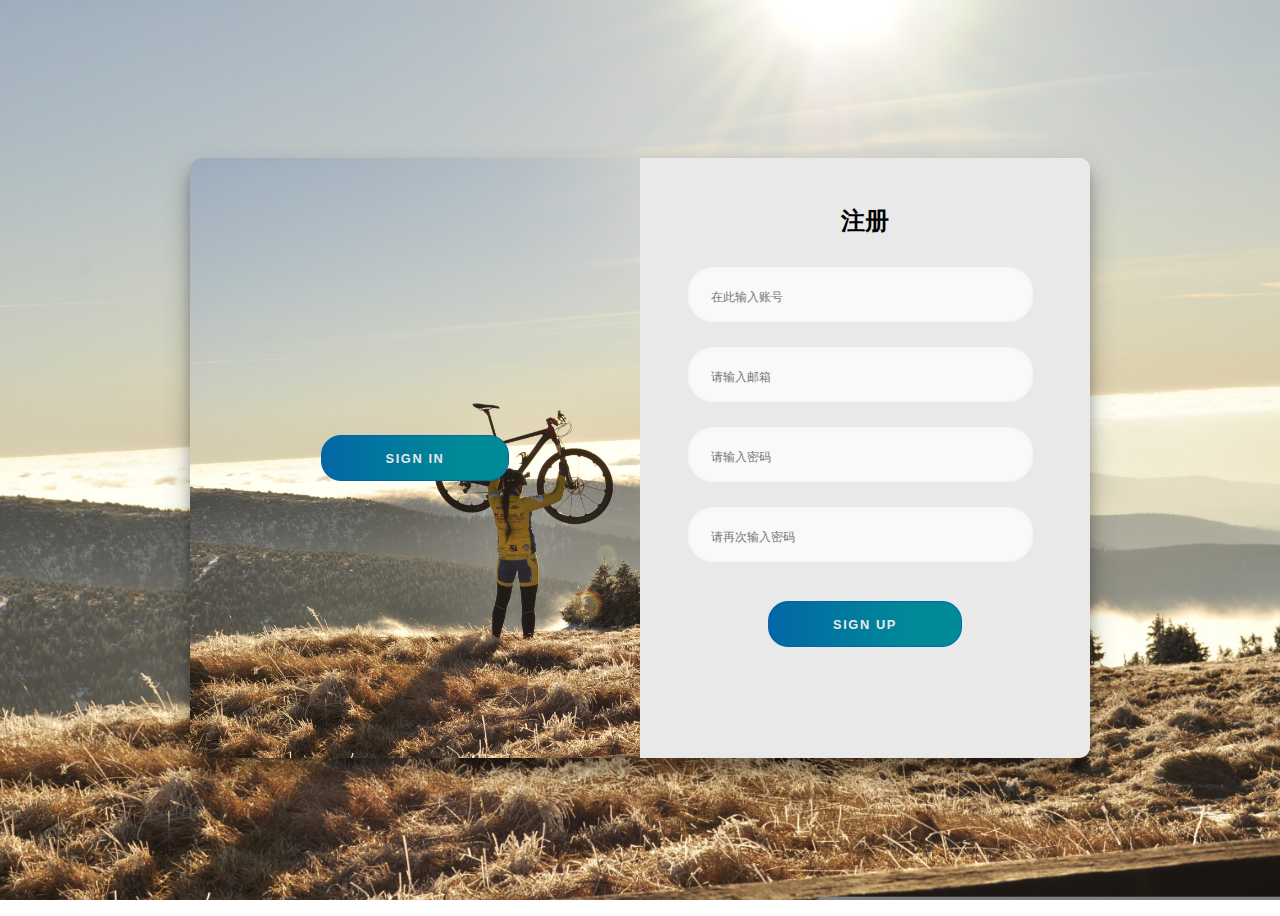
<file: signPage.html>
<!DOCTYPE html>
<html>
  <head>
    <link rel="stylesheet" href="style/signPage.css">
    <link rel="stylesheet" href="style/sign.css">
  </head>
  <body>
    <div class="container right-panel-active">
      <!-- Sign Up -->
      <div class="container__form container--signup">
        <form action="#" class="form" id="form1">
          <h2 class="form__title">注册</h2>

          <div class="input-container" >
            <div class="input-right">
              <input class="input input-username" type="text" placeholder="在此输入账号" required onblur="isValidUsername(value)" >
              <div class="right-operation-username"></div >
            </div>
          </div>
    
          <div class="hint-container-username" >
          </div>


          <div class="input-container" >

            <div class="input-right">
              <input placeholder="请输入邮箱" type="email" required class="input input-email" onblur="isValidEmail(value)">
              <div class="right-operation-email"></div >   
            </div>
    
          </div>
          <div class="hint-container-email"></div>

        <div class="input-container" >
          <div class="input-right">
            <input class="input input-pw" size="20" type="password" placeholder="请输入密码" required onblur="isValidPw(value)">
            <div class="right-operation-pw"></div >
          </div>
  
        </div>
        <div class="hint-container-pw" ></div>

        <div class="input-container" >
          <div class="input-right">
            <input class="input input-repw" size="20" type="password" placeholder="请再次输入密码" required onblur="isSamePw()">
            <div class="right-operation-repw"></div >          
          </div>
        </div>
        <div class="hint-container-repw" >
        </div>

          <button class="btn">Sign Up</button>
        </form>
      </div>
    
      <!-- Sign In -->
      <div class="container__form container--signin">
        <form action="#" class="form" id="form2">
          <h2 class="form__title">登录</h2>
          <div class="input-container" >
            <div class="input-right">
              <input class="input input-username" type="text" placeholder="在此输入账号" required onblur="isValidUsername(value)" >
              <div class="right-operation-username"></div >
            </div>
          </div>
    
          <div class="hint-container-username" >
          </div>

          <div class="input-container" >
            <div class="input-right">
              <input class="input input-pw" size="20" type="password" placeholder="请输入密码" required onblur="isValidPw(value)">
              <div class="right-operation-pw"></div >
            </div>
    
          </div>
          <div class="hint-container-pw" ></div>
          <a href="#" class="link">忘记了你的密码?</a>
          <button class="btn">Sign In</button>
        </form>
      </div>
    
      <!-- Overlay -->
      <div class="container__overlay">
        <div class="overlay">
          <div class="overlay__panel overlay--left">
            <button class="btn" id="signIn">Sign In</button>
          </div>
          <div class="overlay__panel overlay--right">
            <button class="btn" id="signUp">Sign Up</button>
          </div>
        </div>
      </div>
    </div>

    <script src="js/signPage.js"></script>
    <script src="js/sign.js"></script>
  </body>

</html>
</file>
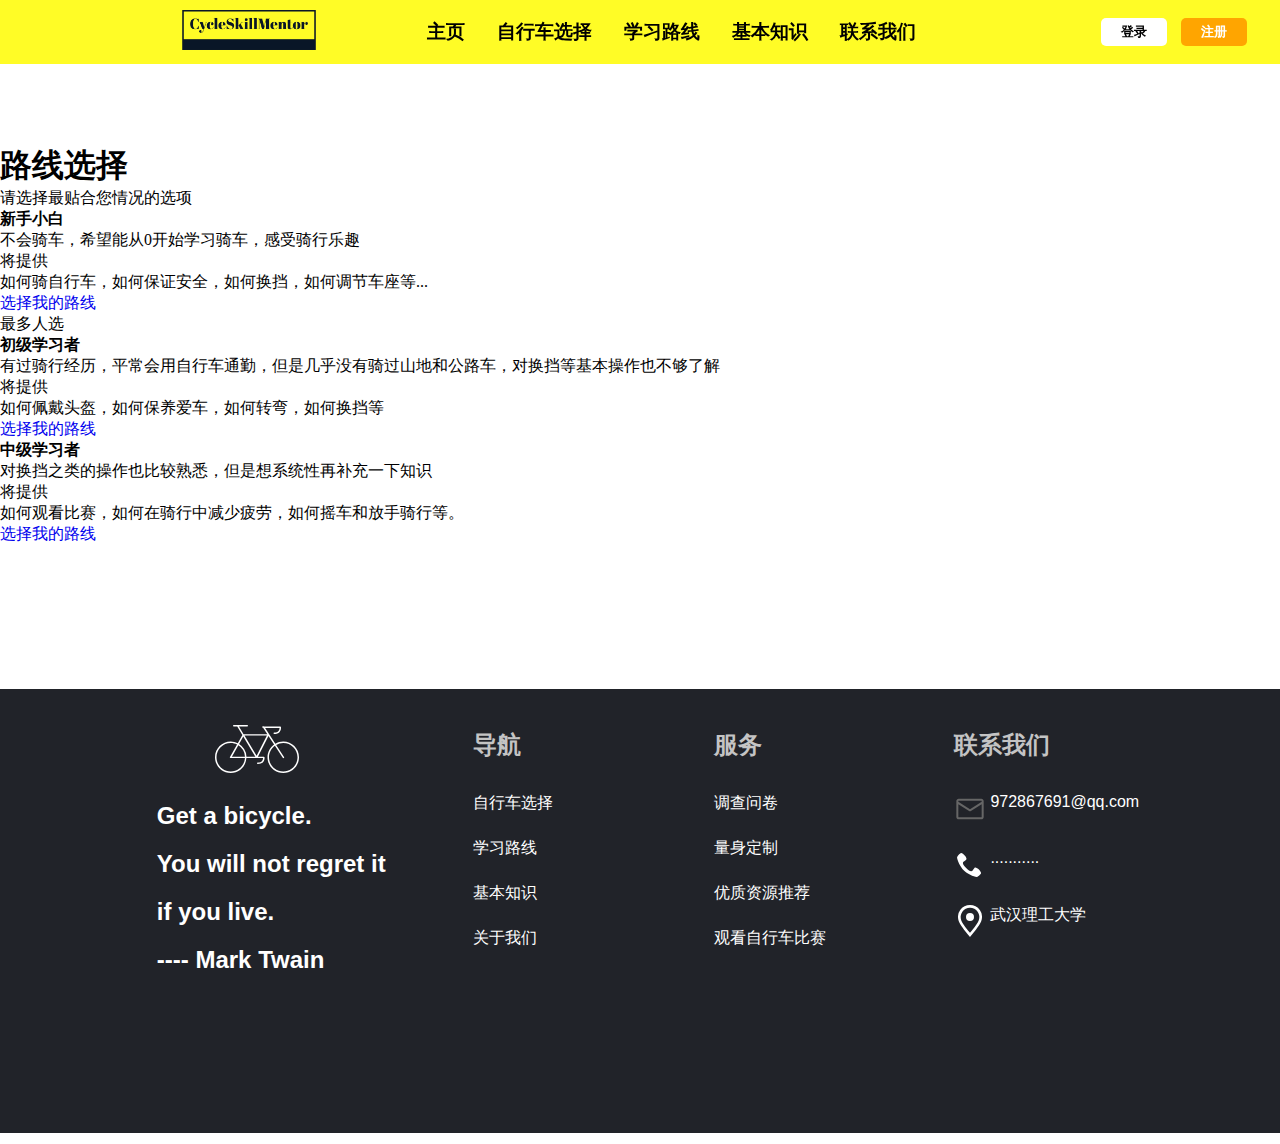
<file: studyMap.html>
<!DOCTYPE html>
<html>
  <head>
    <meta charset="utf-8">
    <meta name="viewport" content="width=device-width, initial-scale=1">
    <link rel="stylesheet" href="style/homepage-style.css">
    <link rel="stylesheet" href="style/studyMap.css">
    <link rel="stylesheet" href="style/try.css">
    <script defer src="js/app.js"></script>
    <link href="https://cdn.jsdelivr.net/npm/bootstrap@5.3.2/dist/css/bootstrap.min.css" rel="stylesheet" integrity="sha384-T3c6CoIi6uLrA9TneNEoa7RxnatzjcDSCmG1MXxSR1GAsXEV/Dwwykc2MPK8M2HN" crossorigin="anonymous">
    <link rel="stylesheet" href="https://cdn.jsdelivr.net/npm/bootstrap-icons@1.11.1/font/bootstrap-icons.css" integrity="sha384-4LISF5TTJX/fLmGSxO53rV4miRxdg84mZsxmO8Rx5jGtp/LbrixFETvWa5a6sESd" crossorigin="anonymous">
  
  </head>

  <body>
    <header class="mb-5">
      <div class="logo"><img src="images/cycleskillmentor-high-resolution-logo-transparent.png"></div>
      <input type="checkbox" id='nav-toggle' class="nav-toggle">
      <nav>
        <ul>
          <li><a href="index.html">主页</a></li>
          <li><a href="bikeSelect.html">自行车选择</a></li>
          <li><a href="studyMap.html">学习路线</a></li>
          <li><a href="basicKnowledge.html">基本知识</a></li>
          <li><a href="contactUs.html">联系我们</a></li>
        </ul>
      </nav>
      <label for="nav-toggle" class='nav-toggle-label'>
        <span></span>
      </label>
      <div class='sign-container'>
        <a href="signPage.html"><button class='sign-in-button'>登录</button></a>
        <a href="signPage.html"><button class='sign-up-button'>注册</button></a>
      </div>
    </header>


    <section class="bg-light mt-5 choose ">
      <div class="container-lg">
        <div class="text-center fw-bold">
          <h1>路线选择</h2>
          <p class="lead text-muted">请选择最贴合您情况的选项</p>
        </div>
  
        <div class="row my-5 align-items-center justify-content-center g-3 fade-in3">
          <!--xl 超大-->
          <div class="col-8 col-lg-4 col-xl-3">
            <div class="card border-0">
              <div class="card-body text-center py-4">
                <h4 class="card-title">新手小白</h4>
                <p class="lead card-subtitle mb-2">不会骑车，希望能从0开始学习骑车，感受骑行乐趣</p>
                <p class="display-4 my-3 text-warning fw-bold">将提供</p>
                <p class="card-text mx-5 text-muted d-none d-lg-block">
                  如何骑自行车，如何保证安全，如何换挡，如何调节车座等...
                </p>
                <a href="lesson1.html" class="btn btn-outline-warning btn-lg mt-3">
                  选择我的路线
                </a>
              </div>
            </div>
          </div>
  
  
          <div class="col-9 col-lg-4 fade-in">
            <div class="card border-2 border-warning ">
              <div class="card-header text-center text-primary">最多人选</div>
              <div class="card-body text-center py-4">
                <h4 class="card-title">初级学习者</h4>
                <p class="lead card-subtitle my-2">有过骑行经历，平常会用自行车通勤，但是几乎没有骑过山地和公路车，对换挡等基本操作也不够了解</p>
                <p class="display-4 my-3 text-warning fw-bold">将提供</p>
                <p class="card-text mx-5 text-muted d-none d-lg-block">
                  如何佩戴头盔，如何保养爱车，如何转弯，如何换挡等
                </p>
                <a href="lesson2.html" class="btn btn-outline-warning btn-lg mt-3">
                  选择我的路线
                </a>
              </div>
            </div>
          </div>
  
          <div class="col-8 col-lg-4 col-xl-3 fade-in2">
            <div class="card border-0">
              <div class="card-body text-center py-4">
                <h4 class="card-title">中级学习者</h4>
                <p class="lead card-subtitle my-2">对换挡之类的操作也比较熟悉，但是想系统性再补充一下知识</p>
                <p class="display-4 my-3 text-warning fw-bold">将提供</p>
                <p class="card-text mx-5 text-muted d-none d-lg-block">
                  如何观看比赛，如何在骑行中减少疲劳，如何摇车和放手骑行等。
                </p>
                <a href="lesson3.html" class="btn btn-outline-warning btn-lg mt-3">
                  选择我的路线
                </a>
              </div>
            </div>
  
        </div>
      </div>
    </section>

    <!----Footer---->
    <footer>
      <div class="footer-container">
        <div class="footer-left">
          <svg t="1702467978411" class="icon" viewBox="0 0 1792 1024" version="1.1" xmlns="http://www.w3.org/2000/svg" p-id="4447" width="200" height="200"><path d="M1456 352c-61.568 0-119.136 16.928-168.832 45.952L1069.536 64h307.168c-0.416 15.936-4.128 42.592-22.368 63.552C1335.552 149.088 1305.184 160 1264 160a16 16 0 0 0 0 32c50.848 0 89.344-14.592 114.432-43.392 37.216-42.752 29.76-100.352 29.408-102.784A16 16 0 0 0 1392 32h-352a15.936 15.936 0 1 0-13.376 24.768l90.592 139.008H609.536L510.88 32H688a16 16 0 0 0 0-32h-288a16 16 0 0 0 0 32h74.048c0.32 0.736 0.384 1.536 0.8 2.24l109.184 181.184-97.728 172.48A333.76 333.76 0 0 0 336 352C150.72 352 0 502.72 0 688S150.72 1024 336 1024c178.816 0 325.024-140.512 333.44-320H1024c0.928 18.528-3.072 43.776-20.608 63.648C984.448 789.12 953.696 800 912 800a16 16 0 0 0 0 32c51.456 0 90.368-14.624 115.648-43.456 36.544-41.728 29.664-97.152 29.376-99.488a16 16 0 0 0-15.872-13.92h-125.696l225.504-442.88 119.36 183.168C1175.52 476.448 1120 575.744 1120 688 1120 873.28 1270.72 1024 1456 1024S1792 873.28 1792 688 1641.28 352 1456 352zM1107.36 224l-219.136 434.176L628.832 224h478.528z m-504.384 22.88l258.08 428.256H671.36a335.584 335.584 0 0 0-157.184-271.488l88.8-156.768z m36.384 428.256h-279.008l138.048-243.68a303.776 303.776 0 0 1 140.96 243.68zM336 992C168.384 992 32 855.616 32 688S168.384 384 336 384c48.32 0 93.888 11.648 134.528 31.776l-151.552 267.456a15.936 15.936 0 0 0 0.096 15.936c2.848 4.896 8.128 7.936 13.824 4.8h306.144C629.088 865.824 497.184 992 336 992z m1120 0c-167.616 0-304-136.384-304-304 0-101.024 49.728-190.464 125.824-245.76l167.904 257.632a16.064 16.064 0 0 0 22.144 4.672 16.064 16.064 0 0 0 4.672-22.144l-167.904-257.632A301.504 301.504 0 0 1 1456 384c167.616 0 304 136.384 304 304S1623.616 992 1456 992z" fill="#ffffff" p-id="4448"></path></svg>
          <h2>Get a bicycle. <br>You will not regret it <br>if you live.</h2>
          <h2>----  Mark Twain</h2>
        </div>
        
        <div class="footer-heading footer-1">
          <h2>导航</h2>
          <a href="bikeSelect.html">自行车选择</a>
          <a href="#">学习路线</a>
          <a href="#">基本知识</a>
          <a href="#">关于我们</a>        
        </div>
  
        <div class="footer-heading footer-2">
          <h2>服务</h2>
          <a href="#">调查问卷</a>
          <a href="#">量身定制</a>
          <a href="#">优质资源推荐</a>
          <a href="#">观看自行车比赛</a>        
        </div>
  
        <div class="footer-heading footer-3">
          <h2>联系我们</h2>
          <div><svg t="1702468333958" class="icon" viewBox="0 0 1024 1024" version="1.1" xmlns="http://www.w3.org/2000/svg" p-id="7434" width="200" height="200"><path d="M874.666667 181.333333H149.333333c-40.533333 0-74.666667 34.133333-74.666666 74.666667v512c0 40.533333 34.133333 74.666667 74.666666 74.666667h725.333334c40.533333 0 74.666667-34.133333 74.666666-74.666667V256c0-40.533333-34.133333-74.666667-74.666666-74.666667z m-725.333334 64h725.333334c6.4 0 10.666667 4.266667 10.666666 10.666667v25.6L512 516.266667l-373.333333-234.666667V256c0-6.4 4.266667-10.666667 10.666666-10.666667z m725.333334 533.333334H149.333333c-6.4 0-10.666667-4.266667-10.666666-10.666667V356.266667l356.266666 224c4.266667 4.266667 10.666667 4.266667 17.066667 4.266666s12.8-2.133333 17.066667-4.266666l356.266666-224V768c0 6.4-4.266667 10.666667-10.666666 10.666667z" fill="#666666" p-id="7435"></path></svg> 972867691@qq.com</div>
          <div><svg t="1702468363442" class="icon" viewBox="0 0 1024 1024" version="1.1" xmlns="http://www.w3.org/2000/svg" p-id="8433" width="200" height="200"><path d="M732.096 896c-105.696 0-319.968-109.088-422.784-212.32-102.784-103.264-211.392-318.496-211.392-424.64C97.92 259.04 178.912 128 231.776 128s211.392 159.232 158.528 212.352c-52.864 53.056-105.696 53.056-105.696 106.144s52.832 106.144 105.696 159.232c52.832 53.088 105.696 106.144 158.528 106.144 52.864 0 52.864-53.056 105.696-106.144 52.832-53.088 211.392 106.144 211.392 159.232 0 53.088-133.824 131.04-133.824 131.04z" fill="#ffffff" p-id="8434"></path></svg> ...........</div>
          <div><svg t="1702468450413" class="icon" viewBox="0 0 1024 1024" version="1.1" xmlns="http://www.w3.org/2000/svg" p-id="9454" width="200" height="200"><path d="M793.088 485.248a298.688 298.688 0 1 0-562.432-0.64C257.92 560.64 352.448 698.496 512 891.328c159.232-192.64 253.76-330.176 281.088-406.08zM512 1024c-205.76-241.472-326.272-411.712-361.664-510.72a384 384 0 1 1 723.072 0.832C837.76 612.928 717.312 782.848 512 1024.064z m0-512a128 128 0 1 0 0-256 128 128 0 0 0 0 256z" fill="#ffffff" p-id="9455"></path></svg>武汉理工大学</div>
        </div>  
      </div>
    
          

    <script src="https://cdn.jsdelivr.net/npm/bootstrap@5.3.2/dist/js/bootstrap.bundle.min.js" integrity="sha384-C6RzsynM9kWDrMNeT87bh95OGNyZPhcTNXj1NW7RuBCsyN/o0jlpcV8Qyq46cDfL" crossorigin="anonymous"></script>
  </body>
</html>
</file>
<file: style/basicKnowledge.css>
.carousel-item{
  height:50rem;
}

header{
  top:0;
}

body{
  height:5000px;
}

.custom-border {
  position: relative;
  padding: 20px; /* 调整内容区域与边框的距离 */
}

.custom-border::before {
  content: '';
  position: absolute;
  top: 0;
  left: 0;
  width: 20%;
  height: 100%;
  border-left :3px solid #000; /* 使用 border-left 控制左边的边框 */
  box-sizing: border-box;
}

.check-button{
  background-color: rgb(246, 130, 31);
  text-decoration: none;
  color:white;
  border-radius: 14px 14px 14px 14px;
  padding: 14px 40px 14px 40px;
  font-weight: bold;
  font-size:22px;
  border-radius: 14px;
  border-width: 0;
  border-bottom-color :rgb(207, 106, 20);
  border-bottom-style: solid;
  border-bottom-width :4px;
}


.orange{
  background-color:#F6821F;
}

.scroll-btn {
  position: fixed;
  bottom: 20px;
  right: 20px;
  cursor: pointer;
  display: none;
}
</file>
<file: style/homepage-style.css>
*{
  margin:0;
  padding:0;
}
:root{
  --background:rgba(255, 251, 0, 0.85);
}

body{
  margin:0;
  font-weight: 400;
  height:1000px;

}

.logo{
  margin-top:10px;
  margin-bottom: 10px;
}

.logo img{
  height:40px;
}

header{
  background-color: var(--background);
  /*为什么要center*/
  text-align: center;
  position:fixed;
  z-index:999;
  width:100%;
}

nav{
  position:absolute;
  /*完全放到左上角*/
  text-align: left;
  left:0;
  top:100%;
  /*与header一致,充斥整个页面*/
  background-color: var(--background);
  width:100%;
  /*替换display:none
  display: none;*/
  transform: scale(1,0);
  /*从正确位置过度*/
  transform-origin:top;
  transition:transform 200ms ease-in-out ;
}

nav ul{
  /*初始化，去掉原点*/
  margin:0;
  padding:0;
  list-style: none;
}

nav li{
  margin-bottom: 1em;
  margin-left: 1em;
}

nav a{
  color:black;
  font-weight: bold;
  text-decoration: none;
  font-size:1.2rem;
  text-transform: uppercase;
  opacity:0;
  transition: opacity 150ms ease-in-out ms;
}

nav a:hover{
  text-shadow: 1px 1px 2px rgba(0, 0, 0, 0.5);
  color:white;
}

.nav-toggle{
  display: none;
}

.nav-toggle-label{
  position:absolute;
  top:0;
  left:0;
  /*和下面导航栏间距的一样*/
  margin-left:1em;
  display: flex;
  height:100%;
  align-items: center;
}

.nav-toggle:checked ~nav{
  transform: scale(1,1);
}

.nav-toggle:checked ~nav a{
  opacity: 1;
  transition: opacity 250ms ease-in-out 250ms;
}

.nav-toggle-label span,
.nav-toggle-label span::before,
.nav-toggle-label span::after{
  display: block;
  background-color: black;
  height:2px;
  width:2em;
  border-radius: 2px;
  position:relative;

}

.nav-toggle-label span::before{
  bottom: 7px;
}

.nav-toggle-label span::after{
  top: 7px;
}


.nav-toggle-label span::before,
.nav-toggle-label span::after{
  content:'';
}

 .sign-up-button,
 .sign-in-button{
  display:none;
}
 
.hero{
  width:100%;
  height:100vh;
  color:white;
  background-image:linear-gradient(rgba(4,9,30,0.7),rgba(4,9,30,0.7)) ,url(../images/bike-2086759.jpg);
  background-size: cover;
  /*将图片整体再往下移动一点*/
  background-position:center;
  /*用于到时候附着文字*/
  position:relative;
  /*裁剪图片以适应元素框*/
  overflow: hidden;

}

.content{
  position:absolute;
  top:40%;
  left:8%;
  transform: translateY(-40%);
  width:70%;
}

.content h1{
  font-size:40px;
  margin-bottom: 30px;
  line-height:55px;
}

.content p{
  line-height: 35px;
  margin-bottom: 40px;
  font-family: 'Noto Sans SC', sans-serif;
  font-size:18px;
  color:#c4c4c4;
}

.content button{
  background-color: white;
  padding:15px 30px;
  font-weight: bold;
  font-size:20px;
  border:none;
  border-radius: 10px;
  margin-right:20px;
  cursor:pointer;
}

.content button:hover{
  background-color: hwb(0 94% 5%);
  transition:1s;
}

.content .content-sign-button:hover{
  background-color: hsl(39, 100%, 58%);
}

.content .content-sign-button{
  background-color:rgb(255, 165, 0) ;
  color:white;
}


@media screen and (min-width:960px){
  .nav-toggle-label{
    display: none;
  }
  header{
    display: grid;
    grid-template-columns: 1fr auto minmax(600px,2fr) 2fr;
  }
  .logo{
    grid-column: 2 / 3;
  }

  nav{
    /*取消之前的设置*/
    all:unset;
    grid-column: 3/4;
    /*再放整体*/
    display: flex;
    justify-content: flex-end;
    align-items: center;
  }

  nav a{
    opacity:1;
    position: relative;
  }
  /*在这个元素之前展示*/
  nav a::before{
    /*必须要有*/
    content:"";
    /*不然线就不是悬停在上面了*/
    display:block;
    /*线的高度*/
    height:5px;
    /*线的颜色*/
    background-color: black;
    position:absolute;
    /* top:-.75em; */
    
    bottom:-.75em;
    left:0;
    right:0;
    transform:scale(0,1);
    /*立即开始增长，延迟250ms开始回缩*/
    transition:transform ease-in-out 250ms;
  }
  nav a:hover::before{
    transform:scale(1,1);

  }


  /*布局导航整体*/
  nav ul{
    display: flex;
  }

  nav li{
    margin-left:2em;
    margin-bottom: 0;
  }
  
  .sign-container{
    display: flex;
    justify-content: flex-end;
    align-items: center;
    margin-right:20px
  }
  .sign-in-button,
  .sign-up-button{
    display: inline-block;
    margin-right:1em;
  }

  .sign-in-button{
    background-color: white;
    padding:5px 20px;
    border:none;
    font-weight: bold;
    border-radius: 5px;
    cursor:pointer;
  }
  .sign-up-button{
    background-color:rgb(255, 165, 0);
    color: white;
    padding:5px 20px;
    border:none;
    font-weight: bold;
    border-radius: 5px;
    cursor:pointer;
  }
  .content{
    position:absolute;
    top:43%;
    left:8%;
  
    transform: translateY(-50%);
    width:60%;
  }
  
  .content h1{
    font-size:65px;
    margin-bottom: 30px;
    line-height:85px;
  }
  
  .content p{
    line-height: 35px;
    margin-bottom: 40px;
    font-family: 'Noto Sans SC', sans-serif;
    font-size:18px;
    color:#c4c4c4;
  }
  
  .content button{
    background-color: white;
    padding:20px 40px;
    font-weight: bold;
    font-size:20px;
    border:none;
    border-radius: 10px;
    margin-right:20px;
    cursor:pointer;
  }
  
  .content button:hover{
    background-color: hsl(0, 100%, 99%);
    transition:1s;
  }
  
  .content .content-sign-button{
    background-color:rgb(255, 165, 0) ;
    color:white;
  }

}


/*自行车介绍*/
  .bikes-introduction{
    width:80%;
    margin:auto;
    text-align: center;
    padding-top:10rem;
    padding-bottom: 3rem;
  }

  .bikes-introduction h1{
    font-size:36px;
    font-weight: 600;
  }

  .bikes-introduction p{
    color:#9f9e9e;
    font-size:14px;
    padding:10px;
    font-weight:bold;
  }

  .bikes-introduction span{
    color:#ff9900;
  }

  
  .bikes-introduction-row{
    margin-top:5%;
    display: flex;
    justify-content: space-between;
  }

  .bikes-col{
    flex-basis:31%;/*告诉flex里每个元素应该占据盒子的多大*/
    background-color: #fff3f3;
    border-radius: 10px;
    margin-bottom:5%;
    padding:20px 12px;
    box-sizing: border-box;/*让框框们分的更开*/
    transition:0.5s;/*transition加在非伪类的主类上*/
    display: flex;
    flex-direction: column;
    justify-content: center;
  }

  .bikes-introduction-row h3{
    text-align: center;
    font-weight: 600;
    font-size:30px;
  }
  
  .bikes-col:hover {
    box-shadow: 0 0 20px 0 rgba(0,0,0,0.2);/*最后一个属性越近1越黑*/
  }

  .bikes-col img{
    height:100%;
    width:100%;
    margin-bottom: 10px;
    margin-top:10px;
  }


  @media (max-width:850px){
    .bikes-introduction-row{
      flex-direction: column;
    
    }
  }

/*footer*/


footer{
  margin-top:9rem;
  background-color:#212329;
  display: flex;
  justify-content: center;
  padding-bottom: 4rem;
}

.footer-container{
  margin-top:20px;
  background-color: #212329;
  width:88%;
  height:40vh;
  display: flex;
  justify-content: center;
}

.footer-left{
  flex:4;
  margin:1rem  5rem;
  line-height: 3rem;
  font-family:'Noto Sans SC', sans-serif; 
  color:white;
}

.footer-left .icon{
  height:3rem;
}

.footer-heading{
  color:#c4c4c4;
  display: flex;
  flex-direction: column;
  margin-right:4rem;
  padding-top:1.25rem;
  flex:3;
}

.footer-heading h2{
  margin-bottom: 2rem;
}

.footer-heading a{
  font-family:'Noto Sans SC', sans-serif; 
  color:white;
  text-decoration: none;
  margin-bottom: 1.5rem;
}

.footer-heading a:hover,
.footer-3 div:hover{
  color:#ff9900;
  transition:0.3s ease-in-out;
}

.footer-3 div{
  font-family:'Noto Sans SC', sans-serif; 
  color:white;
  text-decoration: none;
  margin-bottom: 1.5rem;  
  display: flex;
}

.footer-3 .icon{
  height:2rem;
  width:auto;
  padding-right:0.25rem;
}

@media screen and (max-width:1050px){
  .footer-container{
    height: 50vh;
  }
  .footer-left{
    display: none;
  }
  .footer-heading{
    margin-right:3rem;
  }
}

@media screen and (max-width:700px){
  .footer-heading{
    margin-right: 1.8em;
  }

}

a{
  text-decoration: none;
}
</file>
<file: style/try.css>
html { overflow-x:hidden; }
.hidden{
  opacity: 0;
  filter: blur(5px);
  transform: translateX(-100%);
  transition: all 1s;
}

.show{
  opacity: 1;
  filter:blur(0);
  transform: translateX(0);
}

.hidden2{
  opacity: 0;
  filter: blur(5px);
  transform: translateX(100%);
  transition: all 1s;
}

.show2{
  opacity: 1;
  filter:blur(0);
  transform: translateX(0);
}

.fade-in {
  opacity: 0;
  transition: opacity 3s;
}

.fade-in2 {
  opacity: 0;
  transition: opacity 2s;
}

.fade-in3 {
  opacity: 0;
  transition: opacity 4s;
}

.fade-out {
  opacity: 1;
}
</file>
<file: style/sidebar.css>
.sidebar ul > a {
	font-size:40px;
	display: inline-block;
	padding: 30px 0px;

	opacity: 0.7;
	transition: all 0.2s;
}


.sidebar{
  background-color: #111;
}

.sidebar  ul {
	list-style: none;
}

.sidebar  ul li {
	font-size: 20px;
	padding: 19px 0;	
  text-decoration: none;
  font-weight: bold;
	border-bottom: 0.5px solid #111;
}



.sidebar  ul li a {
	color: #D7D5D5;
  text-decoration: none;
}

.sidebar ul li a:hover{
  color:white;
  box-shadow: 1px 1px rgba(0.2,0,0,0.2);
}
</file>
<file: style/bikeSelect.css>
*{
  margin:0;
  padding:0;
}
header{
  top:0;
}

.container{
  background-image:url(../images/stacked-waves-haikei.png);
  height:100vh;
  background-size: cover;
  /*将图片整体再往下移动一点*/
  background-position:center;
  /*用于到时候附着文字*/
  position:relative;
  /*裁剪图片以适应元素框*/
  overflow: hidden;
  background-repeat: no-repeat;
  margin-bottom: -18vh;
}
.app{
  background-color: #fff;
  width:90%;
  max-width: 600px;
  margin:281px auto ;
  border-radius: 10px;
  padding:30px;
}
.app h1{
  font-size: 25px;
  font-weight: 600;
  border-bottom: 1px solid #333 ;
  padding-bottom: 30px;
  text-align: center;
}
.quiz{
  padding:20px 0;
}
.quiz h2{
  font-size: 18px;
  font-weight: 600;

}
.answer-btn{
  background-color: #fff;
  color:#222;
  font-weight: 500;
  width: 100%;/*延展到整个div容器中的一行,起到div的作用*/
  border:1px solid #222;
  padding: 10px;
  margin:10px 0;
  text-align: left;
  border-radius: 4px;
  cursor:pointer;
  transition: all 0.3s;
}
.answer-btn:hover:not([disabled]){
  background-color:#222 ;
  color:white;
}
.answer-btn:disabled{
  cursor:no-drop;
}

#next-btn{
  background-color: #001e4d;
  color:#fff;
  font-weight: 500;
  width:150px;
  border:0;
  padding:10px;
  /*button居中两行代码*/
  margin: 20px auto 0;
  display:none;/*只有选择任何一个选项才会变成block*/
  border-radius: 4px;
  cursor:pointer;
}
.selected{
  background-color: #ff9900;
}
.quiz .recommended{
  font-size: 40px;
  color:#ff9900;
  margin-bottom: 50px;
}
</file>
<file: style/contactUs.css>
.contain{
  height:48vh;
  position:relative;
  display: flex;
  justify-content: center;
  align-items: center;
}

.overlay-image{
  position:absolute;
  bottom: 0;
  left:0;
  right:0;
  top:0;
  opacity: 0.8;
  filter: blur(3px);
  box-sizing: cover;
  background-size: cover;
  background-position: center;
  background-image: url(../images/ai.png);
  z-index:-1;
}

.divider{
  margin-top:-60px;
  padding:43px 30px;
  margin-left:auto;
  margin-right:auto;
  text-align: center;
  border-style:solid;
  border-width: 0;
  box-shadow: 1px 1px rgba(0.2,0.2,0,0.2);

  width:70%;
  background-color: white!important;
  z-index:999;
  
}
</file>
<file: style/lesson2.css>
body,
html {
  height: 100%;
}

header{
  top:0;
}

.chuandong-img{
  max-height:400px;
}

.roll-img{
  max-height:250px;
}

.custom-border {
  position: relative;
  padding: 20px; /* 调整内容区域与边框的距离 */
}

.custom-border::before {
  content: '';
  position: absolute;
  top: 0;
  left: 0;
  width: 20%;
  height: 100%;
  border-left :3px solid #000; /* 使用 border-left 控制左边的边框 */
  box-sizing: border-box;
}

.check-button{
  background-color: rgb(246, 130, 31);
  text-decoration: none;
  color:white;
  border-radius: 14px 14px 14px 14px;
  padding: 14px 40px 14px 40px;
  font-weight: bold;
  font-size:22px;
  border-radius: 14px;
  border-width: 0;
  border-bottom-color :rgb(207, 106, 20);
  border-bottom-style: solid;
  border-bottom-width :4px;
}

.content-link{
  text-decoration: none;
  color:hsl(28, 79%, 53%);

}
</file>
<file: style/timeline.css>
body {
  color: #768390;
  background: #FFF;
  font-family: "Effra", Helvetica, sans-serif;
  padding: 0;
  -webkit-font-smoothing: antialiased;
}

h1, h2, h3, h4, h5, h6 {
  color: #3D4351;
  margin-top: 0;
}

a {
  color: #FF6B6B;
}
a:hover {
  color: #ff9a9a;
  text-decoration: none;
}

.example-header {
  background: #3D4351;
  color: #FFF;
  font-weight: 300;
  padding: 3em 1em;
  text-align: center;
}
.example-header h1 {
  color: #FFF;
  font-weight: 300;
  margin-bottom: 20px;
}
.example-header p {
  font-size: 12px;
  text-transform: uppercase;
  letter-spacing: 3px;
  font-weight: 700;
}

.container-fluid .row {
  padding: 0 0 4em 0;
}
.container-fluid .row:nth-child(even) {
  background: #F1F4F5;
}

.example-title {
  text-align: center;
  margin-bottom: 60px;
  padding: 3em 0;
  border-bottom: 1px solid #E4EAEC;
}
.example-title p {
  margin: 0 auto;
  font-size: 16px;
  max-width: 400px;
}

.timeline {
  line-height: 1.4em;
  list-style: none;
  margin: 0;
  padding: 0;
  width: 100%;
}
.timeline h1, .timeline h2, .timeline h3, .timeline h4, .timeline h5, .timeline h6 {
  line-height: inherit;
}

.timeline-item {
  padding-left: 40px;
  position: relative;
}
.timeline-item:last-child {
  padding-bottom: 0;
}

.timeline-info {
  font-size: 12px;
  font-weight: 700;
  letter-spacing: 3px;
  margin: 0 0 0.5em 0;
  text-transform: uppercase;
  white-space: nowrap;
}

.timeline-marker {
  position: absolute;
  top: 0;
  bottom: 0;
  left: 0;
  width: 15px;
}
.timeline-marker:before {
  background: #FF6B6B;
  border: 3px solid transparent;
  border-radius: 100%;
  content: "";
  display: block;
  height: 15px;
  position: absolute;
  top: 4px;
  left: 0;
  width: 15px;
  transition: background 0.3s ease-in-out, border 0.3s ease-in-out;
}
.timeline-marker:after {
  content: "";
  width: 3px;
  background: #CCD5DB;
  display: block;
  position: absolute;
  top: 24px;
  bottom: 0;
  left: 6px;
}
.timeline-item:last-child .timeline-marker:after {
  content: none;
}

.timeline-item:not(.period):hover .timeline-marker:before {
  background: transparent;
  border: 3px solid #FF6B6B;
}

.timeline-content {
  padding-bottom: 40px;
}
.timeline-content p:last-child {
  margin-bottom: 0;
}

.marker-outline .timeline-marker:before {
  background: transparent;
  border-color: #FF6B6B;
}
.marker-outline .timeline-item:hover .timeline-marker:before {
  background: #FF6B6B;
}
</file>
<file: style/lesson3.css>
header{
  top:0;
}

.custom-border {
  position: relative;
  padding: 20px; /* 调整内容区域与边框的距离 */
}

.custom-border::before {
  content: '';
  position: absolute;
  top: 0;
  left: 0;
  width: 20%;
  height: 100%;
  border-left :3px solid #000; /* 使用 border-left 控制左边的边框 */
  box-sizing: border-box;
}

.check-button{
  background-color: rgb(246, 130, 31);
  text-decoration: none;
  color:white;
  border-radius: 14px 14px 14px 14px;
  padding: 14px 40px 14px 40px;
  font-weight: bold;
  font-size:22px;
  border-radius: 14px;
  border-width: 0;
  border-bottom-color :rgb(207, 106, 20);
  border-bottom-style: solid;
  border-bottom-width :4px;
}

.orange{
  color:#F6821F;
}

.content-link{
  text-decoration: none;
  color:hsl(28, 79%, 53%);

}

.zb-img{
  max-width: 300px;
}
</file>
<file: style/signPage.css>
body{
  min-width: 840px;
}

.input-container{
  width:100%;
  height:70px ; 
  /* display: grid;
  grid-template-columns:10px  1fr; */
  /* align-items: center; */
}
.input {
  border: 0.125em solid rgb(246, 246, 246);
  border-radius: 25px;
  font-size: 20px;
  background-color:rgb(249, 249, 249);

  padding: 0.9rem 0.4rem;
  margin: 0.6rem 0;
  width: 100%;

}


.input::placeholder {
  font-size: 12px;
  padding-left:15px;
}

.right-operation-pw,
.right-operation-username,
.right-operation-email,
.right-operation-repw{
  width:10px;
}

.hint-container-username,
.hint-container-pw,
.hint-container-repw,
.hint-container-email{
  /* padding-left:120px; */
  font-size:10px;
  color:red;
  padding-top:-5px;
  font-weight: bold;
  height:10px;
}

.icon{
  height:20px;
  width:20px;
  padding-left:10px;
}


.input-right{
  display: flex;
  flex-direction: row;
  align-items: center;
}

.js-input-username,
.js-input-pw,
.js-input-repw,
.js-input-email{
  border:0.125em solid red;
}
</file>
<file: style/sign.css>
:root {
	/* COLORS */
	--white: #e9e9e9;
	--gray: #333;
	--blue: #0367a6;
	--lightblue: #008997;

	/* RADII */
	--button-radius: 0.7rem;

	/* SIZES */
	--max-width: 900px;
	--max-height: 600px;

	font-size: 16px;
	font-family: -apple-system, BlinkMacSystemFont, "Segoe UI", Roboto, Oxygen,
		Ubuntu, Cantarell, "Open Sans", "Helvetica Neue", sans-serif;
}

body {
	align-items: center;
	background-color: var(--white);
	background: url("../images/bike-2086759.jpg");
	background-attachment: fixed;
	background-position: center;
	background-repeat: no-repeat;
	background-size: cover;
	display: grid;
	height: 100vh;
	place-items: center;
}

.form__title {
	font-weight: bold;
	margin: 0;
	margin-bottom: 1.25rem;
}

.link {
	color: var(--gray);
	font-size: 0.9rem;
	margin: 1.5rem 0;
	text-decoration: none;
}

.container {
	background-color: var(--white);
	border-radius: var(--button-radius);
	box-shadow: 0 0.9rem 1.7rem rgba(0, 0, 0, 0.25),
		0 0.7rem 0.7rem rgba(0, 0, 0, 0.22);
	height: var(--max-height);
	max-width: var(--max-width);
	overflow: hidden;
	position: relative;
	width: 100%;
}

.container__form {
	height: 100%;
	position: absolute;
	top: 0;
	transition: all 0.6s ease-in-out;
}

.container--signin {
	left: 0;
	width: 50%;
	z-index: 2;
}

.container.right-panel-active .container--signin {
	transform: translateX(100%);
}

.container--signup {
	left: 0;
	opacity: 0;
	width: 50%;
	z-index: 1;
}

.container.right-panel-active .container--signup {
	animation: show 0.6s;
	opacity: 1;
	transform: translateX(100%);
	z-index: 5;
}

.container__overlay {
	height: 100%;
	left: 50%;
	overflow: hidden;
	position: absolute;
	top: 0;
	transition: transform 0.6s ease-in-out;
	width: 50%;
	z-index: 100;
}

.container.right-panel-active .container__overlay {
	transform: translateX(-100%);
}

.overlay {
	background-color: var(--lightblue);
	background: url("../images/bike-2086759.jpg");
	background-attachment: fixed;
	background-position: center;
	background-repeat: no-repeat;
	background-size: cover;
	height: 100%;
	left: -100%;
	position: relative;
	transform: translateX(0);
	transition: transform 0.6s ease-in-out;
	width: 200%;
}

.container.right-panel-active .overlay {
	transform: translateX(50%);
}

.overlay__panel {
	align-items: center;
	display: flex;
	flex-direction: column;
	height: 100%;
	justify-content: center;
	position: absolute;
	text-align: center;
	top: 0;
	transform: translateX(0);
	transition: transform 0.6s ease-in-out;
	width: 50%;
}

.overlay--left {
	transform: translateX(-20%);
}

.container.right-panel-active .overlay--left {
	transform: translateX(0);
}

.overlay--right {
	right: 0;
	transform: translateX(0);
}

.container.right-panel-active .overlay--right {
	transform: translateX(20%);
}

.btn {
	background-color: var(--blue);
	background-image: linear-gradient(90deg, var(--blue) 0%, var(--lightblue) 74%);
	border-radius: 20px;
	border: 1px solid var(--blue);
	color: var(--white);
	cursor: pointer;
	font-size: 0.8rem;
	font-weight: bold;
	letter-spacing: 0.1rem;
	padding: 0.9rem 4rem;
	text-transform: uppercase;
	transition: transform 80ms ease-in;
}

.form > .btn {
	margin-top: 1.5rem;
}

.btn:active {
	transform: scale(0.95);
}

.btn:focus {
	outline: none;
}

.form {
  margin-top:-2rem;
	background-color: var(--white);
	display: flex;
	align-items: center;
	justify-content: center;
	flex-direction: column;
	padding: 0 3rem;
	height: 100%;
	text-align: center;
}



@keyframes show {
	0%,
	49.99% {
		opacity: 0;
		z-index: 1;
	}

	50%,
	100% {
		opacity: 1;
		z-index: 5;
	}
}
</file>
<file: style/studyMap.css>
body .choose{

  margin-top:9rem !important;
}

header{
  top:0;
}
</file>
